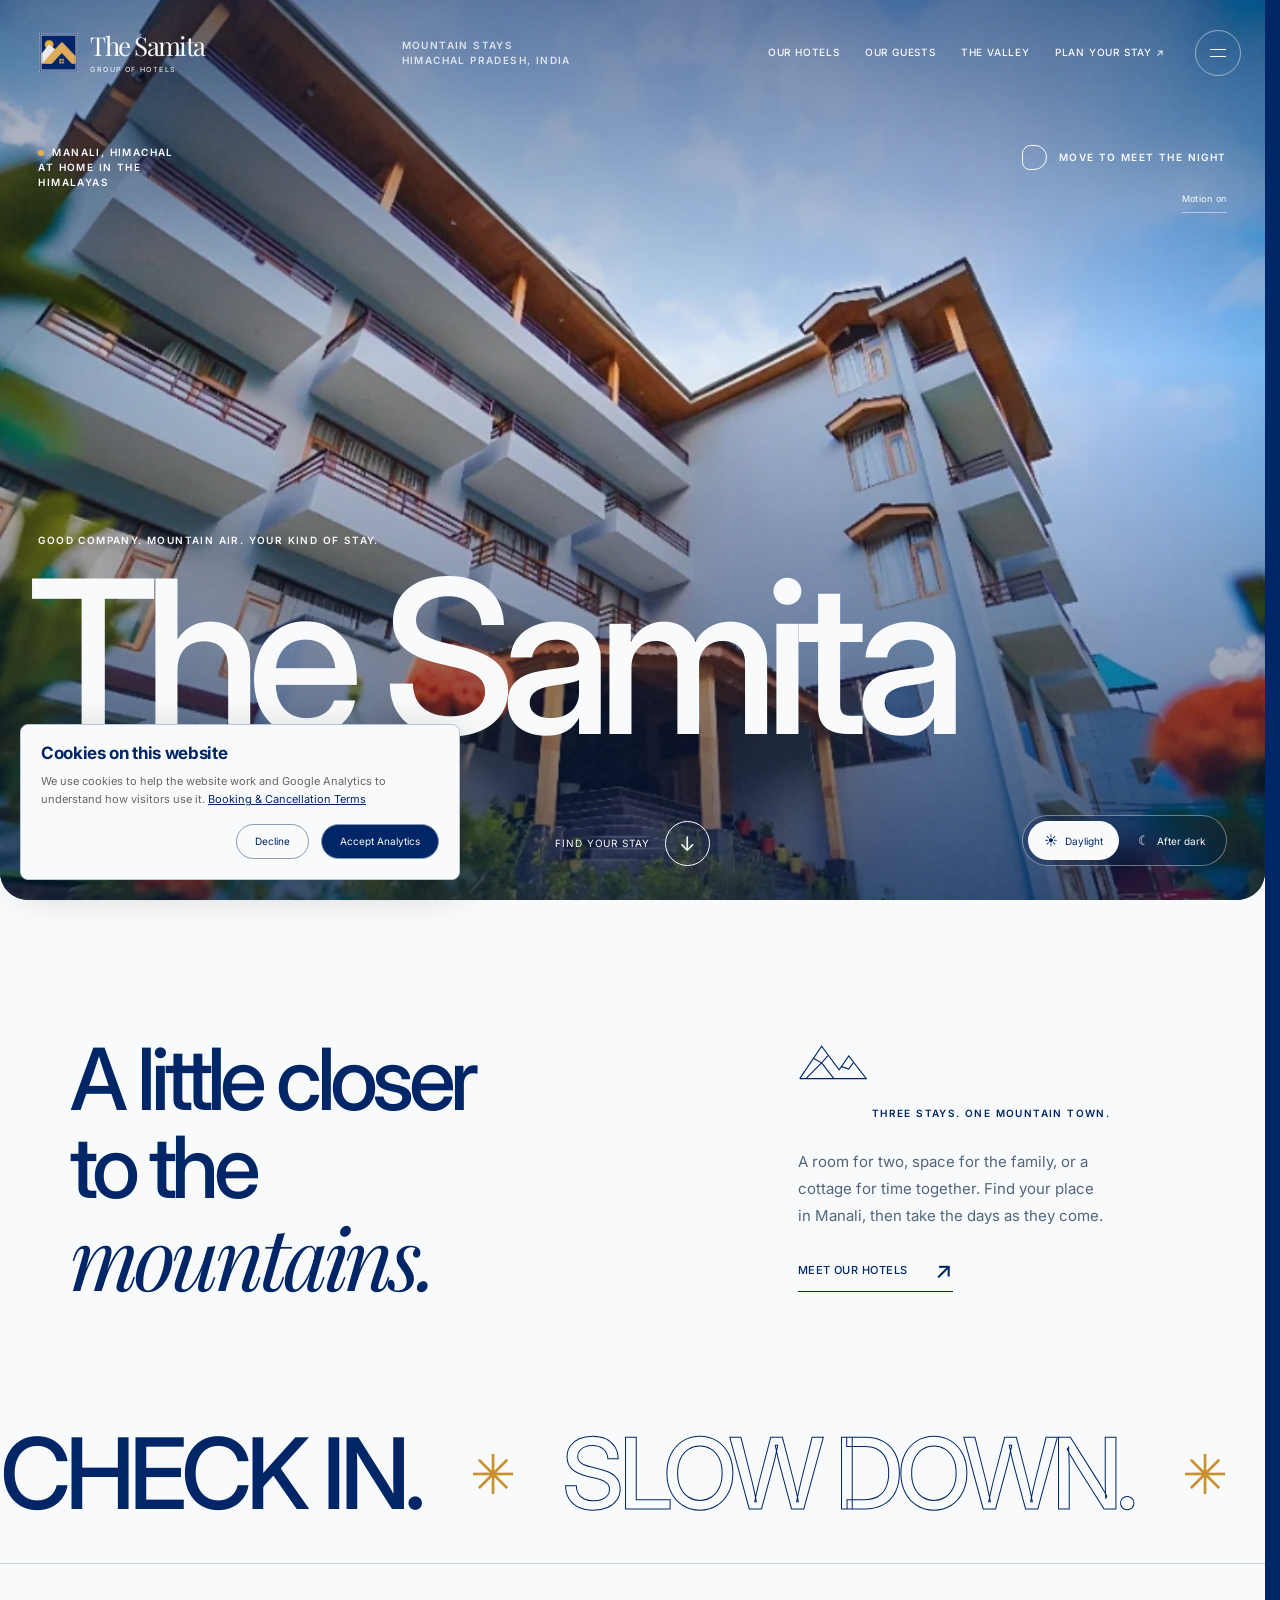
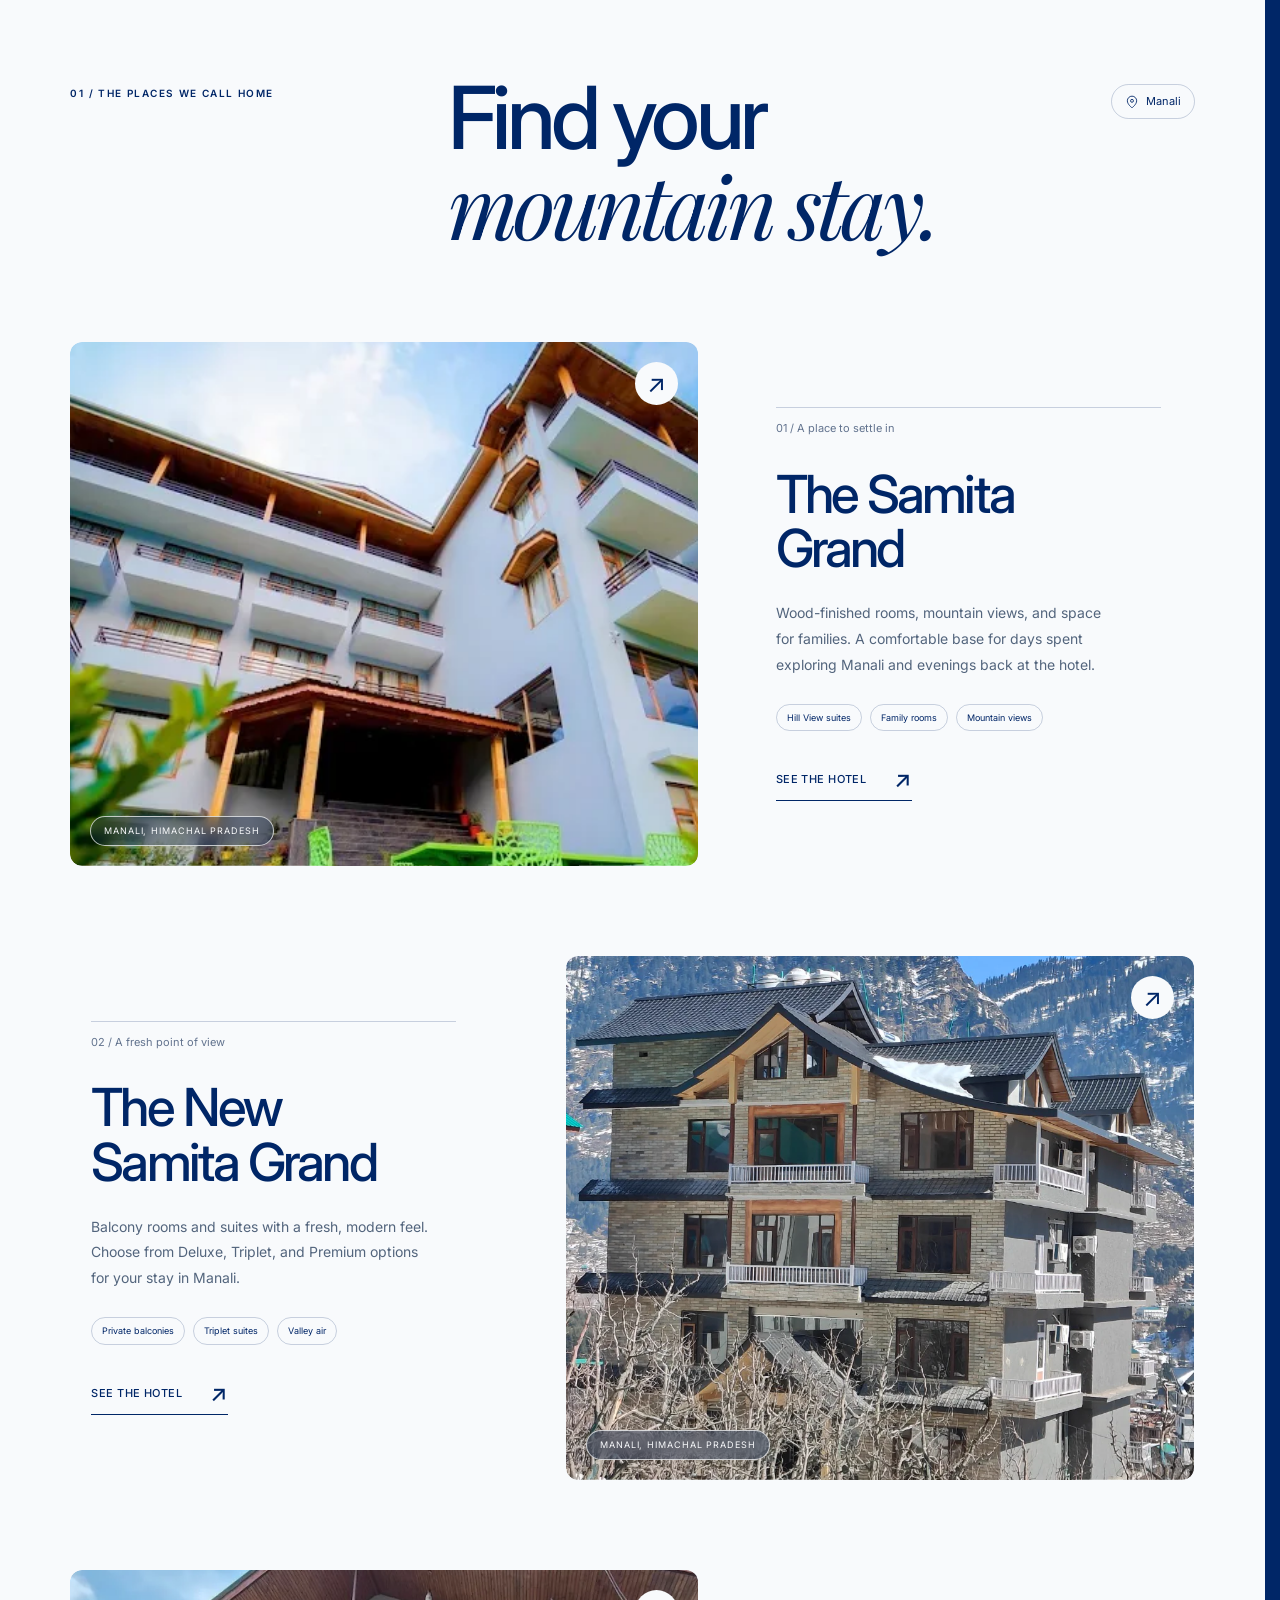
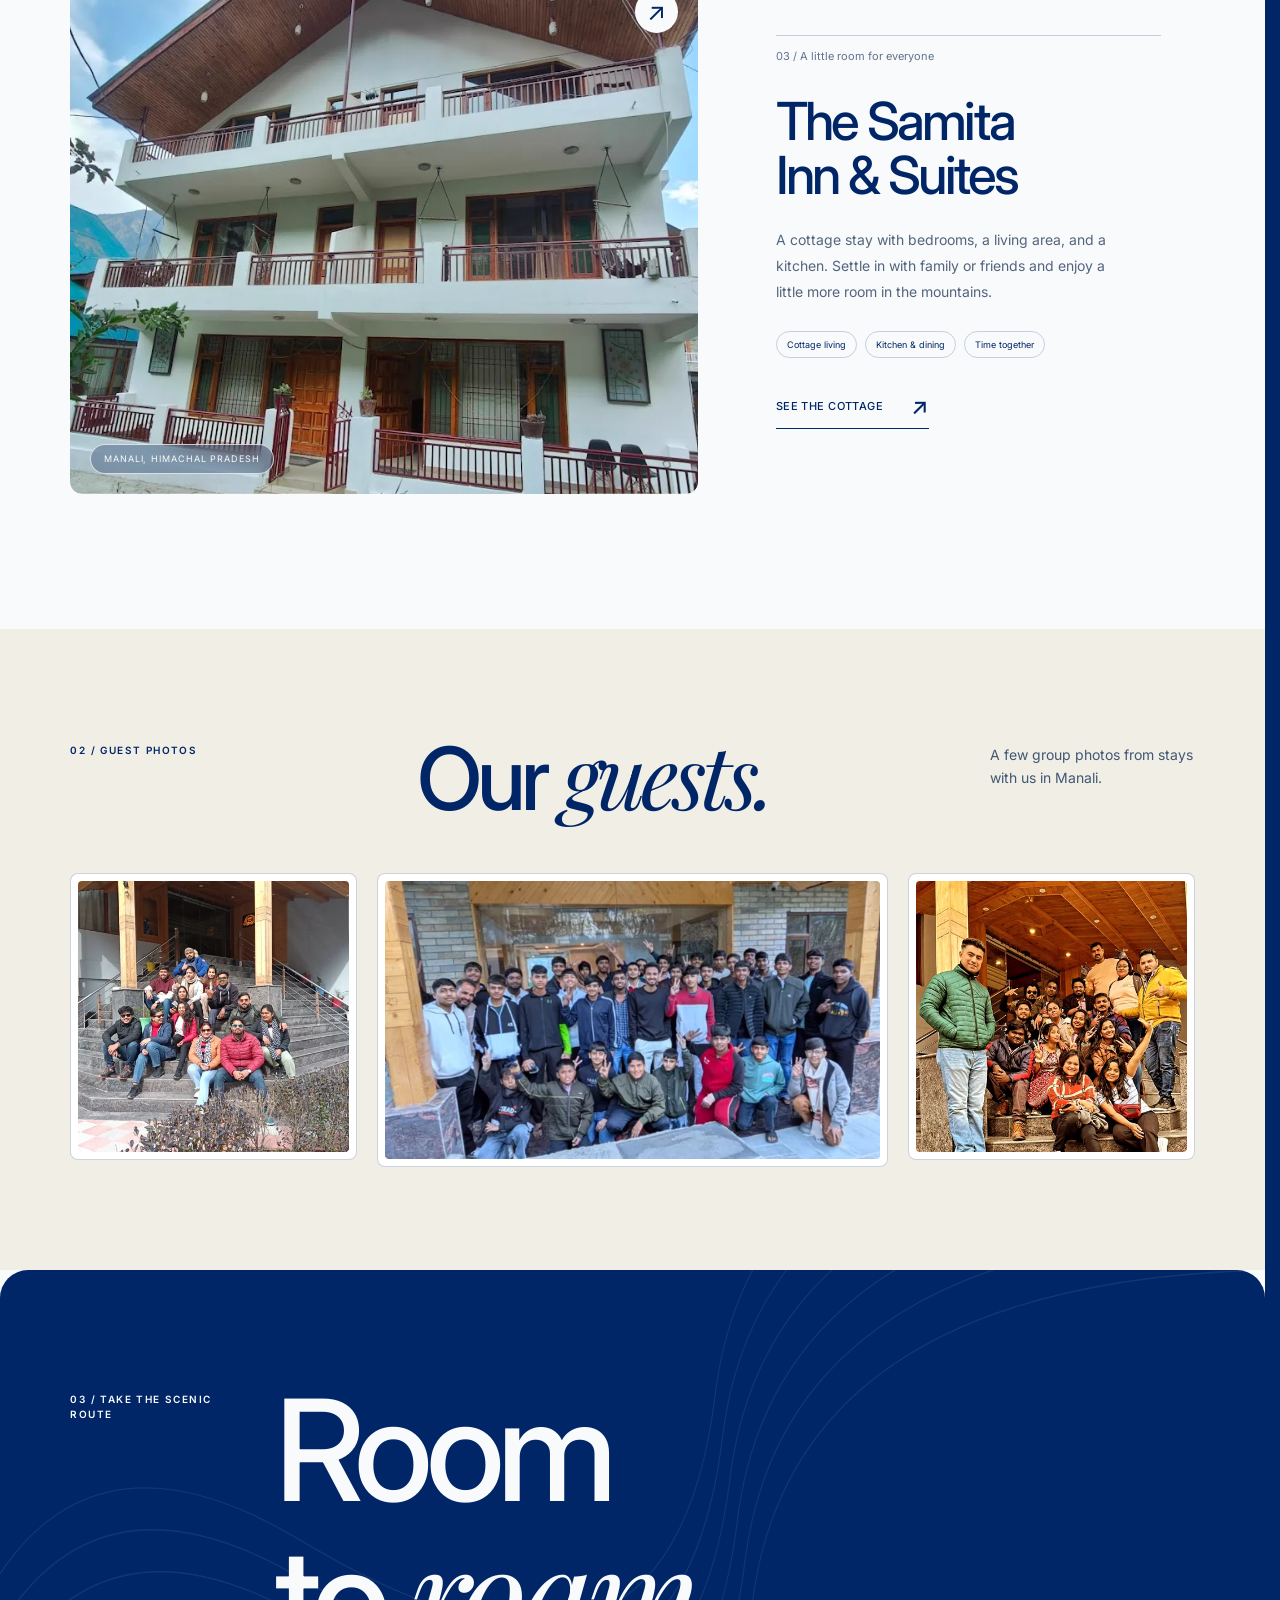
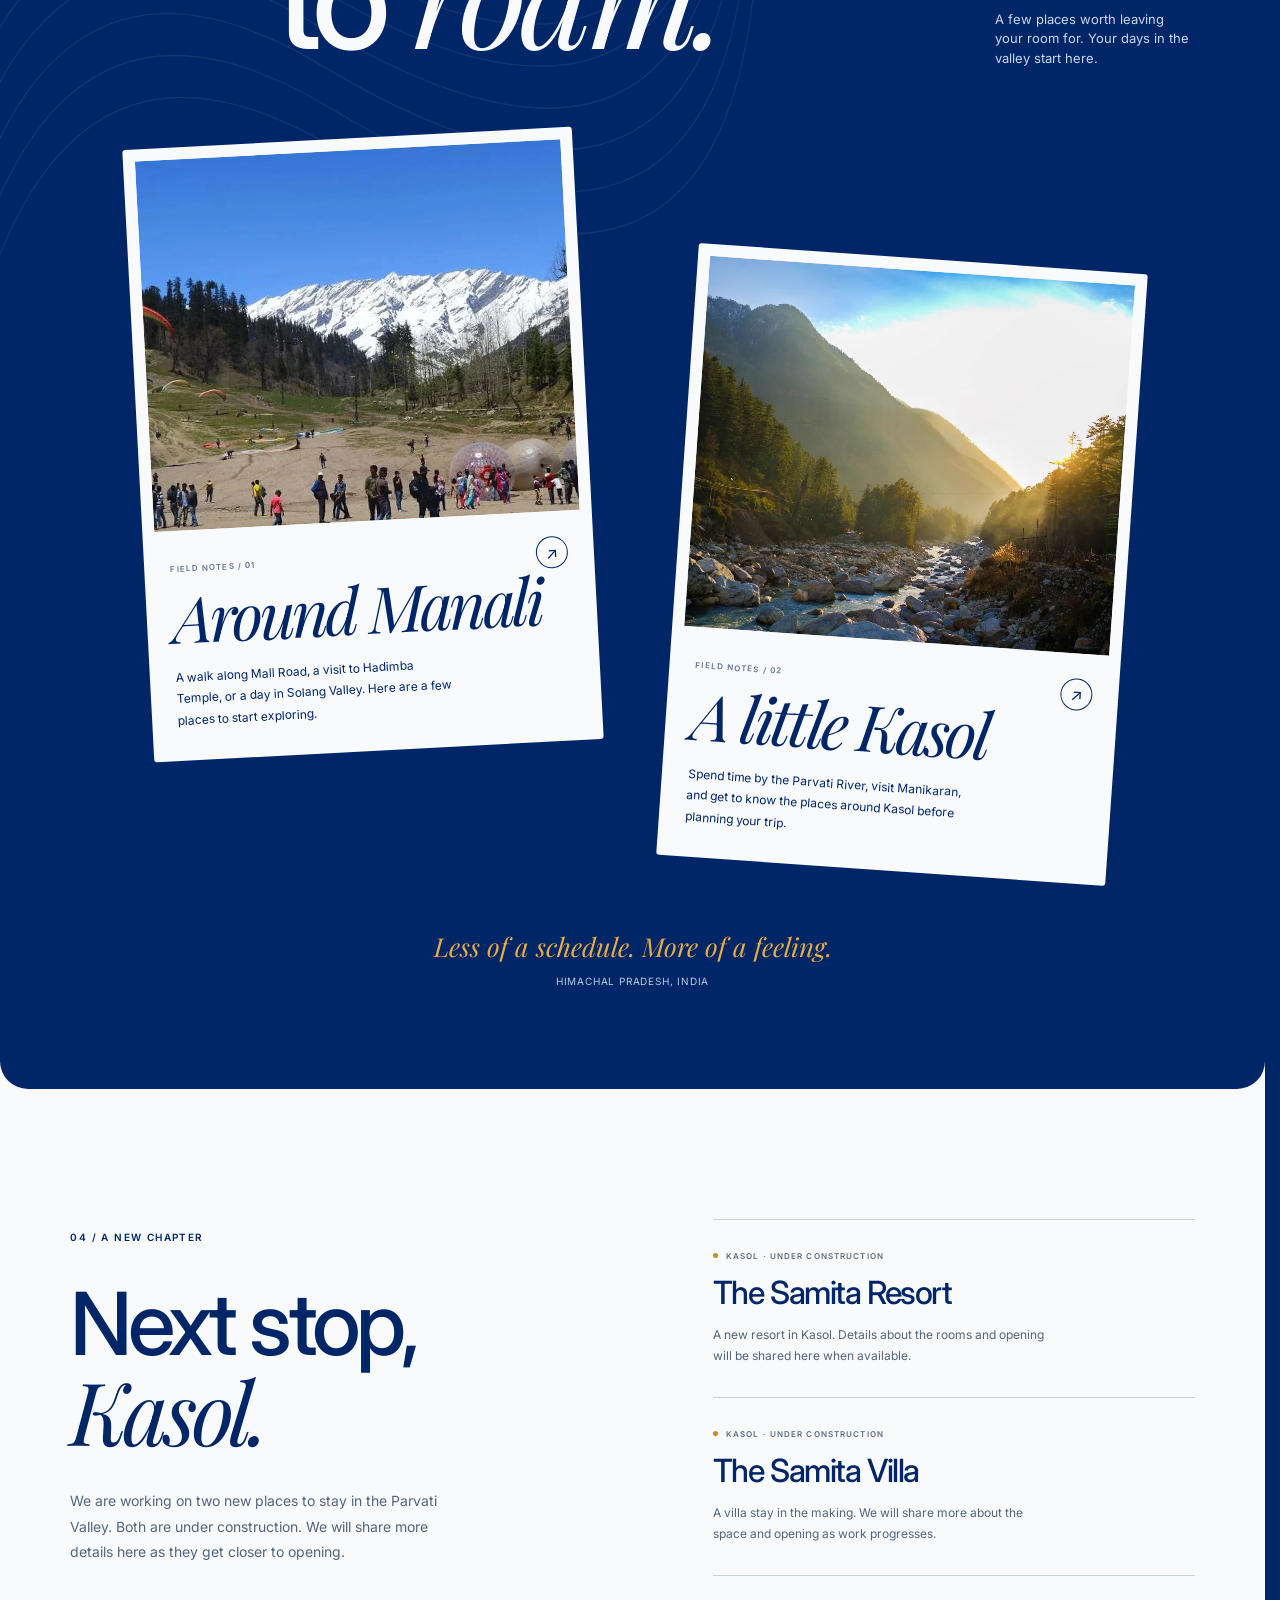
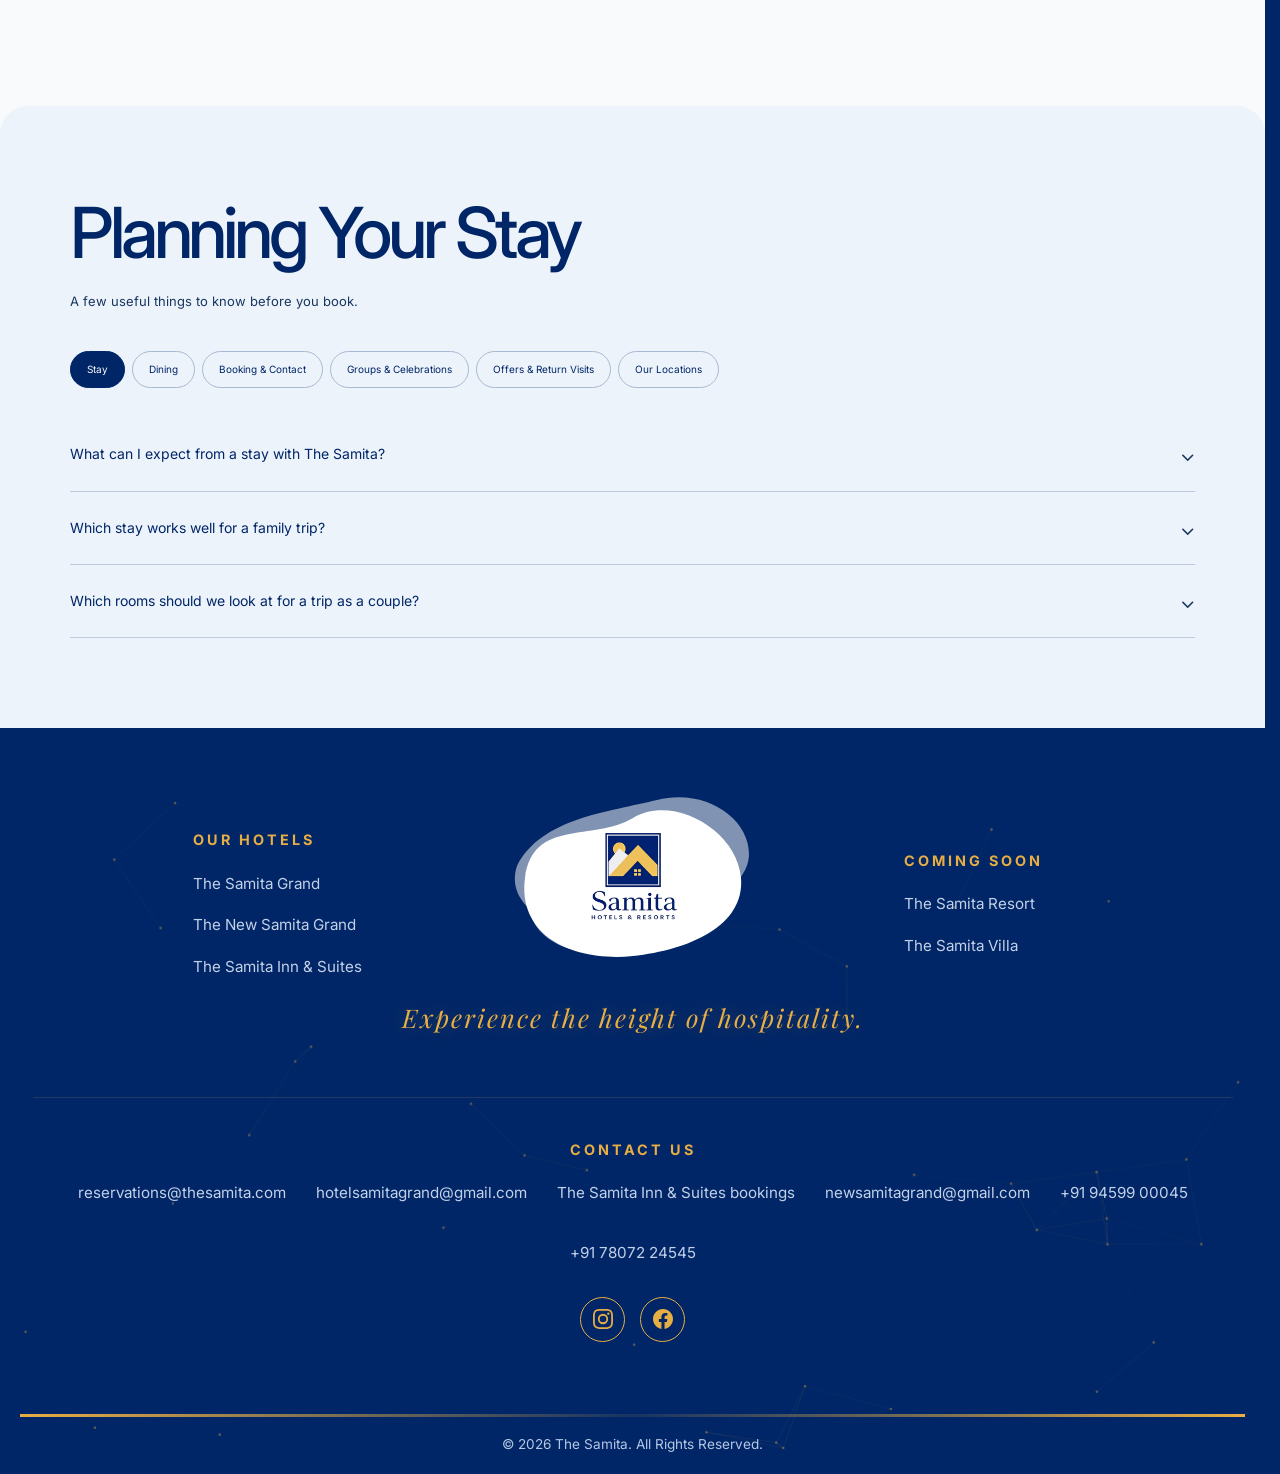
<file: index.html>
<!DOCTYPE html>
<html lang="en" data-intro="welcome">
<head>
    <meta charset="UTF-8">
    <meta name="viewport" content="width=device-width, initial-scale=1.0">
    <script src="motion-preference.js"></script>
    <meta name="theme-color" content="#002667">
    <meta name="description" content="Stay in the mountains with The Samita. Explore our three hotels in Manali, find your room, and plan a little time in Himachal Pradesh.">
    <title>The Samita | Mountain Hotels in Manali</title>
    <link rel="icon" type="image/webp" href="media/square-logo.webp">
    <link rel="preconnect" href="https://fonts.googleapis.com">
    <link rel="preconnect" href="https://fonts.gstatic.com" crossorigin>
    <link href="https://fonts.googleapis.com/css2?family=Inter:wght@100..900&family=Playfair+Display:ital,wght@0,400..900;1,400..900&display=swap" rel="stylesheet">
    <link rel="preload" as="image" href="media/home-day.webp" fetchpriority="high">
    <link rel="preload" as="image" href="media/home-night.webp" fetchpriority="low">
    <link rel="stylesheet" href="styles.css">
    <link rel="stylesheet" href="home.css">
    <link rel="stylesheet" href="intro.css">
    <script async src="https://www.googletagmanager.com/gtag/js?id=G-04P761HMCG"></script>
    <script>
        window.dataLayer=window.dataLayer||[];
        function gtag(){dataLayer.push(arguments);}
        gtag('js',new Date());
        gtag('config','G-04P761HMCG');
    </script>
    <script src="intro.js" defer></script>
    <script src="script.js" defer></script>
    <script src="hero-renderer.js" defer></script>
    <script src="navigation.js" defer></script>
    <script src="home.js" defer></script>
</head>
<body class="samita-home">
    <div id="intro-splash" role="dialog" aria-modal="true" aria-label="Welcome to The Samita">
        <button class="intro-skip" type="button">Skip intro ↗</button>
        <div class="splash-content"><div class="intro-welcome">WELCOME TO</div><div class="intro-brand-wrapper"><div class="intro-brand">The Samita</div><div class="intro-sub-brand">Group of Hotels</div><div class="sparkles-container" aria-hidden="true"><div class="sparkle s1">✦</div><div class="sparkle s2">✦</div><div class="sparkle s3">✦</div><div class="sparkle s4">✦</div><div class="sparkle s5">✦</div></div></div></div>
    </div>
    <a href="#main" class="skip-link">Skip to content</a>
    <div class="scroll-progress" aria-hidden="true"></div>
    <div class="motion-cursor" aria-hidden="true"><span></span></div>
    <div id="samita-wipe-transition" class="samita-wipe-transition active wipe-out" aria-hidden="true">
        <div class="logo-cluster"><img class="wipe-logo" src="media/transition-logo.webp" alt="" width="180" height="180"></div>
    </div>

    <nav class="samita-nav" aria-label="Main navigation">
        <a class="samita-brand" href="index.html" aria-label="The Samita home">
            <img src="media/square-logo.webp" alt="" width="39" height="39">
            <span class="brand-name">The Samita<small>Group of Hotels</small></span>
        </a>
        <span class="nav-location eyebrow">Mountain stays<br>Himachal Pradesh, India</span>
        <div class="desktop-links">
            <a href="#properties">Our hotels</a>
            <a href="#guests">Our guests</a>
            <a href="#the-valley">The valley</a>
            <a href="/booking.html">Plan your stay ↗</a>
        </div>
        <button id="menu-toggle" class="menu-toggle" type="button" aria-label="Open navigation menu" aria-controls="samita-menu" aria-expanded="false"><span></span><span></span></button>
    </nav>
    <div id="samita-menu" class="samita-menu" role="dialog" aria-modal="true" aria-label="Explore The Samita" hidden>
        <button id="menu-close" class="menu-close" type="button" aria-label="Close navigation menu">×</button>
        <span class="eyebrow">Take the scenic route</span>
        <nav class="menu-links" aria-label="Explore">
            <a href="#properties"><span>01</span>Our hotels</a>
            <a href="#guests"><span>02</span>Our guests</a>
            <a href="#the-valley"><span>03</span>Out in the valley</a>
            <a href="#future-projects"><span>04</span>Coming to Kasol</a>
            <a href="#faq-section"><span>05</span>Planning your stay</a>
            <a href="#contact"><span>06</span>Get in touch</a>
        </nav>
        <div class="menu-contact"><a href="tel:+919459900045">+91 94599 00045</a><a href="/booking.html">reservations@thesamita.com</a></div>
    </div>

    <main id="main" tabindex="-1">
        <header class="mountain-hero" id="home-hero" aria-labelledby="hero-title">
            <div class="hero-photograph hero-day" aria-hidden="true"></div>
            <div class="hero-photograph hero-night" aria-hidden="true"></div>
            <div class="hero-lighting" aria-hidden="true"></div>
            <div class="hero-grain" aria-hidden="true"></div>
            <div class="hero-topline">
                <span class="hero-location eyebrow">Manali, Himachal<br>At home in the Himalayas</span>
                <div class="hero-tools"><span class="hero-instruction eyebrow"><i class="aperture-icon" aria-hidden="true"></i><span id="scene-hint">A stay, from day to night</span></span><button id="motion-toggle" class="motion-toggle" type="button" aria-pressed="false">Enable motion</button></div>
            </div>
            <div class="hero-heading">
                <span class="eyebrow">Good company. Mountain air. Your kind of stay.</span>
                <h1 id="hero-title" class="hero-title"><span>The</span> <span>Samita</span></h1>
            </div>
            <div class="hero-bottom">
                <p class="hero-tagline">Experience the height of hospitality.</p>
                <a class="hero-scroll" href="#properties">Find your stay <span class="round-arrow" aria-hidden="true">↓</span></a>
                <div class="scene-switch" role="group" aria-label="Choose the hotel scene">
                    <button id="scene-day" type="button" aria-pressed="true"><span aria-hidden="true">☀</span>Daylight</button>
                    <button id="scene-night" type="button" aria-pressed="false"><span aria-hidden="true">☾</span>After dark</button>
                </div>
            </div>
        </header>

        <section class="intro-section section-shell" aria-labelledby="intro-title">
            <div class="intro-grid">
                <h2 id="intro-title" class="statement" data-reveal>A little closer<br>to the <span class="serif">mountains.</span></h2>
                <div class="intro-aside" data-reveal style="--reveal-delay:120ms">
                    <svg class="mountain-mark" viewBox="0 0 80 50" aria-hidden="true"><path d="M2 44 27 7 47 34 58 18 78 44H2M18 21l9 5 7-8M49 30l9 3 5-7M9 44l18-18 14 18"></path></svg>
                    <span class="eyebrow">Three stays. One mountain town.</span>
                    <p>A room for two, space for the family, or a cottage for time together. Find your place in Manali, then take the days as they come.</p>
                    <a class="text-link" href="#properties">Meet our hotels<span class="link-arrow" aria-hidden="true">↗</span></a>
                </div>
            </div>
        </section>
        <div class="mountain-marquee" aria-label="Check in. Slow down. Look up.">
            <div class="marquee-track" aria-hidden="true">
                <div class="marquee-group"><span>CHECK IN.</span><span class="marquee-star">✳</span><span class="outline">SLOW DOWN.</span><span class="marquee-star">✳</span><span>LOOK UP.</span><span class="marquee-star">✳</span></div>
                <div class="marquee-group"><span>CHECK IN.</span><span class="marquee-star">✳</span><span class="outline">SLOW DOWN.</span><span class="marquee-star">✳</span><span>LOOK UP.</span><span class="marquee-star">✳</span></div>
            </div>
        </div>

        <section id="properties" class="stays-section section-shell" aria-labelledby="stays-title">
            <div class="section-top" data-reveal><span class="eyebrow">01 / The places we call home</span><h2 id="stays-title" class="section-title">Find your<br><span class="serif">mountain stay.</span></h2><span class="section-index"><svg viewBox="0 0 24 24" width="14" height="14" fill="none" stroke="currentColor" stroke-width="1.5" aria-hidden="true"><path d="M20 10c0 6-8 12-8 12S4 16 4 10a8 8 0 1 1 16 0Z"></path><circle cx="12" cy="10" r="2.5"></circle></svg>Manali</span></div>
            <article class="stay-card" data-reveal>
                <a class="stay-photo" href="samita-grand.html" data-cursor="VIEW" aria-label="Explore The Samita Grand">
                    <img src="media/grand-exterior.webp" alt="The Samita Grand in Manali, with balconies, gardens, and outdoor seating" loading="eager" fetchpriority="low" decoding="async" width="680" height="446">
                    <span class="photo-label">Manali, Himachal Pradesh</span><span class="photo-open" aria-hidden="true">↗</span>
                </a>
                <div class="stay-copy"><span class="stay-number">01 / A place to settle in</span><h3>The Samita<br>Grand</h3><p>Wood-finished rooms, mountain views, and space for families. A comfortable base for days spent exploring Manali and evenings back at the hotel.</p><ul class="stay-details"><li>Hill View suites</li><li>Family rooms</li><li>Mountain views</li></ul><a class="text-link" href="samita-grand.html">See the hotel<span class="link-arrow" aria-hidden="true">↗</span></a></div>
            </article>
            <article class="stay-card" data-reveal>
                <a class="stay-photo" href="https://newsamita.com" data-cursor="VIEW" aria-label="Explore The New Samita Grand">
                    <img src="media/new-grand-exterior.webp" alt="Balconies at The New Samita Grand in Manali" loading="eager" fetchpriority="low" decoding="async" width="960" height="960">
                    <span class="photo-label">Manali, Himachal Pradesh</span><span class="photo-open" aria-hidden="true">↗</span>
                </a>
                <div class="stay-copy"><span class="stay-number">02 / A fresh point of view</span><h3>The New<br>Samita Grand</h3><p>Balcony rooms and suites with a fresh, modern feel. Choose from Deluxe, Triplet, and Premium options for your stay in Manali.</p><ul class="stay-details"><li>Private balconies</li><li>Triplet suites</li><li>Valley air</li></ul><a class="text-link" href="https://newsamita.com">See the hotel<span class="link-arrow" aria-hidden="true">↗</span></a></div>
            </article>
            <article class="stay-card" data-reveal>
                <a class="stay-photo" href="samita-inn-suites.html" data-cursor="VIEW" aria-label="Explore The Samita Inn and Suites">
                    <img src="media/inn-exterior.webp" alt="The Samita Inn and Suites cottage in Manali" loading="eager" fetchpriority="low" decoding="async" width="960" height="960">
                    <span class="photo-label">Manali, Himachal Pradesh</span><span class="photo-open" aria-hidden="true">↗</span>
                </a>
                <div class="stay-copy"><span class="stay-number">03 / A little room for everyone</span><h3>The Samita<br>Inn &amp; Suites</h3><p>A cottage stay with bedrooms, a living area, and a kitchen. Settle in with family or friends and enjoy a little more room in the mountains.</p><ul class="stay-details"><li>Cottage living</li><li>Kitchen &amp; dining</li><li>Time together</li></ul><a class="text-link" href="samita-inn-suites.html">See the cottage<span class="link-arrow" aria-hidden="true">↗</span></a></div>
            </article>
        </section>

        <section id="guests" class="guests-section" aria-labelledby="guests-title">
            <div class="section-shell">
                <div class="section-top" data-reveal>
                    <span class="eyebrow">02 / Guest photos</span>
                    <h2 id="guests-title" class="section-title">Our <span class="serif">guests.</span></h2>
                    <p class="guests-note">A few group photos from stays with us in Manali.</p>
                </div>
                <div class="guest-photos">
                    <figure class="guest-photo guest-photo--wide" data-reveal>
                        <img src="media/guests-manali.webp"
                             srcset="media/guests-manali-small.webp 640w, media/guests-manali.webp 1200w"
                             sizes="(max-width: 880px) 89vw, (max-width: 1440px) 42vw, 570px"
                             width="1200" height="675" loading="lazy" decoding="async"
                             alt="A large group of guests gathered in front of the hotel entrance">
                    </figure>
                    <figure class="guest-photo guest-photo--steps" data-reveal>
                        <img src="media/guests-steps.webp"
                             srcset="media/guests-steps-small.webp 480w, media/guests-steps.webp 960w"
                             sizes="(max-width: 540px) 89vw, (max-width: 880px) 43vw, (max-width: 1440px) 23vw, 320px"
                             width="960" height="960" loading="lazy" decoding="async"
                             alt="Guests in winter jackets sitting on the hotel steps in the sun">
                    </figure>
                    <figure class="guest-photo guest-photo--entrance" data-reveal>
                        <img src="media/guests-entrance.webp"
                             srcset="media/guests-entrance-small.webp 480w, media/guests-entrance.webp 825w"
                             sizes="(max-width: 540px) 89vw, (max-width: 880px) 43vw, (max-width: 1440px) 23vw, 320px"
                             width="825" height="826" loading="lazy" decoding="async"
                             alt="Guests posing together on the steps under the wooden porch">
                    </figure>
                </div>
            </div>
        </section>

        <section id="the-valley" class="valley-section" aria-labelledby="valley-title">
            <svg class="valley-lines" viewBox="0 0 1400 700" preserveAspectRatio="none" aria-hidden="true"><path d="M-50 600Q100 100 400 300T800 250 1450 100M-50 630Q100 130 400 330T800 280 1450 130M-50 660Q100 160 400 360T800 310 1450 160M-50 690Q100 190 400 390T800 340 1450 190M-50 720Q100 220 400 420T800 370 1450 220M-50 750Q100 250 400 450T800 400 1450 250"></path></svg>
            <div class="section-shell">
                <div class="section-top" data-reveal><span class="eyebrow">03 / Take the scenic route</span><h2 id="valley-title" class="section-title"><span class="valley-title-line">Room</span> <span class="valley-title-line">to <span class="serif">roam.</span></span></h2><p class="valley-title-note">A few places worth leaving your room for. Your days in the valley start here.</p></div>
                <div class="valley-cards">
                    <a class="field-note" href="discover-manali.html" data-cursor="READ"><div class="field-image"><img src="media/manali-card.webp" alt="The mountains and open valley around Manali" width="960" height="700" loading="lazy"></div><div class="field-info"><span class="eyebrow">Field notes / 01</span><h3>Around Manali</h3><p>A walk along Mall Road, a visit to Hadimba Temple, or a day in Solang Valley. Here are a few places to start exploring.</p><span class="round-arrow" aria-hidden="true">↗</span></div></a>
                    <a class="field-note" href="explore-kasol.html" data-cursor="READ"><div class="field-image"><img src="media/kasol-card.webp" alt="River and forest scenery in the Parvati Valley" width="960" height="700" loading="lazy"></div><div class="field-info"><span class="eyebrow">Field notes / 02</span><h3>A little Kasol</h3><p>Spend time by the Parvati River, visit Manikaran, and get to know the places around Kasol before planning your trip.</p><span class="round-arrow" aria-hidden="true">↗</span></div></a>
                </div>
                <p class="valley-footnote"><span>Less of a schedule. More of a feeling.</span>HIMACHAL PRADESH, INDIA</p>
            </div>
        </section>

        <section id="future-projects" class="coming-section section-shell" aria-labelledby="coming-title">
            <div class="coming-grid">
                <div class="coming-heading" data-reveal><span class="eyebrow">04 / A new chapter</span><h2 id="coming-title" class="section-title">Next stop,<br><span class="serif">Kasol.</span></h2><p>We are working on two new places to stay in the Parvati Valley. Both are under construction. We will share more details here as they get closer to opening.</p></div>
                <div class="coming-list" data-reveal><article class="coming-item"><span class="eyebrow"><i class="status-dot" aria-hidden="true"></i>Kasol · Under construction</span><h3>The Samita Resort</h3><p>A new resort in Kasol. Details about the rooms and opening will be shared here when available.</p></article><article class="coming-item"><span class="eyebrow"><i class="status-dot" aria-hidden="true"></i>Kasol · Under construction</span><h3>The Samita Villa</h3><p>A villa stay in the making. We will share more about the space and opening as work progresses.</p></article></div>
            </div>
        </section>
    <!-- FAQ SECTION -->
    <section id="faq-section" class="section-faq pattern-bg-light" style="padding: 80px 0;">
        <div class="container">
            <div class="section-heading" style="margin-bottom: 40px;">
                <h2 style="font-size: 3rem; margin-bottom: 10px; font-weight: 300; font-family: var(--font-heading);">Planning Your Stay</h2>
                <span style="color: var(--dark); font-size: 1.1rem; display: block; margin-bottom: 25px;">A few useful things to know before you book.</span>
            </div>

            <div class="faq-tabs-container">
                <button class="faq-tab active" data-target="faq-stay">Stay</button>

                <button class="faq-tab" data-target="faq-dining">Dining</button>
                <button class="faq-tab" data-target="faq-reservations">Booking &amp; Contact</button>
                <button class="faq-tab" data-target="faq-events">Groups &amp; Celebrations</button>
                <button class="faq-tab" data-target="faq-offers">Offers &amp; Return Visits</button>
                <button class="faq-tab" data-target="faq-brand">Our Locations</button>
            </div>

            <div class="faq-content-container" style="max-width: 1000px; margin: 30px 0 0;">
                <!-- Stay Tab -->
                <div id="faq-stay" class="faq-tab-content active">
                    <div class="faq-accordion-item">
                        <button class="faq-question">What can I expect from a stay with The Samita? <span class="chevron">&#8964;</span></button>
                        <div class="faq-answer"><div class="faq-answer-inner"><p>We have three hotels in Manali, with a choice of rooms, suites, and cottage spaces. Whether you are travelling as a couple, with friends, or with family, you can choose the stay that fits your trip and use it as a base for exploring the mountains.</p></div></div>
                    </div>
                    <div class="faq-accordion-item">
                        <button class="faq-question">Which stay works well for a family trip? <span class="chevron">&#8964;</span></button>
                        <div class="faq-answer"><div class="faq-answer-inner"><p>The Family Suite at The Samita Grand has two connected rooms. The Samita Inn &amp; Suites has bedrooms and living spaces for time together. Tell us how many people are travelling, including children, and we can help you check the room options.</p></div></div>
                    </div>
                    <div class="faq-accordion-item">
                        <button class="faq-question">Which rooms should we look at for a trip as a couple? <span class="chevron">&#8964;</span></button>
                        <div class="faq-answer"><div class="faq-answer-inner"><p>Take a look at the Deluxe and Premium suites at The Samita Grand and The New Samita Grand for balcony and mountain-view options. Contact the hotel to check the room details and availability for your dates.</p></div></div>
                    </div>
                </div>



                <!-- Dining Tab -->
                <div id="faq-dining" class="faq-tab-content">
                    <div class="faq-accordion-item">
                        <button class="faq-question">How can I check the meal options at my hotel? <span class="chevron">&#8964;</span></button>
                        <div class="faq-answer"><div class="faq-answer-inner"><p>Contact the hotel you plan to stay at for meal options and timings. If you are booking a package, ask which meals are included so you know what to expect before you arrive.</p></div></div>
                    </div>
                    <div class="faq-accordion-item">
                        <button class="faq-question">Can I ask about dietary needs before booking? <span class="chevron">&#8964;</span></button>
                        <div class="faq-answer"><div class="faq-answer-inner"><p>Please tell the hotel about any dietary needs or food allergies before you book. The team can check what the kitchen is able to prepare and discuss the options with you.</p></div></div>
                    </div>
                </div>

                <!-- Reservations & Support Tab -->
                <div id="faq-reservations" class="faq-tab-content">
                    <div class="faq-accordion-item">
                        <button class="faq-question">How do I get in touch to book a stay? <span class="chevron">&#8964;</span></button>
                        <div class="faq-answer"><div class="faq-answer-inner"><p>Call or email us using the details below, or use the WhatsApp button on this page. Share your travel dates, the number of guests, and your preferred hotel so we can check availability.</p>
                        <a href="#contact" class="btn-gold stagger-text" style="display: inline-block; margin-top: 15px; padding: 8px 20px; font-size: 0.85rem;">Contact Us</a>
                        </div></div>
                    </div>
                    <div class="faq-accordion-item">
                        <button class="faq-question">How can I pay for my booking? <span class="chevron">&#8964;</span></button>
                        <div class="faq-answer"><div class="faq-answer-inner"><p>The reservations team can confirm the payment methods available for your booking, any advance payment needed, and when the balance is due. Please check these details when confirming your stay.</p></div></div>
                    </div>
                </div>

                <!-- Events & Celebrations Tab -->
                <div id="faq-events" class="faq-tab-content">
                    <div class="faq-accordion-item">
                        <button class="faq-question">Can I enquire about a group stay or work trip? <span class="chevron">&#8964;</span></button>
                        <div class="faq-answer"><div class="faq-answer-inner"><p>Get in touch with your dates, group size, and any meeting or dining needs. We can check room availability and discuss which hotel and arrangements would suit your group.</p></div></div>
                    </div>
                    <div class="faq-accordion-item">
                        <button class="faq-question">Can I ask about a stay for a celebration? <span class="chevron">&#8964;</span></button>
                        <div class="faq-answer"><div class="faq-answer-inner"><p>If you are planning a birthday, anniversary, or festive break, tell us what you have in mind when you enquire. The hotel can confirm which arrangements and packages are available for your dates.</p></div></div>
                    </div>
                </div>

                <!-- Offers & Loyalty Tab -->
                <div id="faq-offers" class="faq-tab-content">
                    <div class="faq-accordion-item">
                        <button class="faq-question">Where can I check offers or rates for a return visit? <span class="chevron">&#8964;</span></button>
                        <div class="faq-answer"><div class="faq-answer-inner"><p>Contact us for the current rates and any offers for your travel dates. If you have stayed with us before, let the reservations team know when you get in touch.</p></div></div>
                    </div>
                </div>

                <!-- Brand Tab -->
                <div id="faq-brand" class="faq-tab-content">
                    <div class="faq-accordion-item">
                        <button class="faq-question">Where are The Samita hotels? <span class="chevron">&#8964;</span></button>
                        <div class="faq-answer"><div class="faq-answer-inner"><p>The Samita Grand, The New Samita Grand, and The Samita Inn &amp; Suites are in Manali, Himachal Pradesh. The Samita Resort and The Samita Villa in Kasol are under construction and are not open for stays yet.</p></div></div>
                    </div>
                </div>
            </div>
        </div>
    </section>


    </main>
    <footer id="contact" class="luxury-footer full-page-footer">
        <canvas id="footer-network"></canvas>

        <div class="footer-grid-container" style="position: relative; z-index: 2;">
            <div class="footer-node node-tl">
                <h4>Our Hotels</h4>
                <a href="samita-grand.html" class="stagger-text">The Samita Grand</a>
                <a href="https://newsamita.com" class="stagger-text">The New Samita Grand</a>
                <a href="samita-inn-suites.html" class="stagger-text">The Samita Inn & Suites</a>
            </div>

            <div class="footer-center-node">
                <div class="logo-wrapper-footer">
                    <a href="index.html"><img src="media/footer-logo.webp" alt="The Samita Group" class="footer-logo"></a>
                </div>
                <p class="designer-tagline">Experience the height of hospitality.</p>
            </div>

            <div class="footer-node node-tr">
                <h4>Coming Soon</h4>
                <a href="#future-projects" class="stagger-text">The Samita Resort</a>
                <a href="#future-projects" class="stagger-text">The Samita Villa</a>
            </div>

            <div class="footer-node node-bottom-contact">
                <h4>Contact Us</h4>
                <div class="contact-links-inline">
                    <a href="/booking.html" class="stagger-text">reservations@thesamita.com</a>
                    <a href="/booking.html?hotel=grand" class="stagger-text">hotelsamitagrand@gmail.com</a>
                    <a href="/booking-inn.html" class="stagger-text">The Samita Inn &amp; Suites bookings</a>
                    <a href="/booking.html?hotel=new-grand" class="stagger-text">newsamitagrand@gmail.com</a>
                    <a href="tel:+919459900045" class="stagger-text">+91 94599 00045</a>
                    <a href="tel:+917807224545" class="stagger-text">+91 78072 24545</a>

                </div>
                <div class="socials-tab centered-socials">
                    <a href="https://www.instagram.com/thesamitagrand/" target="_blank" class="social-icon"><svg viewBox="0 0 24 24"><path d="M12 2.163c3.204 0 3.584.012 4.85.07 3.252.148 4.771 1.691 4.919 4.919.058 1.265.069 1.645.069 4.849 0 3.205-.012 3.584-.069 4.849-.149 3.225-1.664 4.771-4.919 4.919-1.266.058-1.644.07-4.85.07-3.204 0-3.584-.012-4.849-.07-3.26-.149-4.771-1.699-4.919-4.92-.058-1.265-.07-1.644-.07-4.849 0-3.204.013-3.583.07-4.849.149-3.227 1.664-4.771 4.919-4.919 1.266-.057 1.645-.069 4.849-.069zM12 0C8.741 0 8.333.014 7.053.072 2.695.272.273 2.69.073 7.052.014 8.333 0 8.741 0 12c0 3.259.014 3.668.072 4.948.2 4.358 2.618 6.78 6.98 6.98C8.333 23.986 8.741 24 12 24c3.259 0 3.668-.014 4.948-.072 4.354-.2 6.782-2.618 6.979-6.98.059-1.28.073-1.689.073-4.948 0-3.259-.014-3.667-.072-4.947-.196-4.354-2.617-6.78-6.979-6.98C15.668.014 15.259 0 12 0zm0 5.838a6.162 6.162 0 100 12.324 6.162 6.162 0 000-12.324zM12 16a4 4 0 110-8 4 4 0 010 8zm6.406-11.845a1.44 1.44 0 100 2.881 1.44 1.44 0 000-2.881z"/></svg></a>
                    <a href="https://www.facebook.com/thesamitagrand/" target="_blank" class="social-icon"><svg viewBox="0 0 24 24"><path d="M24 12.073c0-6.627-5.373-12-12-12s-12 5.373-12 12c0 5.99 4.388 10.954 10.125 11.854v-8.385H7.078v-3.47h3.047V9.43c0-3.007 1.792-4.669 4.533-4.669 1.312 0 2.686.235 2.686.235v2.953H15.83c-1.491 0-1.956.925-1.956 1.874v2.25h3.328l-.532 3.47h-2.796v8.385C19.612 23.027 24 18.062 24 12.073z"/></svg></a>
                </div>
            </div>
        </div>

        <div class="footer-bottom-copyright">
            <p>&copy; 2026 The Samita. All Rights Reserved.</p>
        </div>
    </footer>
    <!-- Cookie Banner -->
    <div id="cookie-banner" class="cookie-banner">
        <div class="cookie-content">
            <h4>Cookies on this website</h4>
            <p>We use cookies to help the website work and Google Analytics to understand how visitors use it. <a href="cancellation-policy.html" style="color: var(--gold); text-decoration: underline;">Booking &amp; Cancellation Terms</a></p>
        </div>
        <div class="cookie-buttons">
            <button id="decline-cookies" class="cookie-btn decline">Decline</button>
            <button id="accept-cookies" class="cookie-btn accept">Accept Analytics</button>
        </div>
    </div>
    <!-- Floating Action Button -->
    <div class="fab-container">
        <div class="fab-options">
            <a href="tel:9459900045" class="fab-option" title="Call Us">
                <svg viewBox="0 0 24 24" width="22" height="22" stroke="currentColor" stroke-width="2" fill="none" stroke-linecap="round" stroke-linejoin="round"><path d="M22 16.92v3a2 2 0 0 1-2.18 2 19.79 19.79 0 0 1-8.63-3.07 19.5 19.5 0 0 1-6-6 19.79 19.79 0 0 1-3.07-8.67A2 2 0 0 1 4.11 2h3a2 2 0 0 1 2 1.72 12.84 12.84 0 0 0 .7 2.81 2 2 0 0 1-.45 2.11L8.09 9.91a16 16 0 0 0 6 6l1.27-1.27a2 2 0 0 1 2.11-.45 12.84 12.84 0 0 0 2.81.7A2 2 0 0 1 22 16.92z"></path></svg>
            </a>
            <a href="/booking.html" class="fab-option" title="Email Us">
                <svg viewBox="0 0 24 24" width="22" height="22" stroke="currentColor" stroke-width="2" fill="none" stroke-linecap="round" stroke-linejoin="round"><path d="M4 4h16c1.1 0 2 .9 2 2v12c0 1.1-.9 2-2 2H4c-1.1 0-2-.9-2-2V6c0-1.1.9-2 2-2z"></path><polyline points="22,6 12,13 2,6"></polyline></svg>
            </a>
            <a href="https://wa.me/message/C3ID7YF2EN5YC1" target="_blank" class="fab-option" title="WhatsApp">
                <svg viewBox="0 0 24 24" width="22" height="22" stroke="currentColor" stroke-width="2" fill="none" stroke-linecap="round" stroke-linejoin="round"><path d="M21 11.5a8.38 8.38 0 0 1-.9 3.8 8.5 8.5 0 0 1-7.6 4.7 8.38 8.38 0 0 1-3.8-.9L3 21l1.9-5.7a8.38 8.38 0 0 1-.9-3.8 8.5 8.5 0 0 1 4.7-7.6 8.38 8.38 0 0 1 3.8-.9h.5a8.48 8.48 0 0 1 8 8v.5z"></path></svg>
            </a>
        </div>
        <button class="fab-main" id="fab-main">
            <svg class="fab-icon-message" viewBox="0 0 24 24" width="26" height="26" stroke="currentColor" stroke-width="2" fill="none" stroke-linecap="round" stroke-linejoin="round"><path d="M21 15a2 2 0 0 1-2 2H7l-4 4V5a2 2 0 0 1 2-2h14a2 2 0 0 1 2 2z"></path></svg>
            <svg class="fab-icon-close" viewBox="0 0 24 24" width="26" height="26" stroke="currentColor" stroke-width="2" fill="none" stroke-linecap="round" stroke-linejoin="round" style="display:none;"><line x1="18" y1="6" x2="6" y2="18"></line><line x1="6" y1="6" x2="18" y2="18"></line></svg>
        </button>
    </div>

</body>
</html>
</file>
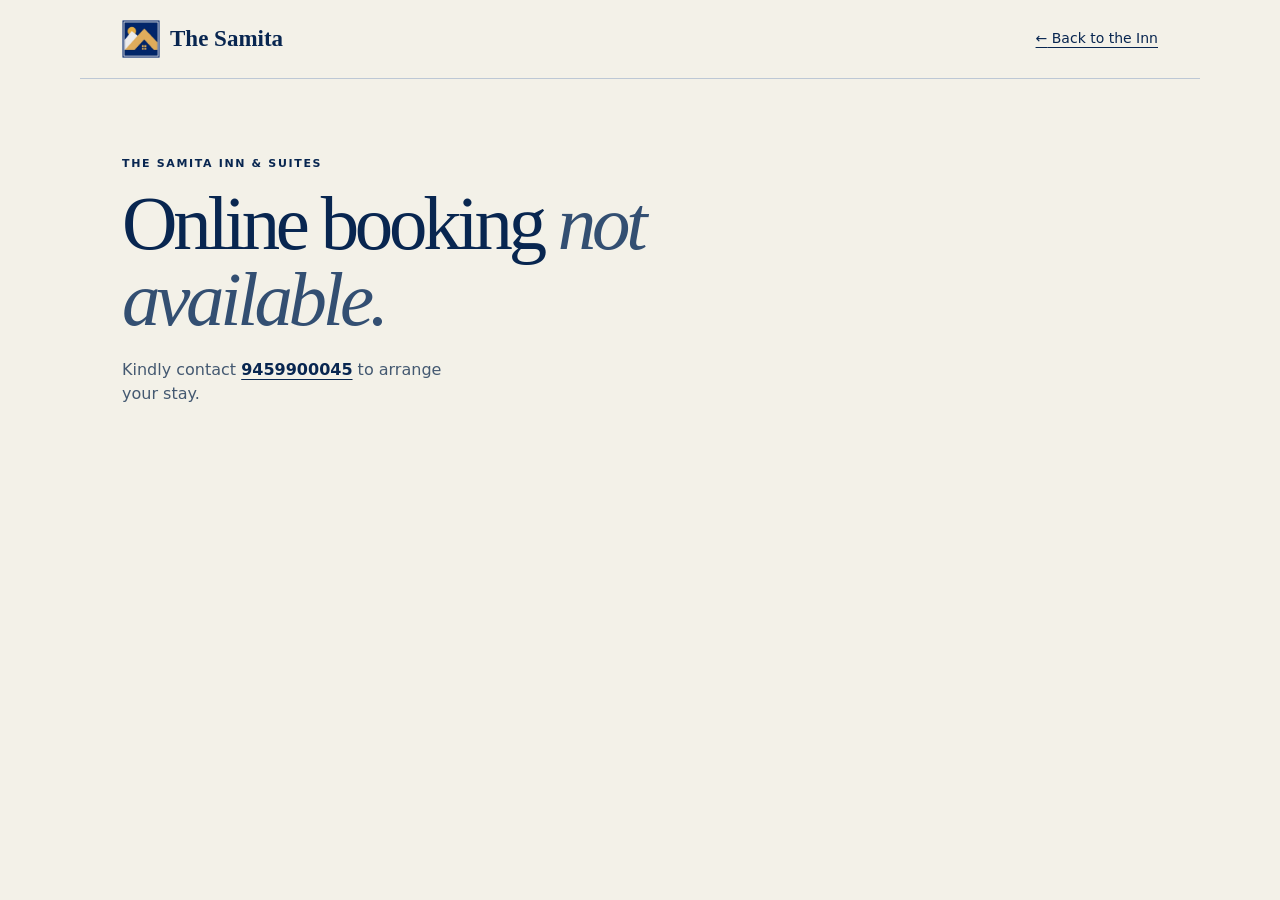
<file: booking-inn.html>
<!DOCTYPE html>
<html lang="en">
<head>
    <meta charset="utf-8">
    <meta name="viewport" content="width=device-width, initial-scale=1">
    <meta name="theme-color" content="#082650">
    <title>Bookings | The Samita Inn &amp; Suites</title>
    <link rel="icon" type="image/webp" href="/media/square-logo.webp">
    <link rel="stylesheet" href="/booking.css">
</head>
<body>
    <header class="booking-nav">
        <a class="booking-brand" href="/">
            <img src="/media/square-logo.webp" width="38" height="38" alt="">
            <span>The Samita</span>
        </a>
        <a class="booking-back" href="/samita-inn-suites.html"><span aria-hidden="true">←</span> Back to the Inn</a>
    </header>
    <main class="booking-layout booking-phone-layout">
        <div class="booking-intro">
            <p class="booking-kicker">The Samita Inn &amp; Suites</p>
            <h1>Online booking <em>not available.</em></h1>
            <p>Kindly contact <a href="tel:+919459900045">9459900045</a> to arrange your stay.</p>
        </div>
    </main>
</body>
</html>
</file>
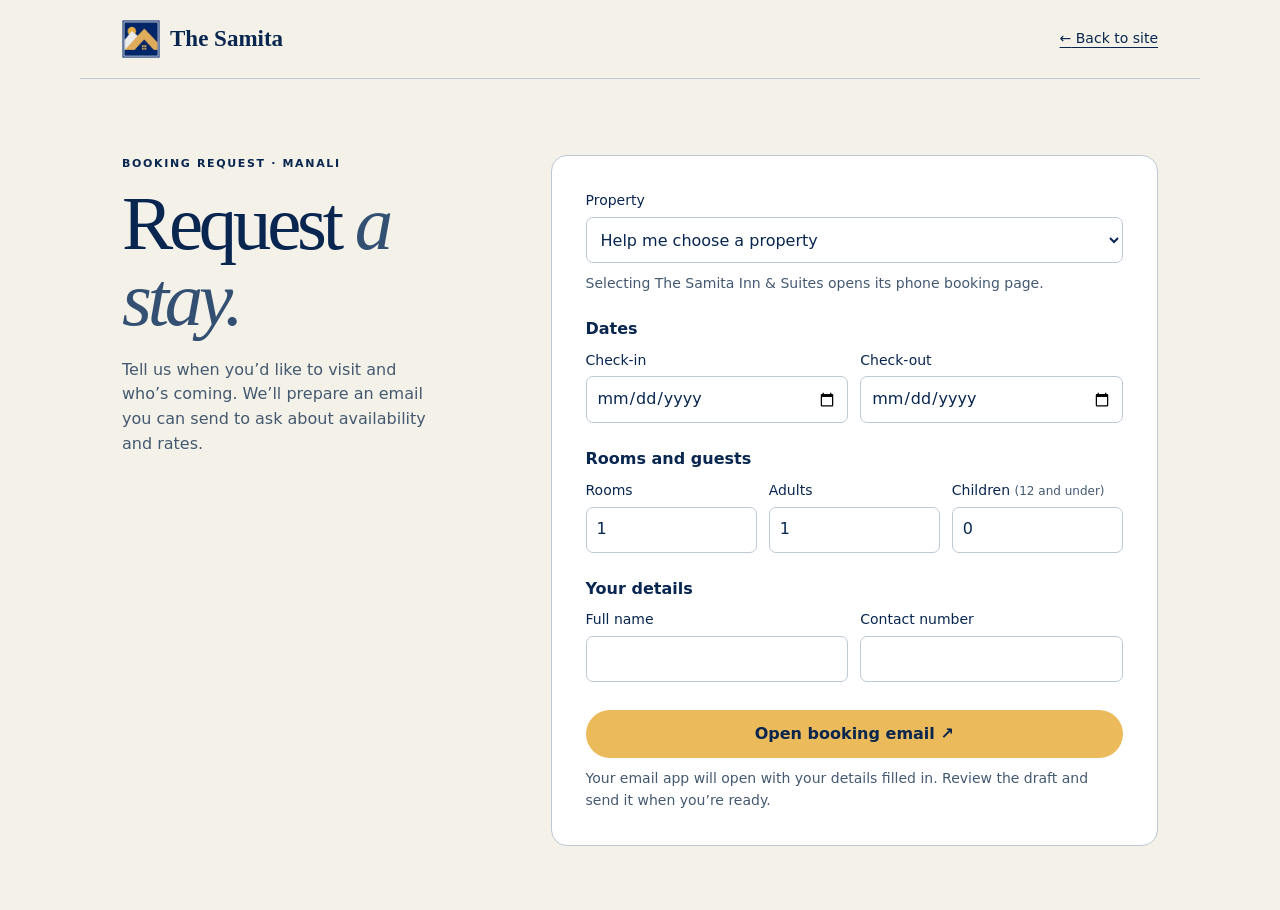
<file: booking.html>
<!DOCTYPE html>
<html lang="en">
<head>
    <meta charset="utf-8">
    <meta name="viewport" content="width=device-width, initial-scale=1">
    <meta name="theme-color" content="#082650">
    <meta name="description" content="Send The Samita a booking request for your stay in Manali.">
    <title>Booking Request | The Samita</title>
    <link rel="icon" type="image/webp" href="/media/square-logo.webp">
    <link rel="stylesheet" href="/booking.css">
    <script src="/booking.js" defer></script>
</head>
<body>
    <header class="booking-nav">
        <a class="booking-brand" href="/">
            <img src="/media/square-logo.webp" width="38" height="38" alt="">
            <span>The Samita</span>
        </a>
        <a class="booking-back" href="/"><span aria-hidden="true">←</span> Back to site</a>
    </header>
    <main class="booking-layout">
        <div class="booking-intro">
            <p class="booking-kicker">Booking request · Manali</p>
            <h1>Request <em>a stay.</em></h1>
            <p>Tell us when you’d like to visit and who’s coming. We’ll prepare an email you can send to ask about availability and rates.</p>
        </div>
        <form id="booking-form" class="booking-card" method="post" data-hotel="any">
            <fieldset id="booking-fields" class="booking-fields" disabled>
                <div class="booking-field">
                    <label for="booking-hotel">Property</label>
                    <select id="booking-hotel" name="hotel" aria-describedby="booking-hotel-note">
                        <option value="any">Help me choose a property</option>
                        <option value="grand">The Samita Grand</option>
                        <option value="inn">The Samita Inn &amp; Suites</option>
                        <option value="new-grand">The New Samita Grand</option>
                    </select>
                    <p id="booking-hotel-note" class="booking-note">Selecting The Samita Inn &amp; Suites opens its phone booking page.</p>
                </div>
                <fieldset class="booking-group">
                    <legend>Dates</legend>
                    <div class="booking-grid booking-grid--dates">
                        <div class="booking-field">
                            <label for="booking-check-in">Check-in</label>
                            <input id="booking-check-in" name="checkIn" type="date" required>
                        </div>
                        <div class="booking-field">
                            <label for="booking-check-out">Check-out</label>
                            <input id="booking-check-out" name="checkOut" type="date" required>
                        </div>
                    </div>
                </fieldset>
                <fieldset class="booking-group">
                    <legend>Rooms and guests</legend>
                    <div class="booking-grid booking-grid--counts">
                        <div class="booking-field">
                            <label for="booking-rooms">Rooms</label>
                            <input id="booking-rooms" name="rooms" type="number" inputmode="numeric" min="1" step="1" value="1" required>
                        </div>
                        <div class="booking-field">
                            <label for="booking-adults">Adults</label>
                            <input id="booking-adults" name="adults" type="number" inputmode="numeric" min="1" step="1" value="1" required>
                        </div>
                        <div class="booking-field">
                            <label for="booking-children">Children <small>(12 and under)</small></label>
                            <input id="booking-children" name="children" type="number" inputmode="numeric" min="0" step="1" value="0" required>
                        </div>
                    </div>
                </fieldset>
                <fieldset class="booking-group">
                    <legend>Your details</legend>
                    <div class="booking-grid booking-grid--contact">
                        <div class="booking-field">
                            <label for="booking-name">Full name</label>
                            <input id="booking-name" name="guestName" type="text" autocomplete="name" maxlength="100" required>
                        </div>
                        <div class="booking-field">
                            <label for="booking-phone">Contact number</label>
                            <input id="booking-phone" name="contactNumber" type="tel" autocomplete="tel" maxlength="35" required>
                        </div>
                    </div>
                </fieldset>
                <button class="booking-submit" type="submit">Open booking email <span aria-hidden="true">↗</span></button>
                <p class="booking-note">Your email app will open with your details filled in. Review the draft and send it when you’re ready.</p>
            </fieldset>
            <noscript><p>Enable JavaScript to prepare your email, or <a href="tel:+919459900045">call +91 94599 00045</a> to ask about a stay.</p></noscript>
            <div id="booking-draft" class="booking-draft" hidden>
                <p role="status">Your booking email is ready. If your email app didn’t open, you can open the draft again or copy the details.</p>
                <a id="booking-draft-link">Open email draft ↗</a>
                <details>
                    <summary>View details to copy</summary>
                    <textarea id="booking-draft-text" aria-label="Prepared booking request" rows="8" readonly></textarea>
                </details>
            </div>
        </form>
    </main>
</body>
</html>
</file>
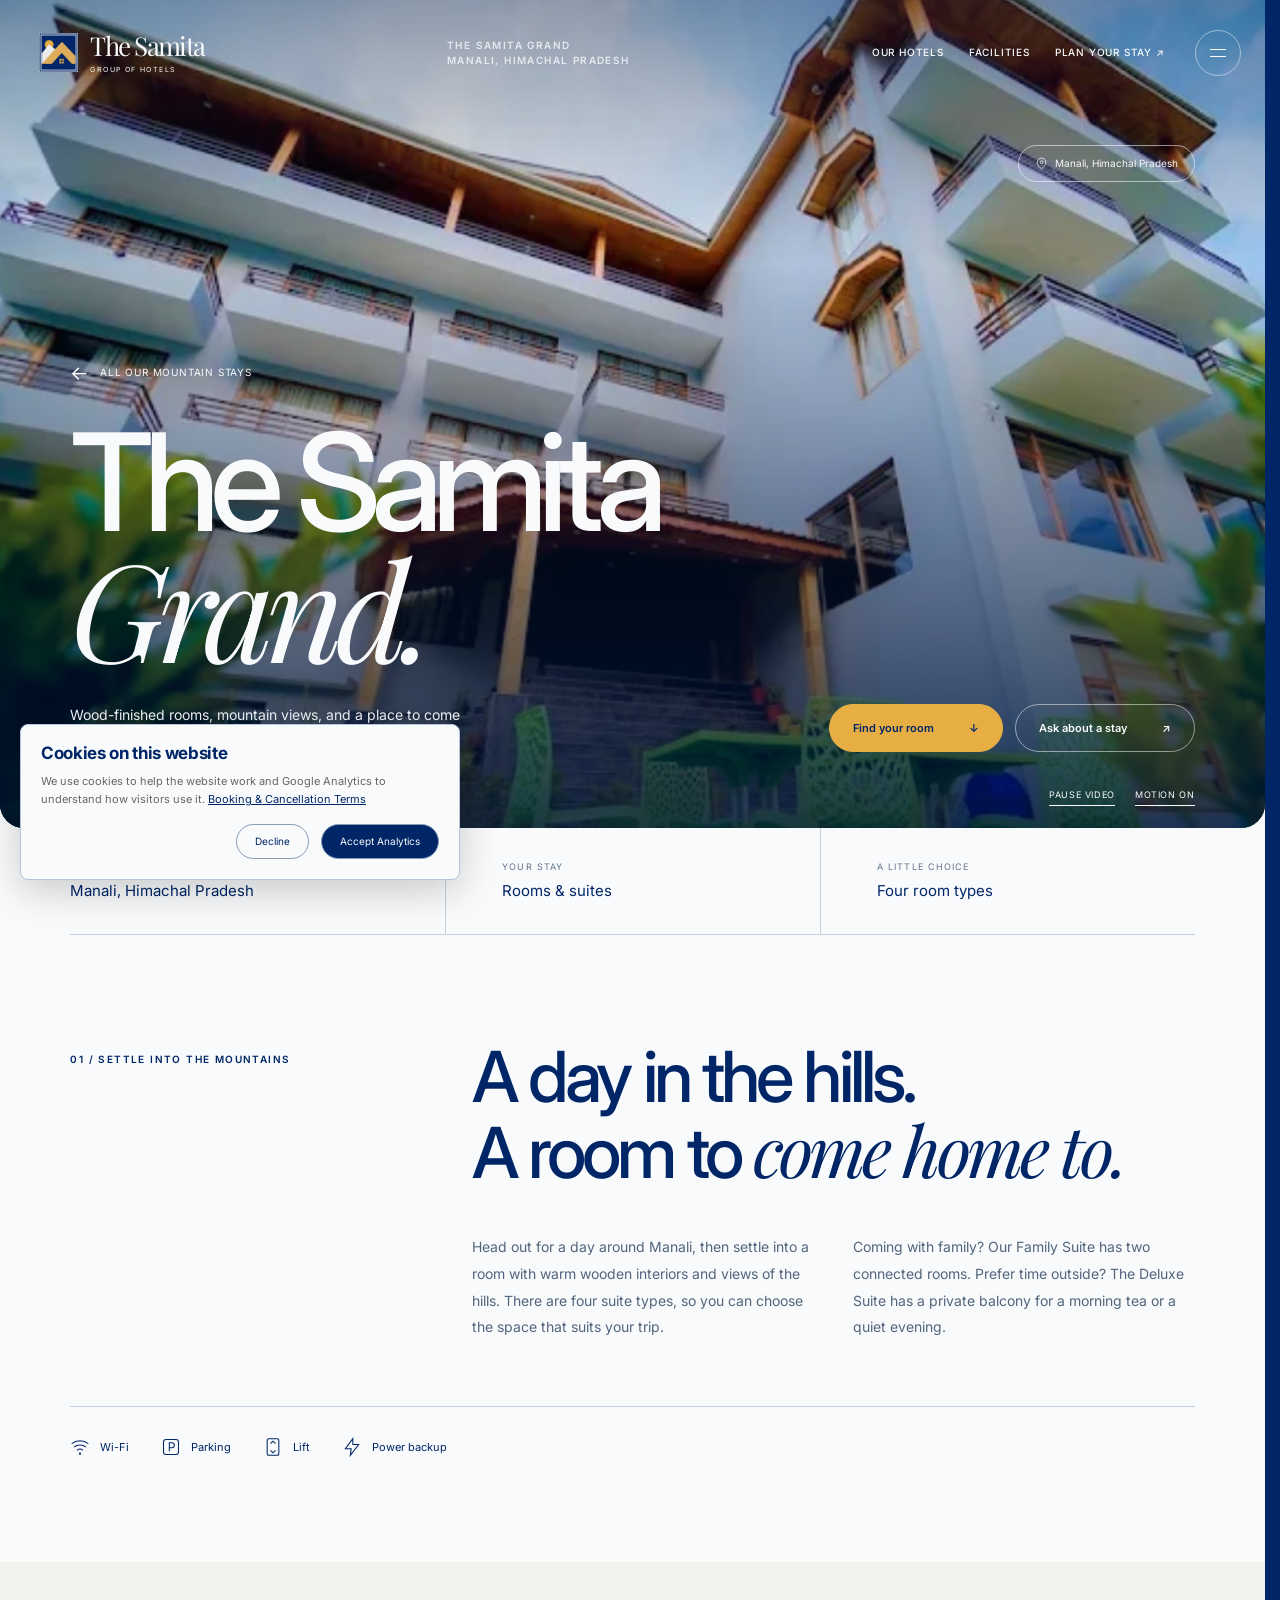
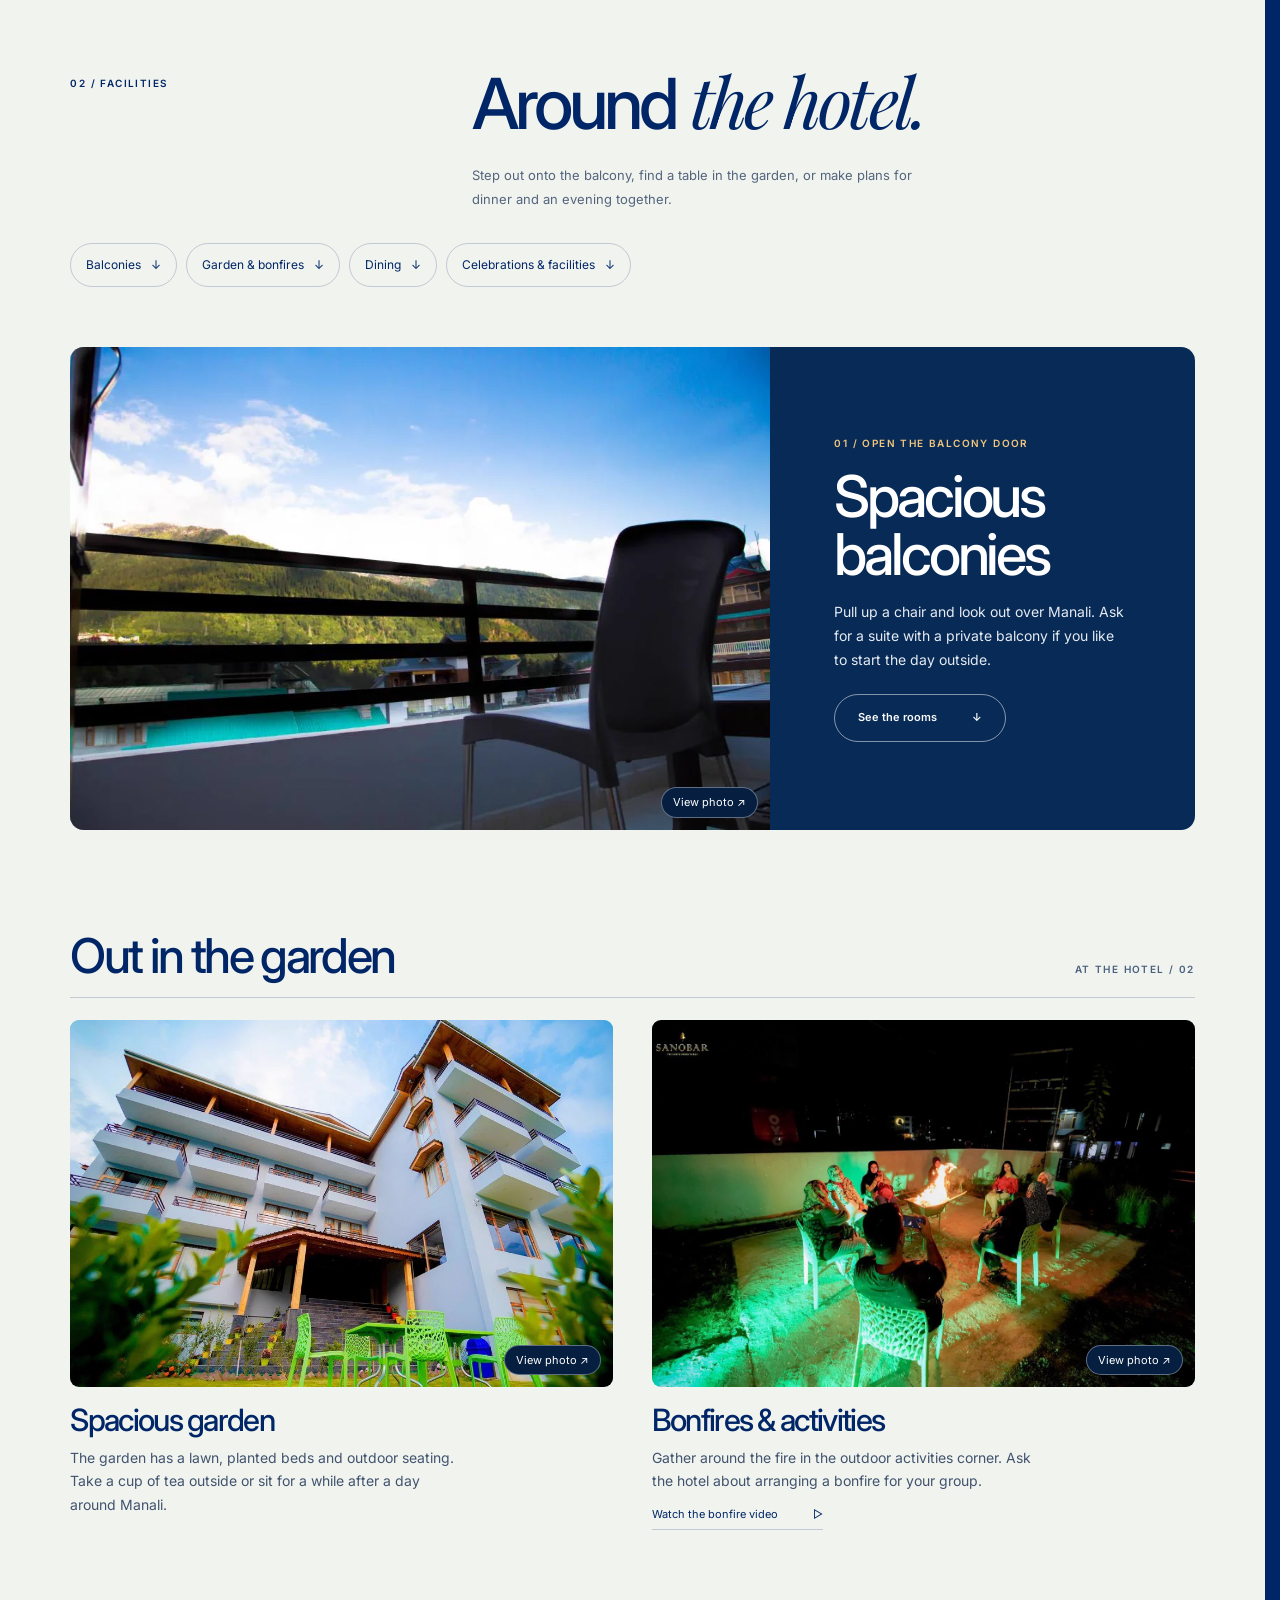
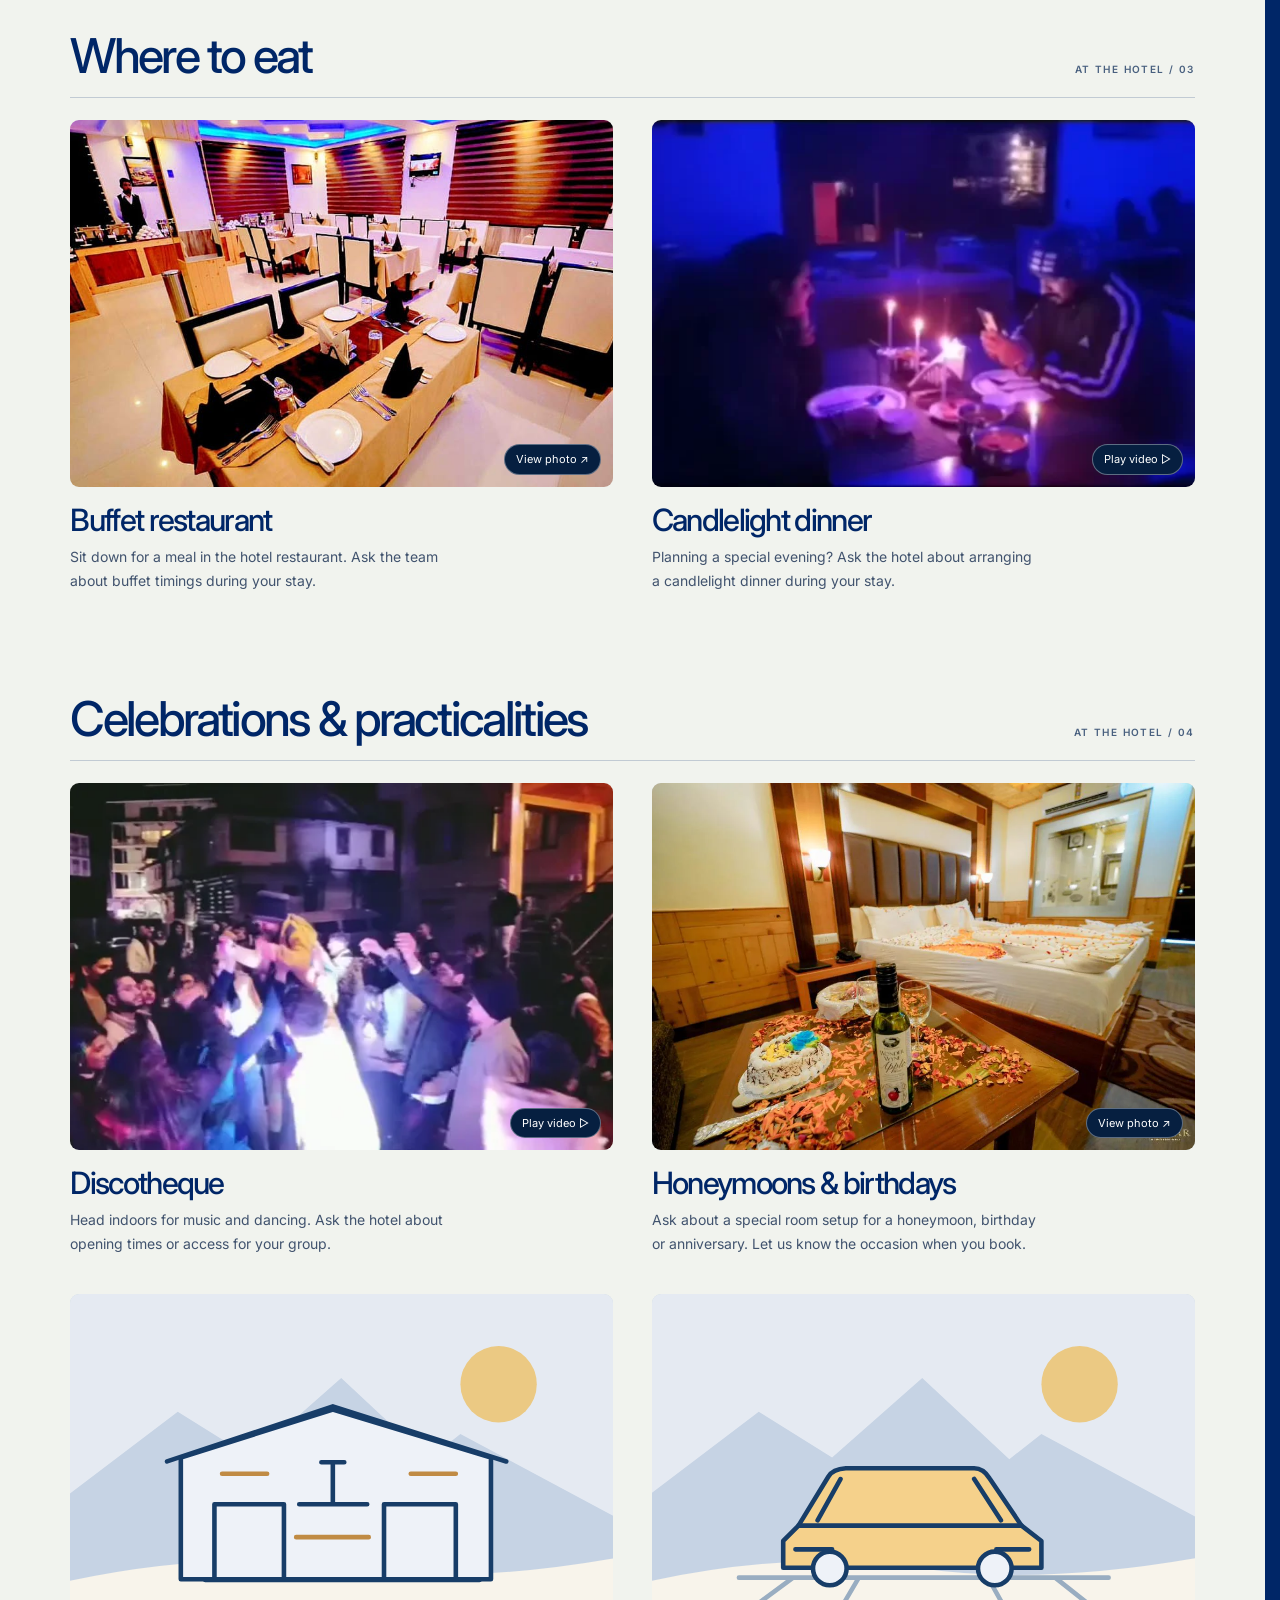
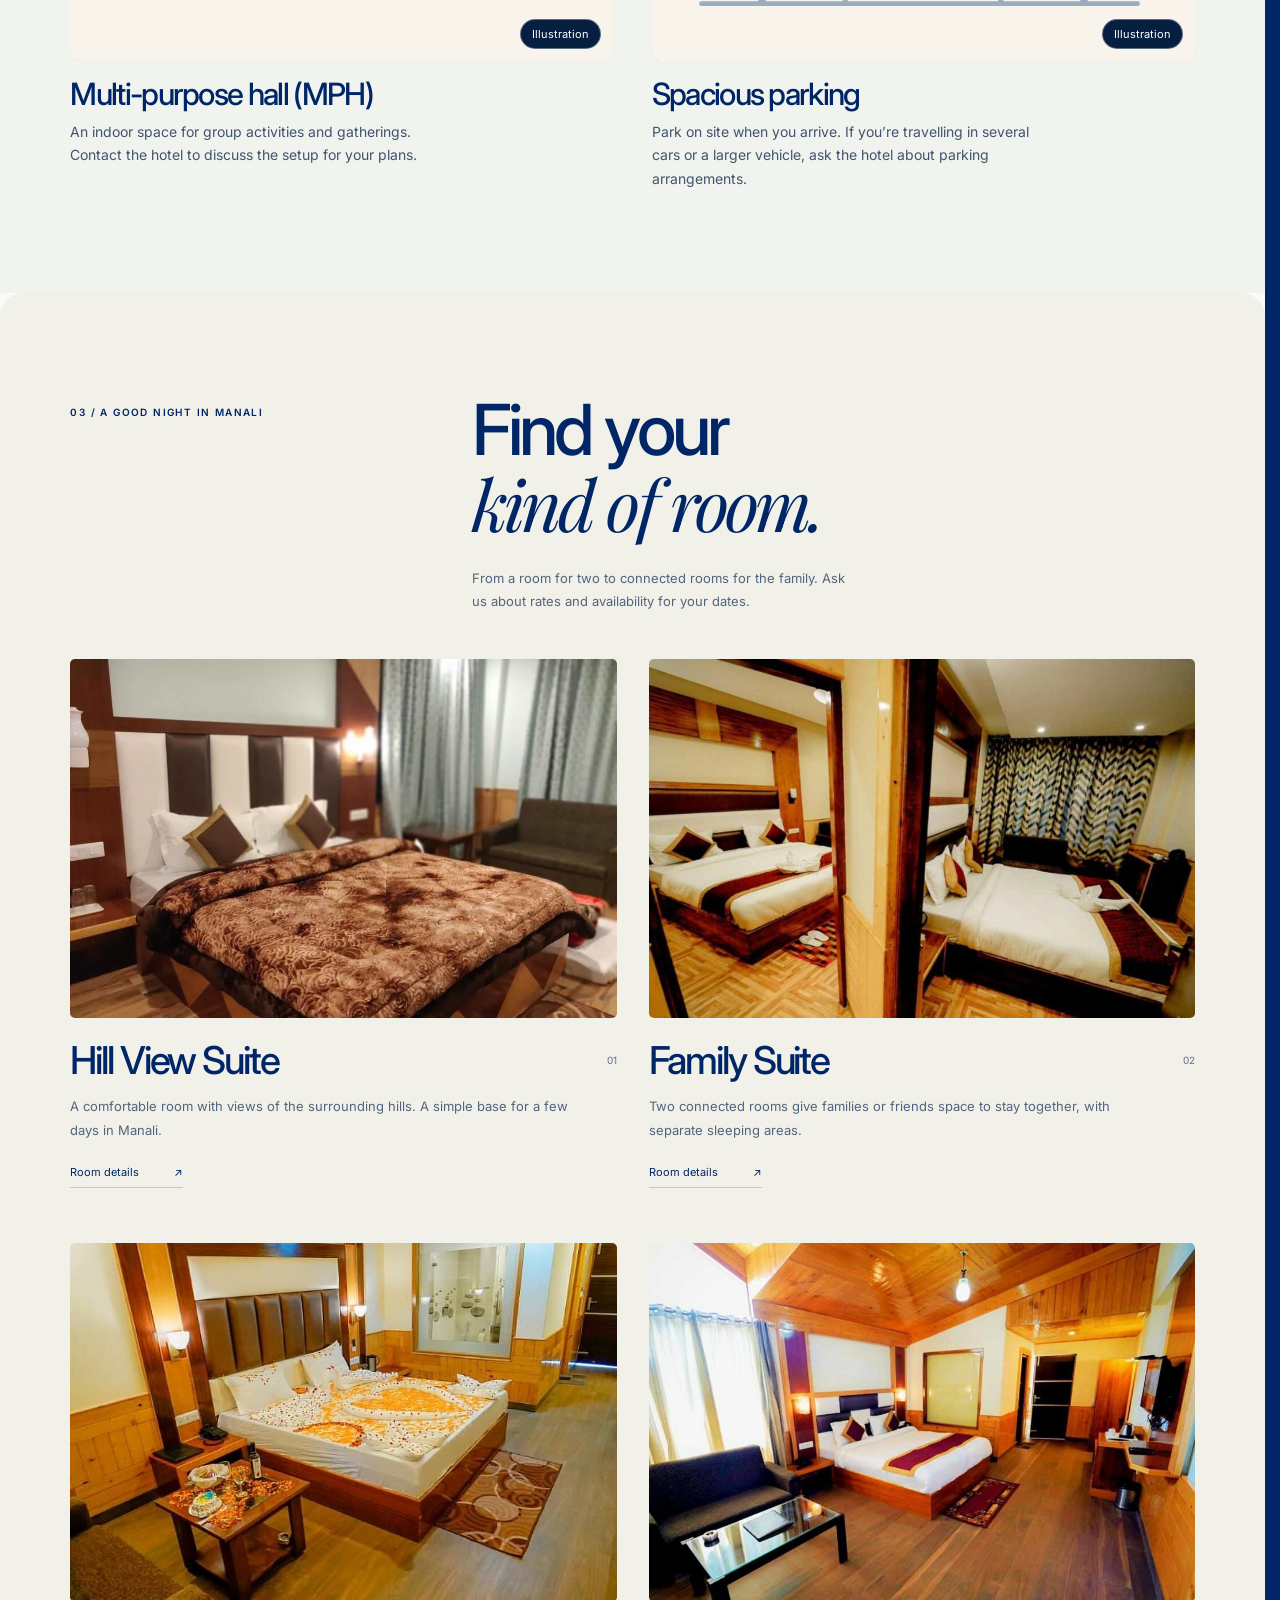
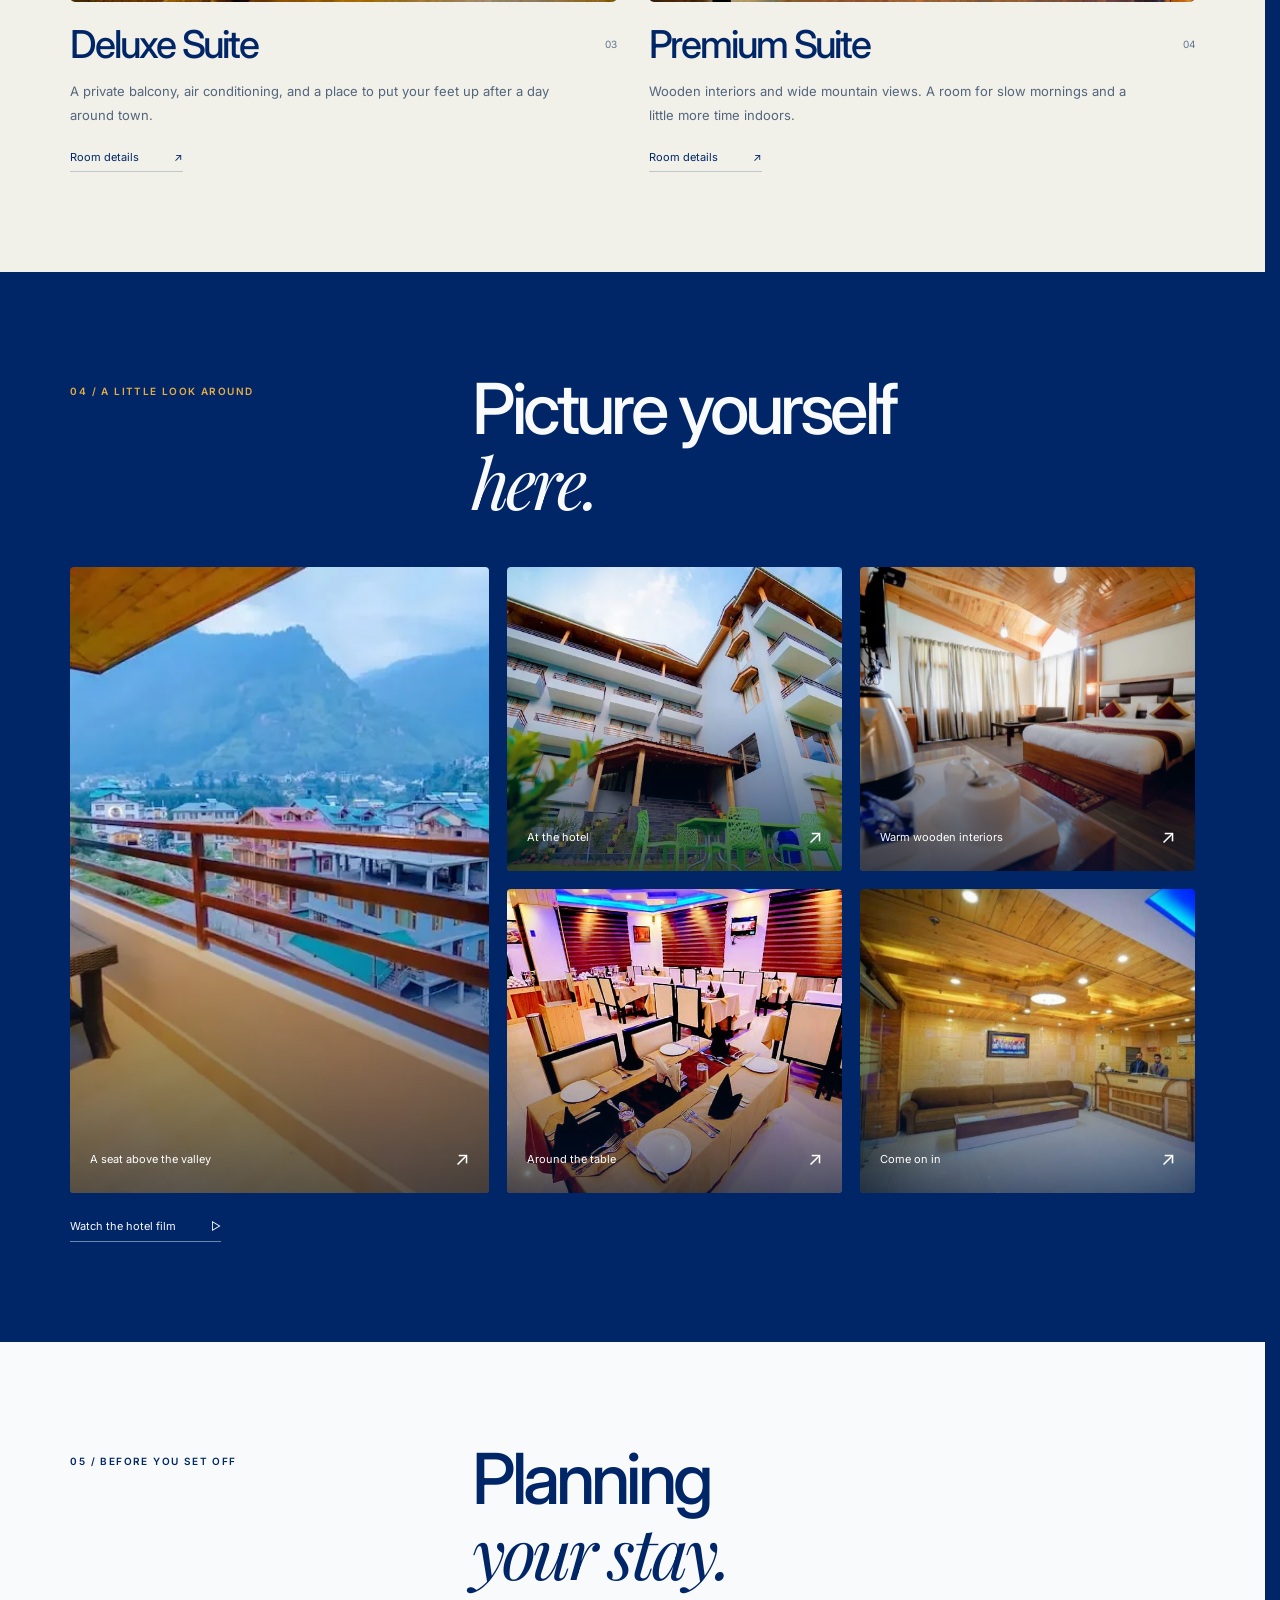
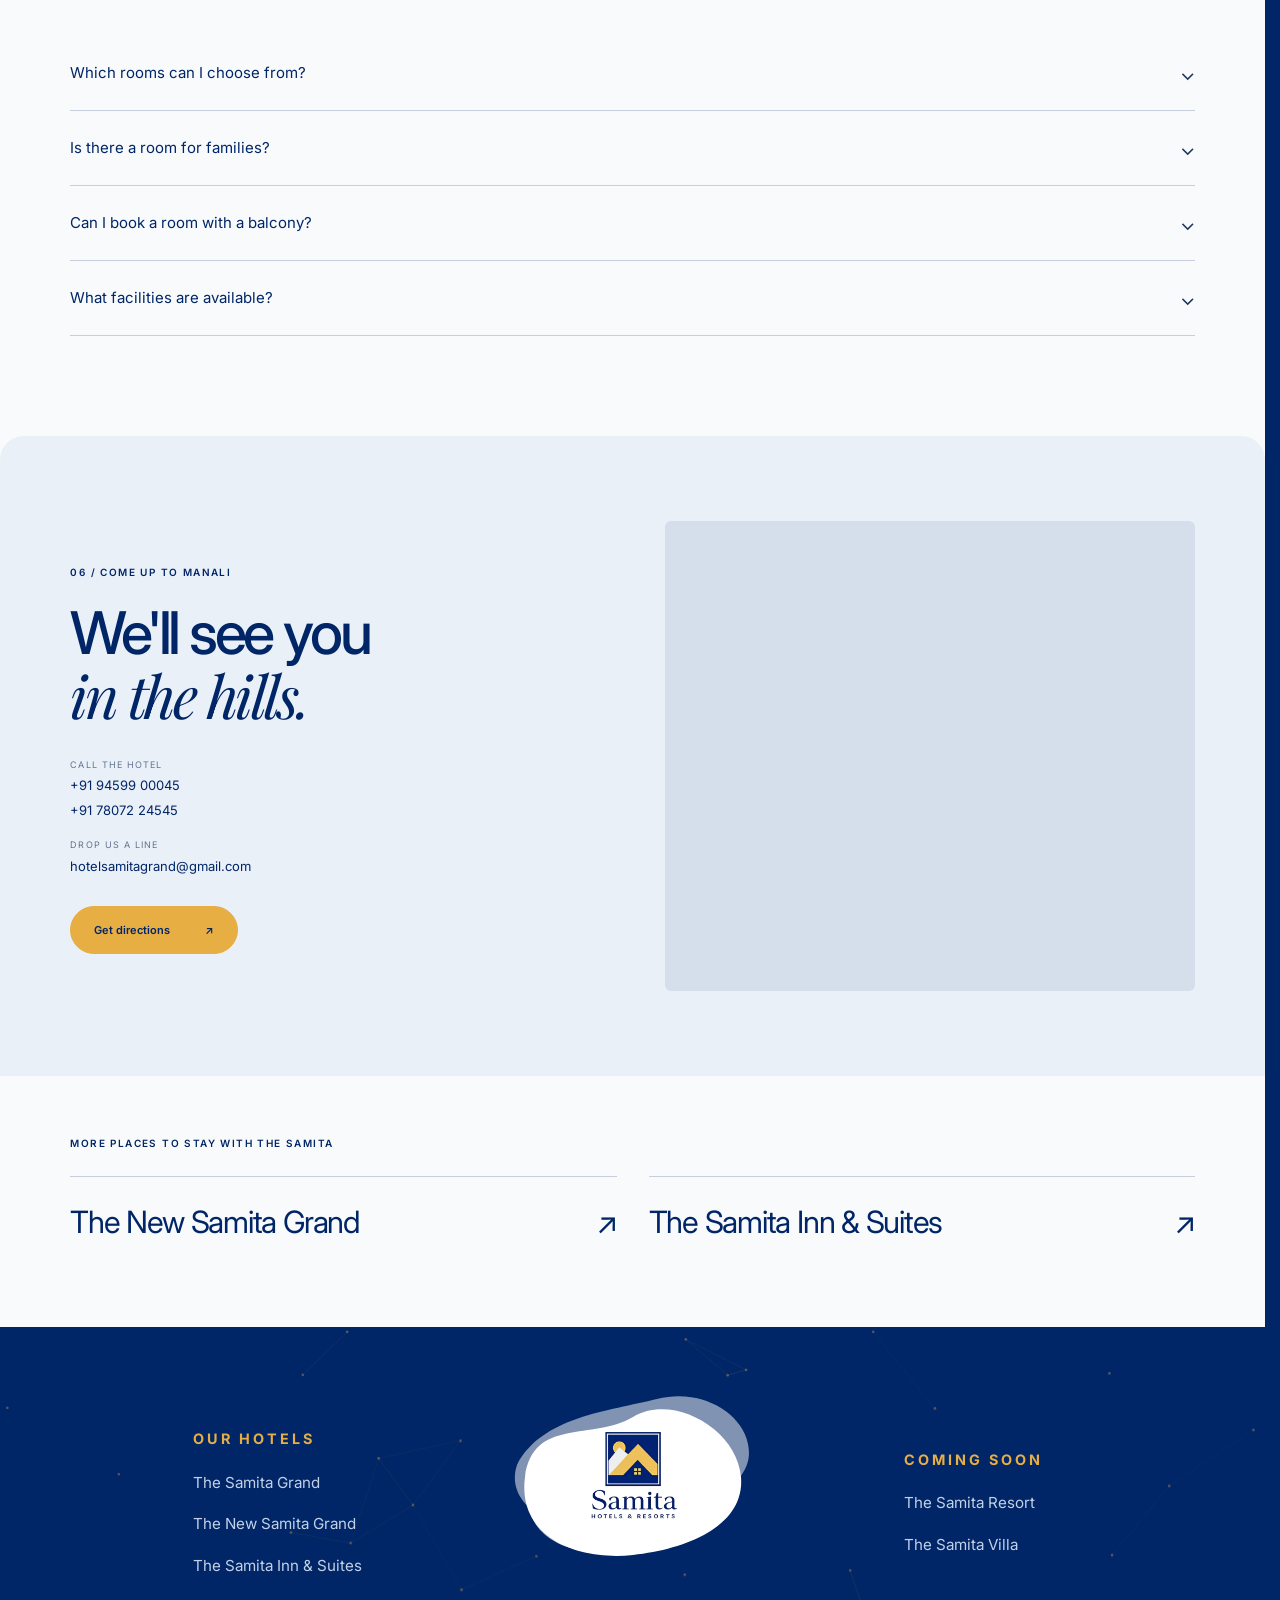
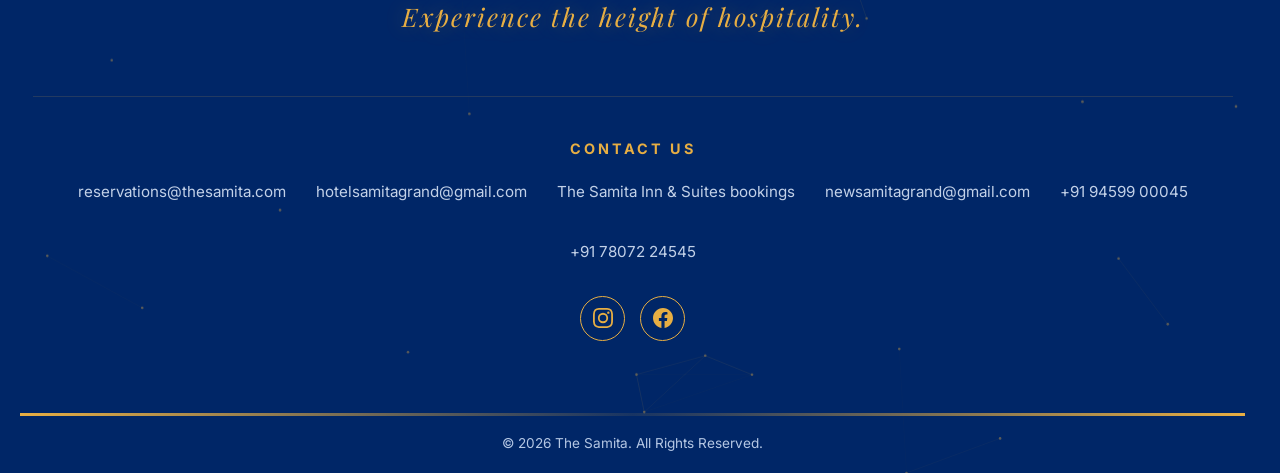
<file: samita-grand.html>
<!DOCTYPE html>
<html lang="en">
<head>
    <meta charset="UTF-8">
    <meta name="viewport" content="width=device-width, initial-scale=1.0">
    <script src="motion-preference.js"></script>
    <meta name="theme-color" content="#002667">
    <meta name="description" content="Wood-finished rooms, mountain views, and a place to come back to after a day in Manali. Explore The Samita Grand in Manali, see photos, and get in touch to plan your stay.">
    <title>The Samita Grand | A Mountain Stay in Manali</title>
    <link rel="icon" type="image/webp" href="media/square-logo.webp">
    <link rel="canonical" href="https://www.thesamita.com/samita-grand.html">
    <link rel="preconnect" href="https://fonts.googleapis.com">
    <link rel="preconnect" href="https://fonts.gstatic.com" crossorigin>
    <link href="https://fonts.googleapis.com/css2?family=Inter:wght@100..900&family=Playfair+Display:ital,wght@0,400..900;1,400..900&display=swap" rel="stylesheet">
    <link rel="preload" as="image" href="media/grand-exterior.webp" fetchpriority="high">
    <link rel="stylesheet" href="styles.css">
    <link rel="stylesheet" href="home.css">
    <link rel="stylesheet" href="hotel.css">
    <link rel="stylesheet" href="property-experience.css">
    <!-- Google tag (gtag.js) -->
<script async src="https://www.googletagmanager.com/gtag/js?id=G-04P761HMCG"></script>
<script>
  window.dataLayer = window.dataLayer || [];
  function gtag(){dataLayer.push(arguments);}
  gtag('js', new Date());

  gtag('config', 'G-04P761HMCG');
</script>
    <script src="script.js" defer></script>
    <script src="navigation.js" defer></script>
    <script src="hotel.js" defer></script>
</head>
<body class="samita-home hotel-page">
    <a href="#main" class="skip-link">Skip to content</a>
    <div class="scroll-progress" aria-hidden="true"></div>
    <div class="motion-cursor" aria-hidden="true"><span></span></div>
    <div id="samita-wipe-transition" class="samita-wipe-transition active wipe-out" aria-hidden="true"><div class="logo-cluster"><img class="wipe-logo" src="media/transition-logo.webp" alt="" width="180" height="180"></div></div>
    <nav class="samita-nav" aria-label="Main navigation">
        <a class="samita-brand" href="index.html" aria-label="The Samita home"><img src="media/square-logo.webp" alt="" width="39" height="39"><span class="brand-name">The Samita<small>Group of Hotels</small></span></a>
        <span class="nav-location eyebrow">The Samita Grand<br>Manali, Himachal Pradesh</span>
        <div class="desktop-links"><a href="index.html#properties">Our hotels</a><a href="#facilities">Facilities</a><a href="/booking.html?hotel=grand">Plan your stay ↗</a></div>
        <button id="menu-toggle" class="menu-toggle" type="button" aria-label="Open navigation menu" aria-controls="samita-menu" aria-expanded="false"><span></span><span></span></button>
    </nav>
    <div id="samita-menu" class="samita-menu" role="dialog" aria-modal="true" aria-label="Explore The Samita" hidden>
        <button id="menu-close" class="menu-close" type="button" aria-label="Close navigation menu">×</button>
        <span class="eyebrow">A place in the mountains</span>
        <nav class="menu-links" aria-label="Explore">
            <a href="index.html#properties"><span>01</span>Our hotels</a>
            <a href="#rooms"><span>02</span>Rooms & suites</a>
            <a href="#facilities"><span>03</span>Facilities</a>
            <a href="#gallery"><span>04</span>A look around</a>
            <a href="#faq-section"><span>05</span>Planning your stay</a>
            <a href="#find-us"><span>06</span>Get in touch</a>
        </nav>
        <div class="menu-contact"><a href="tel:+919459900045">+91 94599 00045</a><a href="/booking.html?hotel=grand">hotelsamitagrand@gmail.com</a></div>
    </div>
    <main id="main">
        <header class="hotel-hero" aria-labelledby="hotel-title">
            <div class="hotel-hero-photo"><video autoplay muted loop playsinline preload="metadata" poster="media/grand-exterior.webp" aria-label="A look around The Samita Grand"><source src="media/grand-hero.mp4" type="video/mp4"></video></div>
            <span class="hotel-hero-note"><svg viewBox="0 0 24 24" width="13" height="13" fill="none" stroke="currentColor" stroke-width="1.5" aria-hidden="true"><path d="M20 10c0 6-8 12-8 12S4 16 4 10a8 8 0 1 1 16 0Z"/><circle cx="12" cy="10" r="2.5"/></svg> Manali, Himachal Pradesh</span>
            <div class="hotel-hero-content section-shell">
                <a class="hotel-breadcrumb" href="index.html#properties"><span aria-hidden="true">←</span>All our mountain stays</a>
                <h1 class="hotel-title" id="hotel-title" aria-label="The Samita Grand"><span>The Samita</span><span class="serif">Grand.</span></h1>
                <div class="hotel-hero-bottom"><p>Wood-finished rooms, mountain views, and a place to come back to after a day in Manali.</p><div class="hotel-hero-actions"><a class="hotel-button" href="#rooms">Find your room<span aria-hidden="true">↓</span></a><a class="hotel-button secondary" href="/booking.html?hotel=grand">Ask about a stay<span aria-hidden="true">↗</span></a></div></div>
            </div>
            <div class="hotel-hero-footer section-shell"><span>A hotel stay in Manali</span><div class="hotel-hero-controls"><button id="hotel-video-toggle" class="hotel-motion" type="button" aria-label="Pause background video">Pause video</button><button id="motion-toggle" class="hotel-motion" type="button" aria-pressed="true">Motion on</button></div></div>
        </header>
        <div class="section-shell"><div class="hotel-facts"><div class="hotel-fact"><small>The setting</small><span>Manali, Himachal Pradesh</span></div><div class="hotel-fact"><small>Your stay</small><span>Rooms &amp; suites</span></div><div class="hotel-fact"><small>A little choice</small><span>Four room types</span></div></div></div>
        <section id="about" class="hotel-intro section-shell" aria-labelledby="about-title">
            <div class="hotel-section-heading" data-reveal><span class="eyebrow">01 / Settle into the mountains</span><h2 class="hotel-heading" id="about-title">A day in the hills.<br>A room to <span class="serif">come home to.</span></h2></div>
            <div class="hotel-intro-copy" data-reveal><p>Head out for a day around Manali, then settle into a room with warm wooden interiors and views of the hills. There are four suite types, so you can choose the space that suits your trip.</p><p>Coming with family? Our Family Suite has two connected rooms. Prefer time outside? The Deluxe Suite has a private balcony for a morning tea or a quiet evening.</p></div>
            <div class="hotel-amenities" data-reveal aria-label="Facilities"><span><svg viewBox="0 0 24 24" aria-hidden="true"><path d="M2 8a16 16 0 0 1 20 0M5 12a11 11 0 0 1 14 0M8.5 16a5 5 0 0 1 7 0"/><circle cx="12" cy="20" r=".7"/></svg>Wi-Fi</span><span><svg viewBox="0 0 24 24" aria-hidden="true"><rect x="3" y="3" width="18" height="18" rx="3"/><path d="M10 17V7h3a3 3 0 0 1 0 6h-3"/></svg>Parking</span><span><svg viewBox="0 0 24 24" aria-hidden="true"><rect x="5" y="2" width="14" height="20" rx="2"/><path d="m9 8 3-3 3 3m-6 8 3 3 3-3"/></svg>Lift</span><span><svg viewBox="0 0 24 24" aria-hidden="true"><path d="m13 2-9 12h7l-1 8 10-13h-7z"/></svg>Power backup</span></div>
        </section>
        <section id="facilities" class="property-overview" aria-labelledby="facilities-title"><div class="section-shell">
            <div class="hotel-section-heading" data-reveal>
                <span class="eyebrow">02 / Facilities</span>
                <div><h2 class="hotel-heading" id="facilities-title">Around <span class="serif">the hotel.</span></h2><p class="hotel-section-note">Step out onto the balcony, find a table in the garden, or make plans for dinner and an evening together.</p></div>
            </div>
            <ul class="facility-index" aria-label="Explore the facilities" data-reveal>
                <li><a href="#balconies">Balconies<span aria-hidden="true">↓</span></a></li>
                <li><a href="#outdoors">Garden &amp; bonfires<span aria-hidden="true">↓</span></a></li>
                <li><a href="#dining">Dining<span aria-hidden="true">↓</span></a></li>
                <li><a href="#gatherings">Celebrations &amp; facilities<span aria-hidden="true">↓</span></a></li>
            </ul>
            <article class="facility-feature" id="balconies" data-reveal>
                <button class="facility-media" type="button" data-gallery-photo="property-media/balcony.webp" data-caption="Balcony view at The Samita Grand" data-cursor="VIEW" aria-label="View photo: Balcony view at The Samita Grand" style="--facility-crop:center 48%"><img src="property-media/balcony.webp" alt="A chair on a Samita Grand balcony facing the hills above Manali" loading="lazy" decoding="async"><span class="facility-media-label" aria-hidden="true">View photo ↗</span></button>
                <div class="facility-copy">
                    <span class="eyebrow">01 / Open the balcony door</span>
                    <h3>Spacious balconies</h3>
                    <p>Pull up a chair and look out over Manali. Ask for a suite with a private balcony if you like to start the day outside.</p>
                    <a class="hotel-button secondary" href="#rooms">See the rooms <span aria-hidden="true">↓</span></a>
                </div>
            </article>
            <section class="facility-group" id="outdoors" aria-labelledby="outdoors-title">
                <div class="facility-group-heading" data-reveal><h3 id="outdoors-title">Out in the garden</h3><span class="eyebrow">At the hotel / 02</span></div>
                <div class="facility-grid facility-grid--two">
                    <article class="facility-card" data-reveal>
                        <button class="facility-media" type="button" data-gallery-photo="property-media/garden.webp" data-caption="Garden at The Samita Grand" data-cursor="VIEW" aria-label="View photo: Garden at The Samita Grand" style="--facility-crop:center 69%"><img src="property-media/garden.webp" alt="Green chairs, flower beds and lawn in front of The Samita Grand" loading="lazy" decoding="async"><span class="facility-media-label" aria-hidden="true">View photo ↗</span></button>
                        <div class="facility-copy"><h4>Spacious garden</h4><p>The garden has a lawn, planted beds and outdoor seating. Take a cup of tea outside or sit for a while after a day around Manali.</p></div>
                    </article>
                    <article class="facility-card" data-reveal>
                        <button class="facility-media" type="button" data-gallery-photo="property-media/bonfire.webp" data-caption="Bonfire evening at The Samita Grand" data-cursor="VIEW" aria-label="View photo: Bonfire evening at The Samita Grand" style="--facility-crop:center 63%"><img src="property-media/bonfire.webp" alt="Guests sitting around a fire outside at The Samita Grand" loading="lazy" decoding="async"><span class="facility-media-label" aria-hidden="true">View photo ↗</span></button>
                        <div class="facility-copy"><h4>Bonfires &amp; activities</h4><p>Gather around the fire in the outdoor activities corner. Ask the hotel about arranging a bonfire for your group.</p><button class="hotel-text-button" type="button" data-hotel-film="media/bonfire-night.mp4" data-film-caption="Bonfire night at The Samita Grand" data-cursor="PLAY">Watch the bonfire video <span aria-hidden="true">▷</span></button></div>
                    </article>
                </div>
            </section>
            <section class="facility-group" id="dining" aria-labelledby="dining-title">
                <div class="facility-group-heading" data-reveal><h3 id="dining-title">Where to eat</h3><span class="eyebrow">At the hotel / 03</span></div>
                <div class="facility-grid facility-grid--two">
                    <article class="facility-card" data-reveal>
                        <button class="facility-media" type="button" data-gallery-photo="grand-photo-04.jpg" data-caption="Buffet restaurant at The Samita Grand" data-cursor="VIEW" aria-label="View photo: Buffet restaurant at The Samita Grand"><img src="grand-photo-04.jpg" alt="Tables set for guests in the restaurant at The Samita Grand" loading="lazy" decoding="async"><span class="facility-media-label" aria-hidden="true">View photo ↗</span></button>
                        <div class="facility-copy"><h4>Buffet restaurant</h4><p>Sit down for a meal in the hotel restaurant. Ask the team about buffet timings during your stay.</p></div>
                    </article>
                    <article class="facility-card" data-reveal>
                        <button class="facility-media" type="button" data-hotel-film="media/candlelight-dinner.mp4" data-film-caption="Candlelight dinner at The Samita Grand" data-cursor="PLAY" aria-label="Play the candlelight dinner video"><img src="media/candlelight-dinner.webp" alt="A table set for dinner with lit candles" width="720" height="396" loading="lazy" decoding="async"><span class="facility-media-label" aria-hidden="true">Play video ▷</span></button>
                        <div class="facility-copy"><h4>Candlelight dinner</h4><p>Planning a special evening? Ask the hotel about arranging a candlelight dinner during your stay.</p></div>
                    </article>
                </div>
            </section>
            <section class="facility-group" id="gatherings" aria-labelledby="gatherings-title">
                <div class="facility-group-heading" data-reveal><h3 id="gatherings-title">Celebrations &amp; practicalities</h3><span class="eyebrow">At the hotel / 04</span></div>
                <div class="facility-grid facility-grid--two">
                    <article class="facility-card" data-reveal>
                        <button class="facility-media" type="button" data-hotel-film="media/discotheque.mp4" data-film-caption="Dancing at a Samita celebration" data-cursor="PLAY" aria-label="Play the discotheque video"><img src="media/discotheque.webp" alt="Guests dancing under coloured lights" width="720" height="404" loading="lazy" decoding="async"><span class="facility-media-label" aria-hidden="true">Play video ▷</span></button>
                        <div class="facility-copy"><h4>Discotheque</h4><p>Head indoors for music and dancing. Ask the hotel about opening times or access for your group.</p></div>
                    </article>
                    <article class="facility-card" data-reveal>
                        <button class="facility-media" type="button" data-gallery-photo="property-media/room-decoration.webp" data-caption="Special occasion room setup at The Samita Grand" data-cursor="VIEW" aria-label="View photo: Special occasion room setup at The Samita Grand" style="--facility-crop:center 58%"><img src="property-media/room-decoration.webp" alt="A decorated room with flower petals, a cake and glasses at The Samita Grand" loading="lazy" decoding="async"><span class="facility-media-label" aria-hidden="true">View photo ↗</span></button>
                        <div class="facility-copy"><h4>Honeymoons &amp; birthdays</h4><p>Ask about a special room setup for a honeymoon, birthday or anniversary. Let us know the occasion when you book.</p></div>
                    </article>
                    <article class="facility-card" data-reveal>
                        <div class="facility-media facility-media--art"><img src="property-media/hall-illustration.svg" alt="" loading="lazy" decoding="async"><span class="facility-media-label">Illustration</span></div>
                        <div class="facility-copy"><h4>Multi-purpose hall (MPH)</h4><p>An indoor space for group activities and gatherings. Contact the hotel to discuss the setup for your plans.</p></div>
                    </article>
                    <article class="facility-card" data-reveal>
                        <div class="facility-media facility-media--art"><img src="property-media/parking-illustration.svg" alt="" loading="lazy" decoding="async"><span class="facility-media-label">Illustration</span></div>
                        <div class="facility-copy"><h4>Spacious parking</h4><p>Park on site when you arrive. If you’re travelling in several cars or a larger vehicle, ask the hotel about parking arrangements.</p></div>
                    </article>
                </div>
            </section>
        </div></section>
        <section id="rooms" class="hotel-rooms" aria-labelledby="rooms-title"><div class="section-shell">
            <div class="hotel-section-heading" data-reveal><span class="eyebrow">03 / A good night in Manali</span><div><h2 class="hotel-heading" id="rooms-title">Find your<br><span class="serif">kind of room.</span></h2><p class="hotel-section-note">From a room for two to connected rooms for the family. Ask us about rates and availability for your dates.</p></div></div>
            <div class="hotel-room-grid"><article class="hotel-room-card" data-reveal><button class="hotel-room-photo" type="button" data-modal="room-hill" data-cursor="VIEW" aria-label="View Hill View Suite details"><img src="media/grand-hill-suite.webp" alt="Hill View Suite at The Samita Grand" loading="lazy" width="900" height="600"></button><div class="hotel-room-copy"><div class="hotel-room-top"><h3>Hill View Suite</h3><span class="hotel-room-number">01</span></div><p>A comfortable room with views of the surrounding hills. A simple base for a few days in Manali.</p><button class="hotel-text-button" type="button" data-modal="room-hill">Room details<span aria-hidden="true">↗</span></button></div></article>
<article class="hotel-room-card" data-reveal><button class="hotel-room-photo" type="button" data-modal="room-family" data-cursor="VIEW" aria-label="View Family Suite details"><img src="grand-photo-09.jpg" alt="Family Suite at The Samita Grand" loading="lazy" width="900" height="600"></button><div class="hotel-room-copy"><div class="hotel-room-top"><h3>Family Suite</h3><span class="hotel-room-number">02</span></div><p>Two connected rooms give families or friends space to stay together, with separate sleeping areas.</p><button class="hotel-text-button" type="button" data-modal="room-family">Room details<span aria-hidden="true">↗</span></button></div></article>
<article class="hotel-room-card" data-reveal><button class="hotel-room-photo" type="button" data-modal="room-deluxe" data-cursor="VIEW" aria-label="View Deluxe Suite details"><img src="grand-photo-11.jpg" alt="Deluxe Suite at The Samita Grand" loading="lazy" width="900" height="600"></button><div class="hotel-room-copy"><div class="hotel-room-top"><h3>Deluxe Suite</h3><span class="hotel-room-number">03</span></div><p>A private balcony, air conditioning, and a place to put your feet up after a day around town.</p><button class="hotel-text-button" type="button" data-modal="room-deluxe">Room details<span aria-hidden="true">↗</span></button></div></article>
<article class="hotel-room-card" data-reveal><button class="hotel-room-photo" type="button" data-modal="room-premium" data-cursor="VIEW" aria-label="View Premium Suite details"><img src="grand-photo-13.jpg" alt="Premium Suite at The Samita Grand" loading="lazy" width="900" height="600"></button><div class="hotel-room-copy"><div class="hotel-room-top"><h3>Premium Suite</h3><span class="hotel-room-number">04</span></div><p>Wooden interiors and wide mountain views. A room for slow mornings and a little more time indoors.</p><button class="hotel-text-button" type="button" data-modal="room-premium">Room details<span aria-hidden="true">↗</span></button></div></article>
            </div>
        </div></section>
        <section id="gallery" class="hotel-gallery" aria-labelledby="gallery-title"><div class="section-shell">
            <div class="hotel-section-heading" data-reveal><span class="eyebrow">04 / A little look around</span><h2 class="hotel-heading" id="gallery-title">Picture yourself<br><span class="serif">here.</span></h2></div>
            <div class="hotel-gallery-grid"><button class="hotel-gallery-tile" type="button" data-gallery-photo="media/grand-balcony.webp" data-caption="A seat above the valley" data-cursor="VIEW" aria-label="View photo: A seat above the valley" data-reveal><img src="media/grand-balcony.webp" alt="Balcony seating overlooking Manali and the mountains" loading="lazy"><span class="hotel-gallery-caption">A seat above the valley<b aria-hidden="true">↗</b></span></button>
<button class="hotel-gallery-tile" type="button" data-gallery-photo="media/grand-exterior.webp" data-caption="At the hotel" data-cursor="VIEW" aria-label="View photo: At the hotel" data-reveal><img src="media/grand-exterior.webp" alt="The exterior and garden at The Samita Grand" loading="lazy"><span class="hotel-gallery-caption">At the hotel<b aria-hidden="true">↗</b></span></button>
<button class="hotel-gallery-tile" type="button" data-gallery-photo="media/grand-room.webp" data-caption="Warm wooden interiors" data-cursor="VIEW" aria-label="View photo: Warm wooden interiors" data-reveal><img src="media/grand-room.webp" alt="A suite with a wooden ceiling and large windows" loading="lazy"><span class="hotel-gallery-caption">Warm wooden interiors<b aria-hidden="true">↗</b></span></button>
<button class="hotel-gallery-tile" type="button" data-gallery-photo="grand-photo-04.jpg" data-caption="Around the table" data-cursor="VIEW" aria-label="View photo: Around the table" data-reveal><img src="grand-photo-04.jpg" alt="The dining room at The Samita Grand" loading="lazy"><span class="hotel-gallery-caption">Around the table<b aria-hidden="true">↗</b></span></button>
<button class="hotel-gallery-tile" type="button" data-gallery-photo="grand-photo-06.jpg" data-caption="Come on in" data-cursor="VIEW" aria-label="View photo: Come on in" data-reveal><img src="grand-photo-06.jpg" alt="The wood-finished reception area" loading="lazy"><span class="hotel-gallery-caption">Come on in<b aria-hidden="true">↗</b></span></button></div>
            <button class="hotel-text-button hotel-film-link" type="button" data-hotel-film="background.mp4">Watch the hotel film<span aria-hidden="true">▷</span></button>
        </div></section>
        <section id="faq-section" class="hotel-faq section-shell" aria-labelledby="faq-title">
            <div class="hotel-section-heading" data-reveal><span class="eyebrow">05 / Before you set off</span><h2 class="hotel-heading" id="faq-title">Planning<br><span class="serif">your stay.</span></h2></div>
            <div class="faq-tab-content active"><div class="faq-accordion-item"><button class="faq-question" type="button">Which rooms can I choose from?<span class="chevron" aria-hidden="true">⌄</span></button><div class="faq-answer"><div class="faq-answer-inner"><p>We have Hill View, Family, Deluxe, and Premium suites. Contact the hotel with your dates to check rates and availability.</p></div></div></div>
<div class="faq-accordion-item"><button class="faq-question" type="button">Is there a room for families?<span class="chevron" aria-hidden="true">⌄</span></button><div class="faq-answer"><div class="faq-answer-inner"><p>The Family Suite has two connected rooms, so you can stay together with separate sleeping areas.</p></div></div></div>
<div class="faq-accordion-item"><button class="faq-question" type="button">Can I book a room with a balcony?<span class="chevron" aria-hidden="true">⌄</span></button><div class="faq-answer"><div class="faq-answer-inner"><p>The Deluxe Suite has a private balcony. Let us know what you are looking for when you enquire, and we can help you choose a room.</p></div></div></div>
<div class="faq-accordion-item"><button class="faq-question" type="button">What facilities are available?<span class="chevron" aria-hidden="true">⌄</span></button><div class="faq-answer"><div class="faq-answer-inner"><p>Wi-Fi, parking, a lift, and power backup are available at the hotel. For check-in times or other questions about your stay, please contact us.</p></div></div></div></div>
        </section>
        <section id="find-us" class="hotel-location" aria-labelledby="location-title"><div class="section-shell hotel-location-grid">
            <div data-reveal><span class="eyebrow">06 / Come up to Manali</span><h2 class="hotel-heading" id="location-title">We'll see you<br><span class="serif">in the hills.</span></h2><div class="hotel-contact-list"><div><small>Call the hotel</small><a href="tel:+919459900045">+91 94599 00045</a><a href="tel:+917807224545">+91 78072 24545</a></div><div><small>Drop us a line</small><a href="/booking.html?hotel=grand">hotelsamitagrand@gmail.com</a></div></div><a class="hotel-button" href="https://maps.app.goo.gl/xtSFXa5jEj3fnt7b7" target="_blank" rel="noopener">Get directions<span aria-hidden="true">↗</span></a></div>
            <iframe class="hotel-map" title="Location of The Samita Grand in Manali" src="https://www.google.com/maps/embed?pb=!1m18!1m12!1m3!1d3375.2822822684043!2d77.18557311131394!3d32.22356501195514!2m3!1f0!2f0!3f0!3m2!1i1024!2i768!4f13.1!3m3!1m2!1s0x3904892d6b2ffeb9%3A0xf040a09dd8125518!2sThe%20Samita%20Grand%20Manali!5e0!3m2!1sen!2sin!4v1776696691119!5m2!1sen!2sin" loading="lazy" allowfullscreen referrerpolicy="strict-origin-when-cross-origin"></iframe>
        </div></section>
        <section class="hotel-more section-shell" aria-labelledby="more-title"><h2 id="more-title" class="eyebrow">More places to stay with The Samita</h2><div class="hotel-more-links"><a href="https://newsamita.com">The New Samita Grand<span aria-hidden="true">↗</span></a><a href="samita-inn-suites.html">The Samita Inn &amp; Suites<span aria-hidden="true">↗</span></a></div></section>
    </main>
    <div id="room-hill" class="modal-overlay"><div class="modal-content"><button class="close-modal" type="button">×</button><img class="hotel-room-modal-image" src="media/grand-hill-suite.webp" alt="Hill View Suite at The Samita Grand" loading="lazy"><div class="hotel-room-modal-copy"><h2>Hill View Suite</h2><p>A comfortable room with views of the surrounding hills. A simple base for a few days in Manali.</p><a class="hotel-button" href="/booking.html?hotel=grand">Enquire about a stay<span aria-hidden="true">↗</span></a></div></div></div>
<div id="room-family" class="modal-overlay"><div class="modal-content"><button class="close-modal" type="button">×</button><img class="hotel-room-modal-image" src="grand-photo-09.jpg" alt="Family Suite at The Samita Grand" loading="lazy"><div class="hotel-room-modal-copy"><h2>Family Suite</h2><p>Two connected rooms give families or friends space to stay together, with separate sleeping areas.</p><a class="hotel-button" href="/booking.html?hotel=grand">Enquire about a stay<span aria-hidden="true">↗</span></a></div></div></div>
<div id="room-deluxe" class="modal-overlay"><div class="modal-content"><button class="close-modal" type="button">×</button><img class="hotel-room-modal-image" src="grand-photo-11.jpg" alt="Deluxe Suite at The Samita Grand" loading="lazy"><div class="hotel-room-modal-copy"><h2>Deluxe Suite</h2><p>A private balcony, air conditioning, and a place to put your feet up after a day around town.</p><a class="hotel-button" href="/booking.html?hotel=grand">Enquire about a stay<span aria-hidden="true">↗</span></a></div></div></div>
<div id="room-premium" class="modal-overlay"><div class="modal-content"><button class="close-modal" type="button">×</button><img class="hotel-room-modal-image" src="grand-photo-13.jpg" alt="Premium Suite at The Samita Grand" loading="lazy"><div class="hotel-room-modal-copy"><h2>Premium Suite</h2><p>Wooden interiors and wide mountain views. A room for slow mornings and a little more time indoors.</p><a class="hotel-button" href="/booking.html?hotel=grand">Enquire about a stay<span aria-hidden="true">↗</span></a></div></div></div>
    <dialog class="hotel-lightbox" id="hotel-lightbox" aria-label="Hotel photos and film"><button class="hotel-lightbox-close" type="button" aria-label="Close photo viewer">×</button><div class="hotel-lightbox-media"><img alt="" hidden><video controls playsinline preload="none" hidden></video></div><div class="hotel-lightbox-bar"><p data-lightbox-caption aria-live="polite"></p><div class="hotel-lightbox-navigation"><button type="button" data-photo-prev aria-label="Previous photo">←</button><span data-lightbox-counter></span><button type="button" data-photo-next aria-label="Next photo">→</button></div></div></dialog>
    <footer class="luxury-footer full-page-footer">
        <canvas id="footer-network"></canvas>

        <div class="footer-grid-container" style="position: relative; z-index: 2;">
            <div class="footer-node node-tl">
                <h4>Our Hotels</h4>
                <a href="samita-grand.html" class="stagger-text">The Samita Grand</a>
                <a href="https://newsamita.com" class="stagger-text">The New Samita Grand</a>
                <a href="samita-inn-suites.html" class="stagger-text">The Samita Inn & Suites</a>
            </div>

            <div class="footer-center-node">
                <div class="logo-wrapper-footer">
                    <a href="index.html"><img src="media/footer-logo.webp" alt="The Samita Group" class="footer-logo"></a>
                </div>
                <p class="designer-tagline">Experience the height of hospitality.</p>
            </div>

            <div class="footer-node node-tr">
                <h4>Coming Soon</h4>
                <a href="index.html#future-projects" class="stagger-text">The Samita Resort</a>
                <a href="index.html#future-projects" class="stagger-text">The Samita Villa</a>
            </div>

            <div class="footer-node node-bottom-contact">
                <h4>Contact Us</h4>
                <div class="contact-links-inline">
                    <a href="/booking.html" class="stagger-text">reservations@thesamita.com</a>
                    <a href="/booking.html?hotel=grand" class="stagger-text">hotelsamitagrand@gmail.com</a>
                    <a href="/booking-inn.html" class="stagger-text">The Samita Inn &amp; Suites bookings</a>
                    <a href="/booking.html?hotel=new-grand" class="stagger-text">newsamitagrand@gmail.com</a>
                    <a href="tel:+919459900045" class="stagger-text">+91 94599 00045</a>
                    <a href="tel:+917807224545" class="stagger-text">+91 78072 24545</a>

                </div>
                <div class="socials-tab centered-socials">
                    <a href="https://www.instagram.com/thesamitagrand/" target="_blank" class="social-icon"><svg viewBox="0 0 24 24"><path d="M12 2.163c3.204 0 3.584.012 4.85.07 3.252.148 4.771 1.691 4.919 4.919.058 1.265.069 1.645.069 4.849 0 3.205-.012 3.584-.069 4.849-.149 3.225-1.664 4.771-4.919 4.919-1.266.058-1.644.07-4.85.07-3.204 0-3.584-.012-4.849-.07-3.26-.149-4.771-1.699-4.919-4.92-.058-1.265-.07-1.644-.07-4.849 0-3.204.013-3.583.07-4.849.149-3.227 1.664-4.771 4.919-4.919 1.266-.057 1.645-.069 4.849-.069zM12 0C8.741 0 8.333.014 7.053.072 2.695.272.273 2.69.073 7.052.014 8.333 0 8.741 0 12c0 3.259.014 3.668.072 4.948.2 4.358 2.618 6.78 6.98 6.98C8.333 23.986 8.741 24 12 24c3.259 0 3.668-.014 4.948-.072 4.354-.2 6.782-2.618 6.979-6.98.059-1.28.073-1.689.073-4.948 0-3.259-.014-3.667-.072-4.947-.196-4.354-2.617-6.78-6.979-6.98C15.668.014 15.259 0 12 0zm0 5.838a6.162 6.162 0 100 12.324 6.162 6.162 0 000-12.324zM12 16a4 4 0 110-8 4 4 0 010 8zm6.406-11.845a1.44 1.44 0 100 2.881 1.44 1.44 0 000-2.881z"/></svg></a>
                    <a href="https://www.facebook.com/thesamitagrand/" target="_blank" class="social-icon"><svg viewBox="0 0 24 24"><path d="M24 12.073c0-6.627-5.373-12-12-12s-12 5.373-12 12c0 5.99 4.388 10.954 10.125 11.854v-8.385H7.078v-3.47h3.047V9.43c0-3.007 1.792-4.669 4.533-4.669 1.312 0 2.686.235 2.686.235v2.953H15.83c-1.491 0-1.956.925-1.956 1.874v2.25h3.328l-.532 3.47h-2.796v8.385C19.612 23.027 24 18.062 24 12.073z"/></svg></a>
                </div>
            </div>
        </div>

        <div class="footer-bottom-copyright">
            <p>&copy; 2026 The Samita. All Rights Reserved.</p>
        </div>
    </footer>
    <!-- Cookie Banner -->
    <div id="cookie-banner" class="cookie-banner">
        <div class="cookie-content">
            <h4>Cookies on this website</h4>
            <p>We use cookies to help the website work and Google Analytics to understand how visitors use it. <a href="cancellation-policy.html" style="color: var(--gold); text-decoration: underline;">Booking &amp; Cancellation Terms</a></p>
        </div>
        <div class="cookie-buttons">
            <button id="decline-cookies" class="cookie-btn decline">Decline</button>
            <button id="accept-cookies" class="cookie-btn accept">Accept Analytics</button>
        </div>
    </div>
    <!-- Floating Action Button -->
    <div class="fab-container">
        <div class="fab-options">
            <a href="tel:9459900045" class="fab-option" title="Call Us">
                <svg viewBox="0 0 24 24" width="22" height="22" stroke="currentColor" stroke-width="2" fill="none" stroke-linecap="round" stroke-linejoin="round"><path d="M22 16.92v3a2 2 0 0 1-2.18 2 19.79 19.79 0 0 1-8.63-3.07 19.5 19.5 0 0 1-6-6 19.79 19.79 0 0 1-3.07-8.67A2 2 0 0 1 4.11 2h3a2 2 0 0 1 2 1.72 12.84 12.84 0 0 0 .7 2.81 2 2 0 0 1-.45 2.11L8.09 9.91a16 16 0 0 0 6 6l1.27-1.27a2 2 0 0 1 2.11-.45 12.84 12.84 0 0 0 2.81.7A2 2 0 0 1 22 16.92z"></path></svg>
            </a>
            <a href="/booking.html?hotel=grand" class="fab-option" title="Email Us">
                <svg viewBox="0 0 24 24" width="22" height="22" stroke="currentColor" stroke-width="2" fill="none" stroke-linecap="round" stroke-linejoin="round"><path d="M4 4h16c1.1 0 2 .9 2 2v12c0 1.1-.9 2-2 2H4c-1.1 0-2-.9-2-2V6c0-1.1.9-2 2-2z"></path><polyline points="22,6 12,13 2,6"></polyline></svg>
            </a>
            <a href="https://wa.me/message/C3ID7YF2EN5YC1" target="_blank" class="fab-option" title="WhatsApp">
                <svg viewBox="0 0 24 24" width="22" height="22" stroke="currentColor" stroke-width="2" fill="none" stroke-linecap="round" stroke-linejoin="round"><path d="M21 11.5a8.38 8.38 0 0 1-.9 3.8 8.5 8.5 0 0 1-7.6 4.7 8.38 8.38 0 0 1-3.8-.9L3 21l1.9-5.7a8.38 8.38 0 0 1-.9-3.8 8.5 8.5 0 0 1 4.7-7.6 8.38 8.38 0 0 1 3.8-.9h.5a8.48 8.48 0 0 1 8 8v.5z"></path></svg>
            </a>
        </div>
        <button class="fab-main" id="fab-main">
            <svg class="fab-icon-message" viewBox="0 0 24 24" width="26" height="26" stroke="currentColor" stroke-width="2" fill="none" stroke-linecap="round" stroke-linejoin="round"><path d="M21 15a2 2 0 0 1-2 2H7l-4 4V5a2 2 0 0 1 2-2h14a2 2 0 0 1 2 2z"></path></svg>
            <svg class="fab-icon-close" viewBox="0 0 24 24" width="26" height="26" stroke="currentColor" stroke-width="2" fill="none" stroke-linecap="round" stroke-linejoin="round" style="display:none;"><line x1="18" y1="6" x2="6" y2="18"></line><line x1="6" y1="6" x2="18" y2="18"></line></svg>
        </button>
    </div>
</body>
</html>
</file>
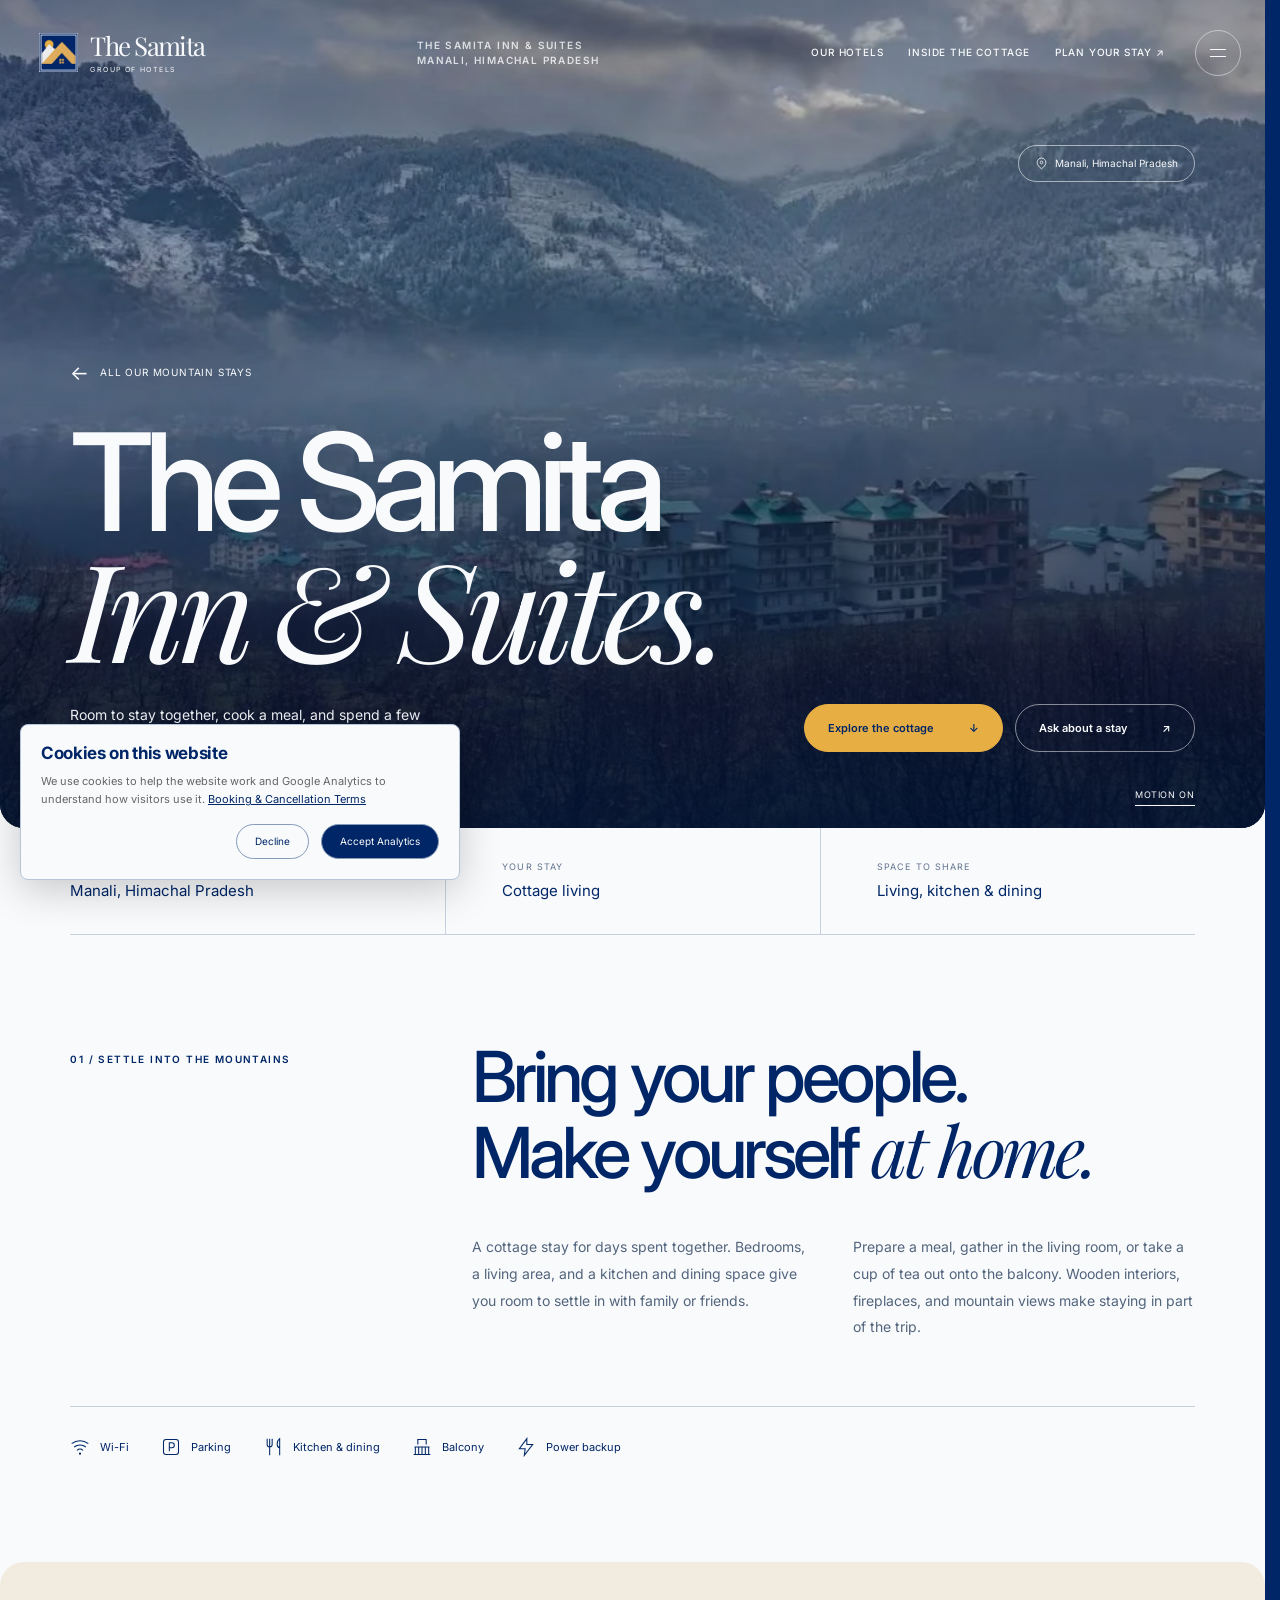
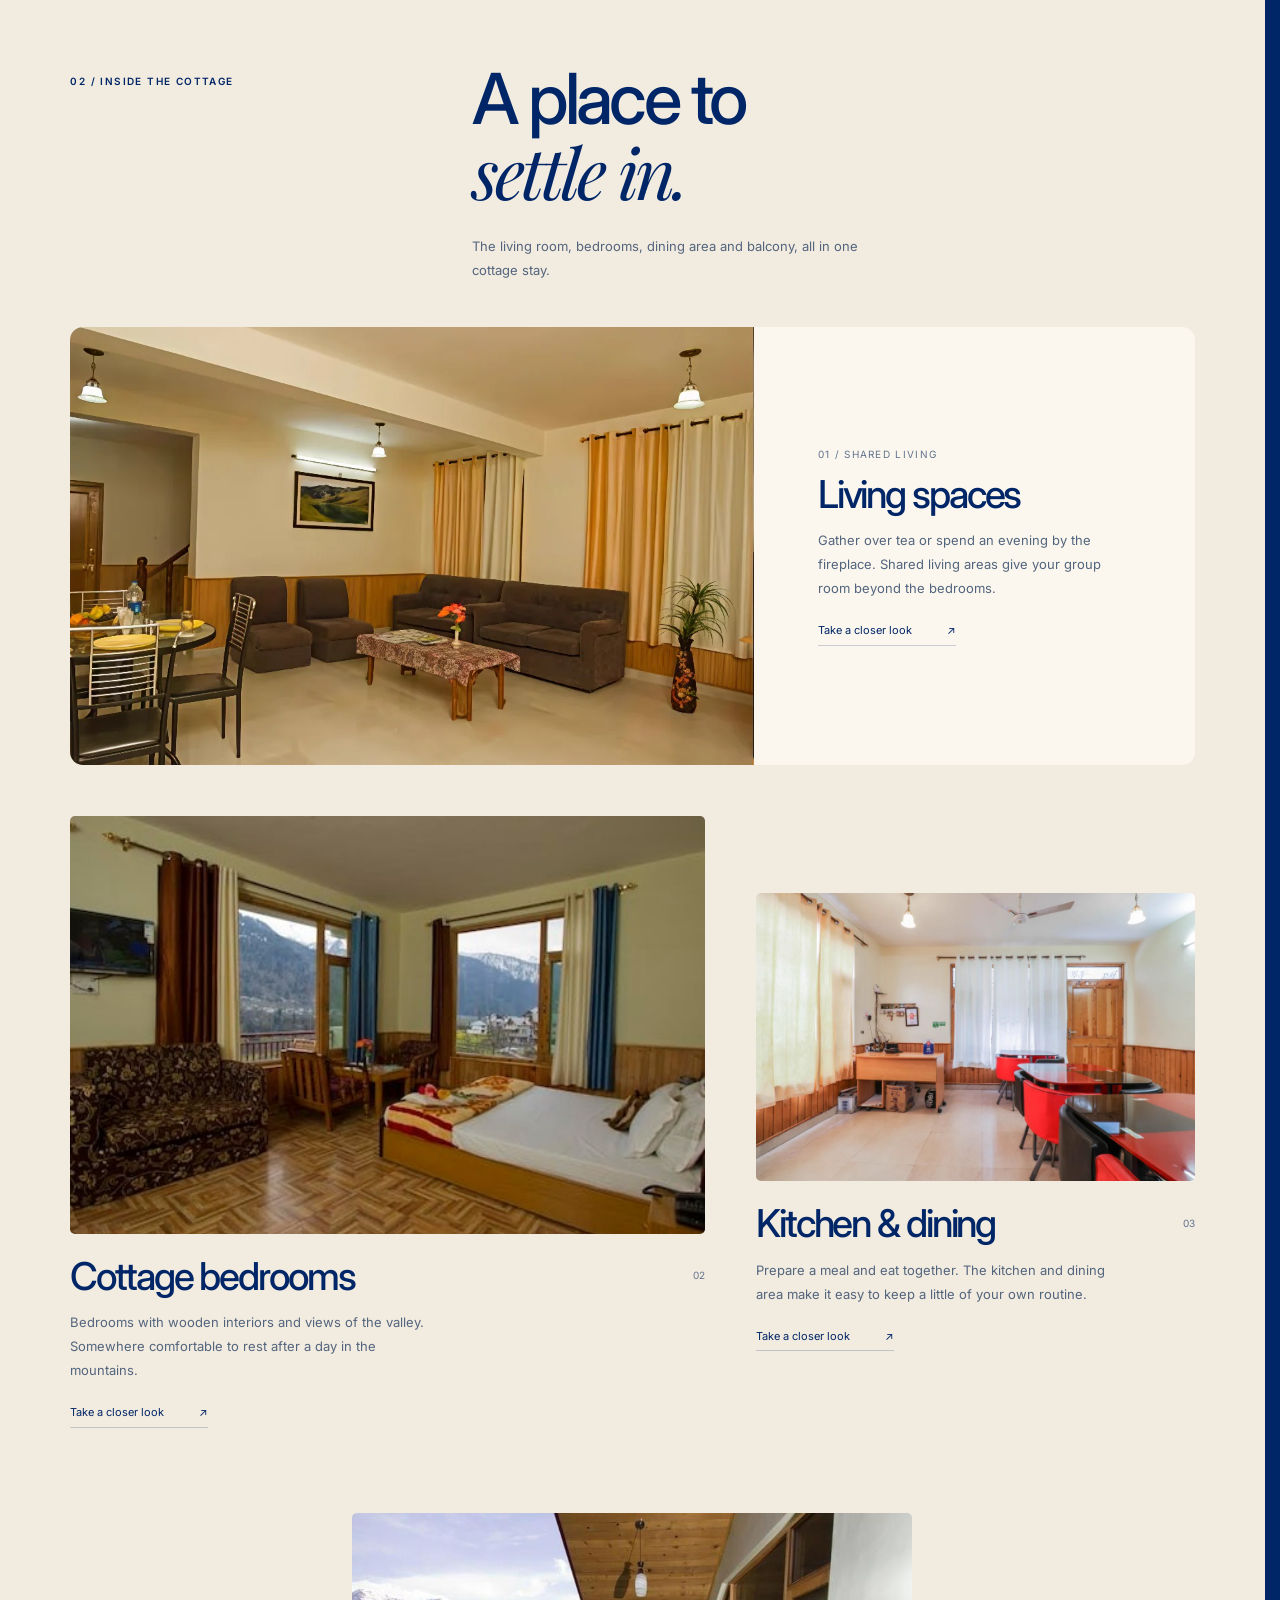
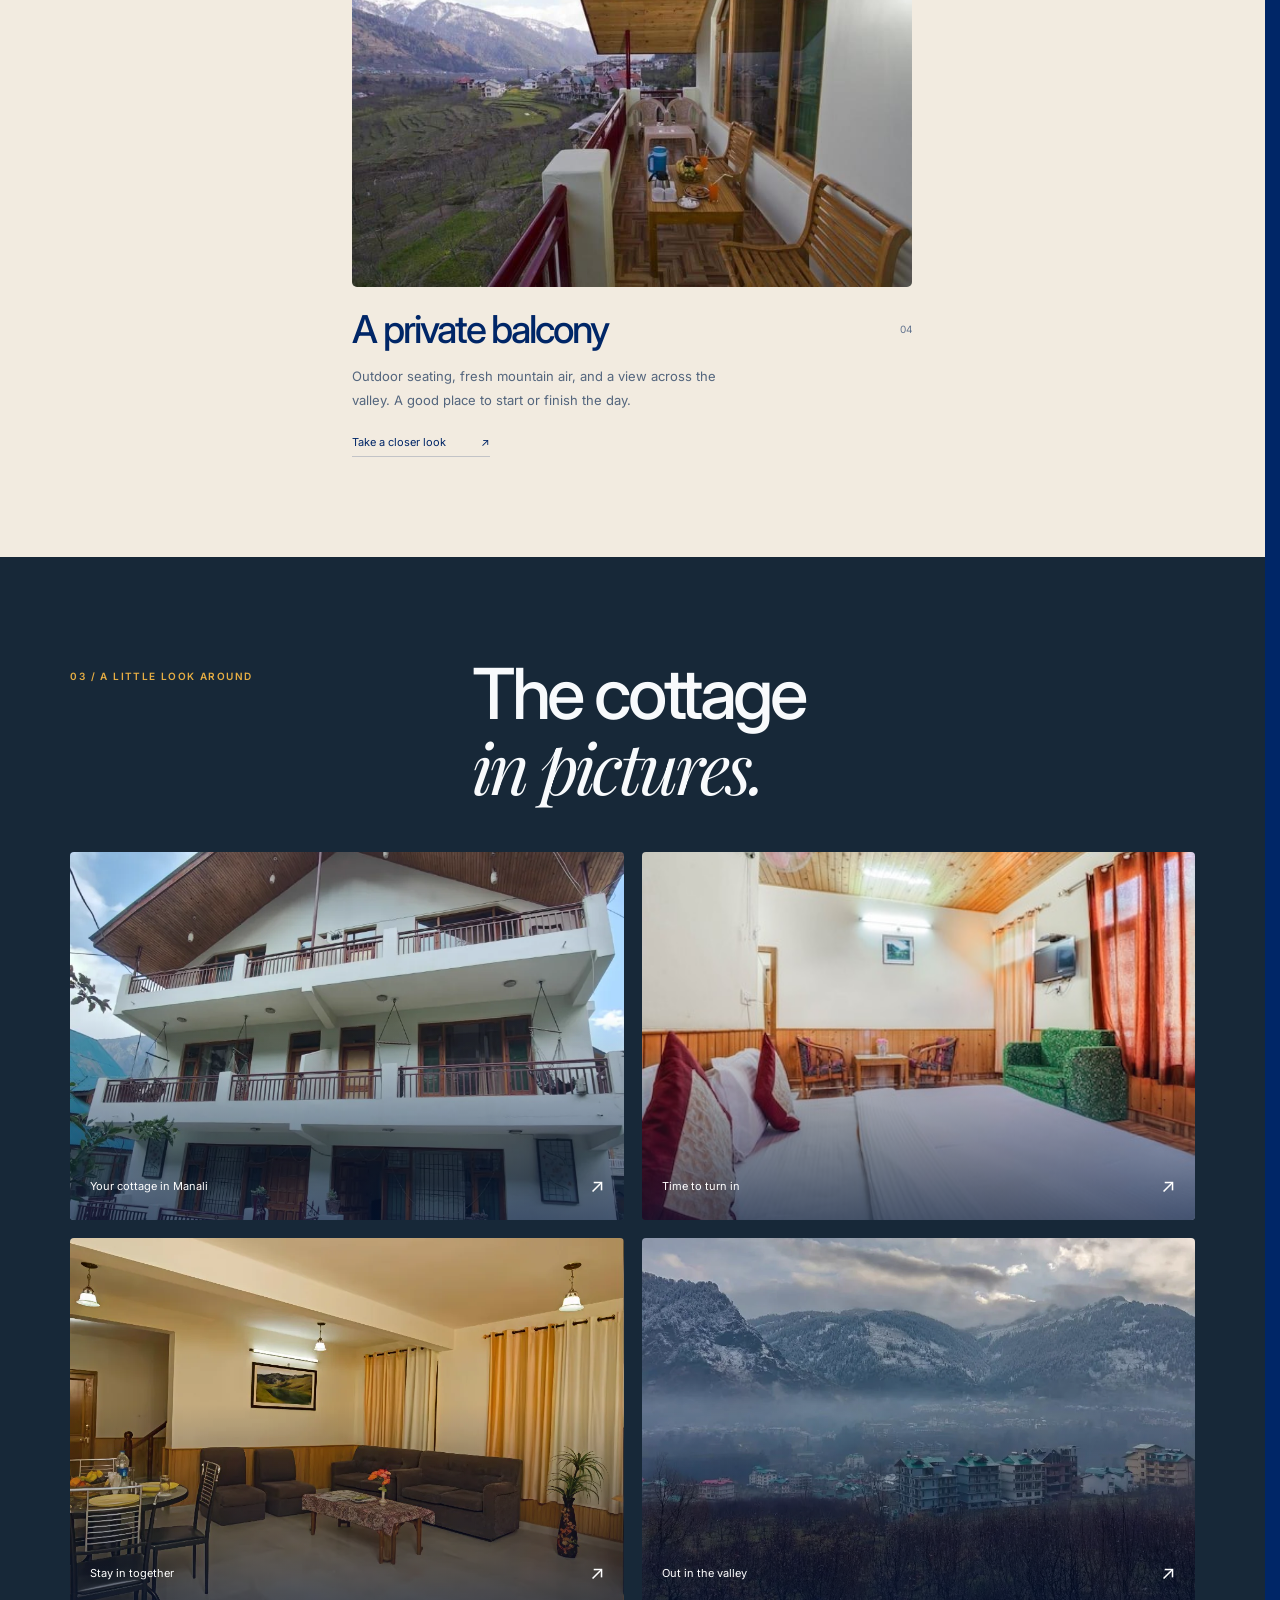
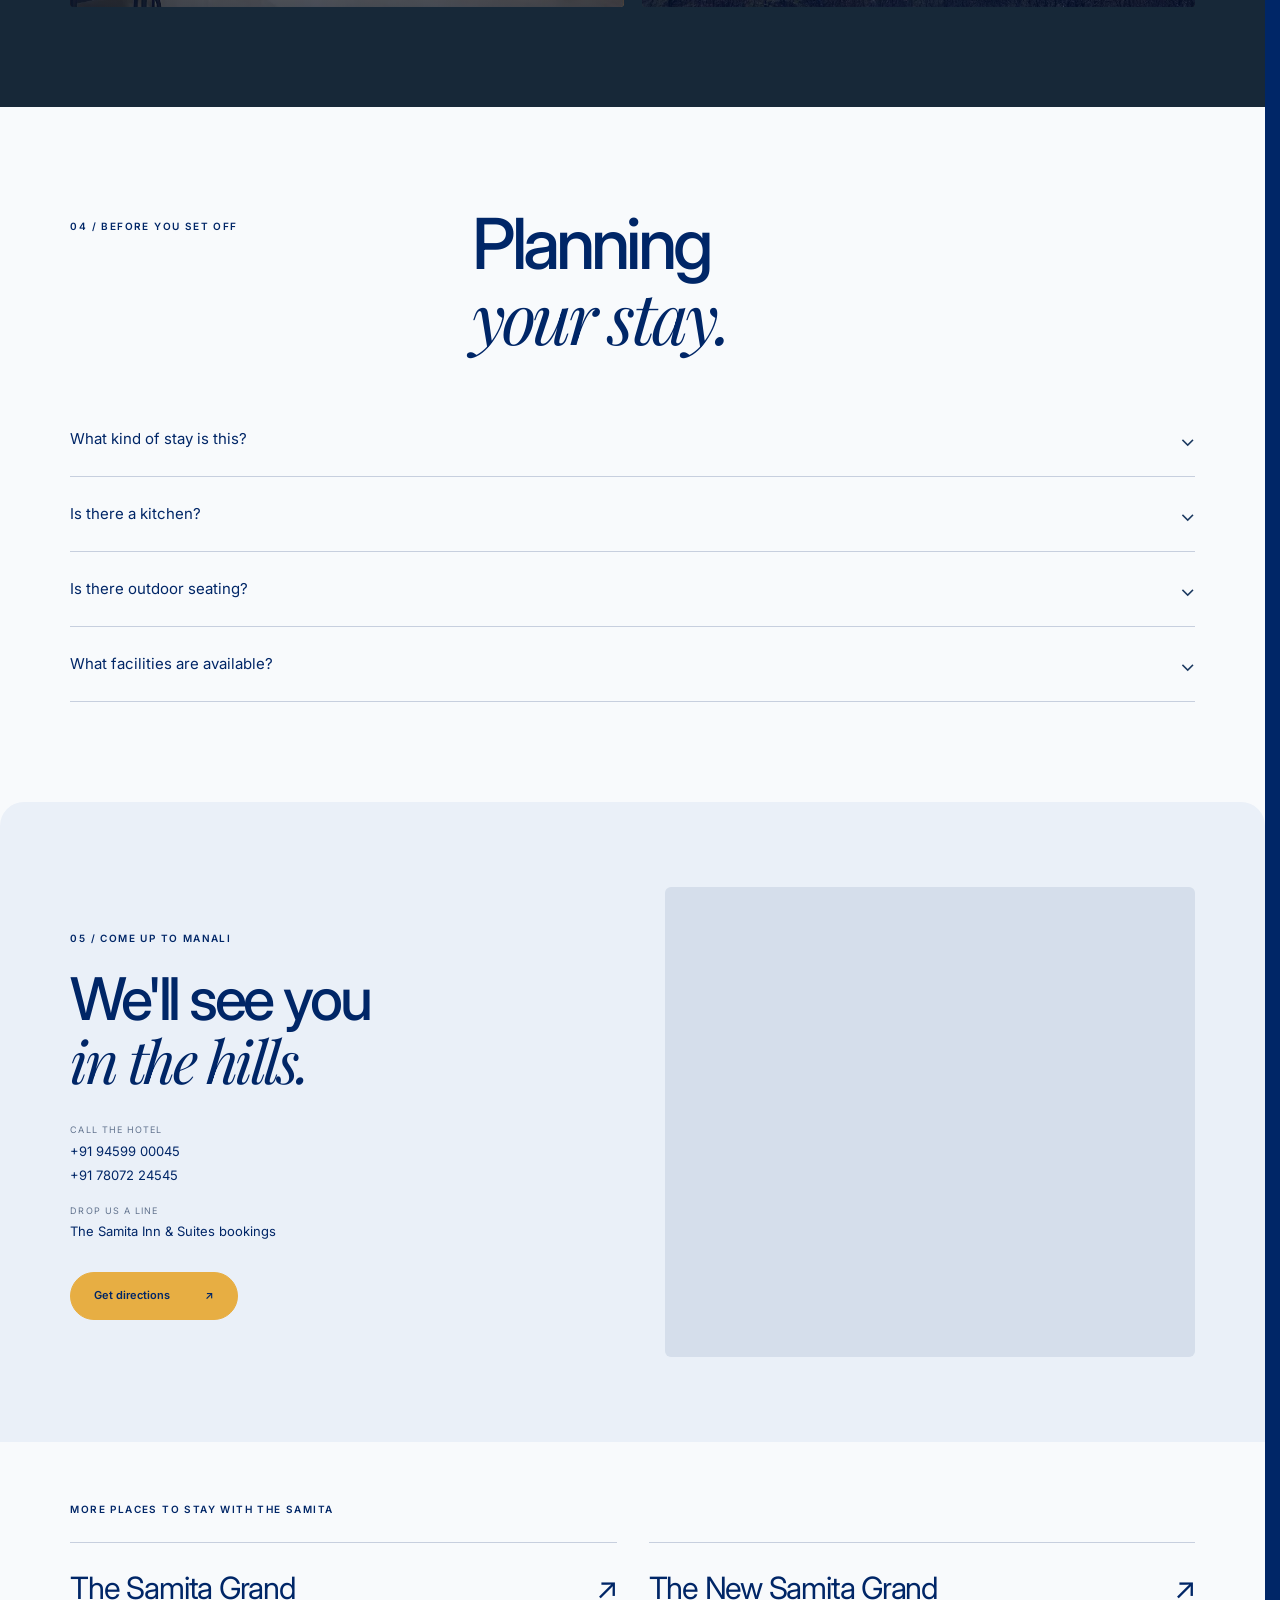
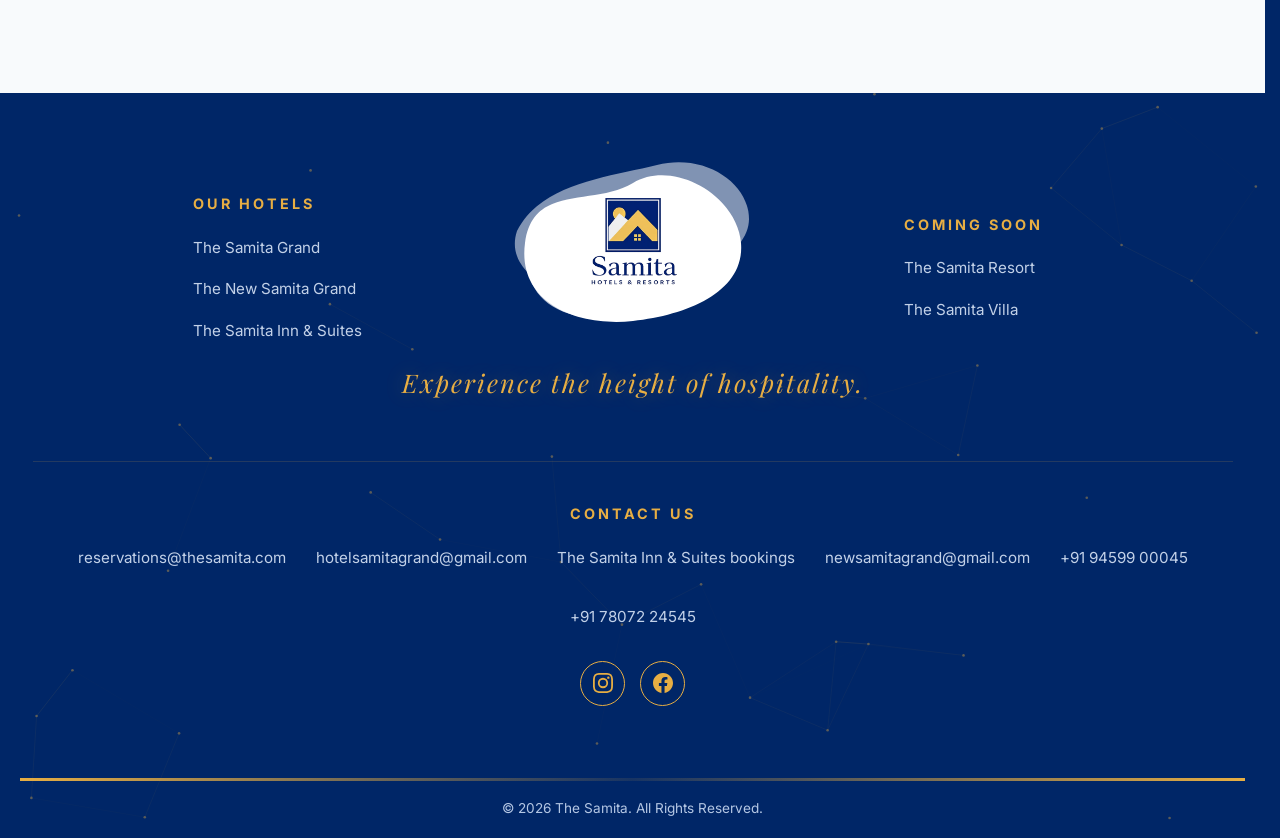
<file: samita-inn-suites.html>
<!DOCTYPE html>
<html lang="en">
<head>
    <meta charset="UTF-8">
    <meta name="viewport" content="width=device-width, initial-scale=1.0">
    <script src="motion-preference.js"></script>
    <meta name="theme-color" content="#002667">
    <meta name="description" content="Room to stay together, cook a meal, and spend a few unhurried days in the mountains. Explore The Samita Inn &amp; Suites in Manali, see photos, and get in touch to plan your stay.">
    <title>The Samita Inn &amp; Suites | A Mountain Stay in Manali</title>
    <link rel="icon" type="image/webp" href="media/square-logo.webp">
    <link rel="canonical" href="https://www.thesamita.com/samita-inn-suites.html">
    <link rel="preconnect" href="https://fonts.googleapis.com">
    <link rel="preconnect" href="https://fonts.gstatic.com" crossorigin>
    <link href="https://fonts.googleapis.com/css2?family=Inter:wght@100..900&family=Playfair+Display:ital,wght@0,400..900;1,400..900&display=swap" rel="stylesheet">
    <link rel="preload" as="image" href="media/inn-valley.webp" fetchpriority="high">
    <link rel="stylesheet" href="styles.css">
    <link rel="stylesheet" href="home.css">
    <link rel="stylesheet" href="hotel.css">
    <link rel="stylesheet" href="property-experience.css">
    <!-- Google tag (gtag.js) -->
<script async src="https://www.googletagmanager.com/gtag/js?id=G-04P761HMCG"></script>
<script>
  window.dataLayer = window.dataLayer || [];
  function gtag(){dataLayer.push(arguments);}
  gtag('js', new Date());

  gtag('config', 'G-04P761HMCG');
</script>
    <script src="script.js" defer></script>
    <script src="navigation.js" defer></script>
    <script src="hotel.js" defer></script>
</head>
<body class="samita-home hotel-page">
    <a href="#main" class="skip-link">Skip to content</a>
    <div class="scroll-progress" aria-hidden="true"></div>
    <div class="motion-cursor" aria-hidden="true"><span></span></div>
    <div id="samita-wipe-transition" class="samita-wipe-transition active wipe-out" aria-hidden="true"><div class="logo-cluster"><img class="wipe-logo" src="media/transition-logo.webp" alt="" width="180" height="180"></div></div>
    <nav class="samita-nav" aria-label="Main navigation">
        <a class="samita-brand" href="index.html" aria-label="The Samita home"><img src="media/square-logo.webp" alt="" width="39" height="39"><span class="brand-name">The Samita<small>Group of Hotels</small></span></a>
        <span class="nav-location eyebrow">The Samita Inn &amp; Suites<br>Manali, Himachal Pradesh</span>
        <div class="desktop-links"><a href="index.html#properties">Our hotels</a><a href="#rooms">Inside the cottage</a><a href="/booking-inn.html">Plan your stay ↗</a></div>
        <button id="menu-toggle" class="menu-toggle" type="button" aria-label="Open navigation menu" aria-controls="samita-menu" aria-expanded="false"><span></span><span></span></button>
    </nav>
    <div id="samita-menu" class="samita-menu" role="dialog" aria-modal="true" aria-label="Explore The Samita" hidden>
        <button id="menu-close" class="menu-close" type="button" aria-label="Close navigation menu">×</button>
        <span class="eyebrow">A place in the mountains</span>
        <nav class="menu-links" aria-label="Explore">
            <a href="index.html#properties"><span>01</span>Our hotels</a>
            <a href="#rooms"><span>02</span>Inside the cottage</a>
            <a href="#gallery"><span>03</span>A look around</a>
            <a href="#faq-section"><span>04</span>Planning your stay</a>
            <a href="#find-us"><span>05</span>Get in touch</a>
        </nav>
        <div class="menu-contact"><a href="tel:+919459900045">+91 94599 00045</a><a href="/booking-inn.html">The Samita Inn &amp; Suites bookings</a></div>
    </div>
    <main id="main">
        <header class="hotel-hero" aria-labelledby="hotel-title">
            <div class="hotel-hero-photo"><img src="media/inn-valley.webp" alt="Snow-covered mountains and the valley around The Samita Inn &amp; Suites" fetchpriority="high" style="object-position:center 48%"></div>
            <span class="hotel-hero-note"><svg viewBox="0 0 24 24" width="13" height="13" fill="none" stroke="currentColor" stroke-width="1.5" aria-hidden="true"><path d="M20 10c0 6-8 12-8 12S4 16 4 10a8 8 0 1 1 16 0Z"/><circle cx="12" cy="10" r="2.5"/></svg> Manali, Himachal Pradesh</span>
            <div class="hotel-hero-content section-shell">
                <a class="hotel-breadcrumb" href="index.html#properties"><span aria-hidden="true">←</span>All our mountain stays</a>
                <h1 class="hotel-title" id="hotel-title" aria-label="The Samita Inn &amp; Suites"><span>The Samita</span><span class="serif">Inn &amp; Suites.</span></h1>
                <div class="hotel-hero-bottom"><p>Room to stay together, cook a meal, and spend a few unhurried days in the mountains.</p><div class="hotel-hero-actions"><a class="hotel-button" href="#rooms">Explore the cottage<span aria-hidden="true">↓</span></a><a class="hotel-button secondary" href="/booking-inn.html">Ask about a stay<span aria-hidden="true">↗</span></a></div></div>
            </div>
            <div class="hotel-hero-footer section-shell"><span>A cottage stay in Manali</span><button id="motion-toggle" class="hotel-motion" type="button" aria-pressed="true">Motion on</button></div>
        </header>
        <div class="section-shell"><div class="hotel-facts"><div class="hotel-fact"><small>The setting</small><span>Manali, Himachal Pradesh</span></div><div class="hotel-fact"><small>Your stay</small><span>Cottage living</span></div><div class="hotel-fact"><small>Space to share</small><span>Living, kitchen &amp; dining</span></div></div></div>
        <section id="about" class="hotel-intro section-shell" aria-labelledby="about-title">
            <div class="hotel-section-heading" data-reveal><span class="eyebrow">01 / Settle into the mountains</span><h2 class="hotel-heading" id="about-title">Bring your people.<br>Make yourself <span class="serif">at home.</span></h2></div>
            <div class="hotel-intro-copy" data-reveal><p>A cottage stay for days spent together. Bedrooms, a living area, and a kitchen and dining space give you room to settle in with family or friends.</p><p>Prepare a meal, gather in the living room, or take a cup of tea out onto the balcony. Wooden interiors, fireplaces, and mountain views make staying in part of the trip.</p></div>
            <div class="hotel-amenities" data-reveal aria-label="Facilities"><span><svg viewBox="0 0 24 24" aria-hidden="true"><path d="M2 8a16 16 0 0 1 20 0M5 12a11 11 0 0 1 14 0M8.5 16a5 5 0 0 1 7 0"/><circle cx="12" cy="20" r=".7"/></svg>Wi-Fi</span><span><svg viewBox="0 0 24 24" aria-hidden="true"><rect x="3" y="3" width="18" height="18" rx="3"/><path d="M10 17V7h3a3 3 0 0 1 0 6h-3"/></svg>Parking</span><span><svg viewBox="0 0 24 24" aria-hidden="true"><path d="M5 2v7a3 3 0 0 0 6 0V2M8 2v20M20 2c-4 3-4 10 0 11V2Zm0 11v9"/></svg>Kitchen &amp; dining</span><span><svg viewBox="0 0 24 24" aria-hidden="true"><path d="M3 12h18M4 12v9m4-9v9m4-9v9m4-9v9m4-9v9M2 21h20M7 9V3h10v6"/></svg>Balcony</span><span><svg viewBox="0 0 24 24" aria-hidden="true"><path d="m13 2-9 12h7l-1 8 10-13h-7z"/></svg>Power backup</span></div>
        </section>
        <section id="rooms" class="hotel-rooms cottage-rooms" aria-labelledby="rooms-title"><div class="section-shell">
            <div class="hotel-section-heading" data-reveal><span class="eyebrow">02 / Inside the cottage</span><div><h2 class="hotel-heading" id="rooms-title">A place to<br><span class="serif">settle in.</span></h2><p class="hotel-section-note">The living room, bedrooms, dining area and balcony, all in one cottage stay.</p></div></div>
            <div class="hotel-room-grid cottage-layout"><article class="hotel-room-card cottage-lead" data-reveal><button class="hotel-room-photo" type="button" data-modal="room-living" data-cursor="VIEW" aria-label="View Living spaces details"><img src="media/inn-living.webp" alt="Living spaces at The Samita Inn &amp; Suites" loading="lazy" width="900" height="600"></button><div class="hotel-room-copy"><div class="hotel-room-top"><h3>Living spaces</h3><span class="hotel-room-number">01 / Shared living</span></div><p>Gather over tea or spend an evening by the fireplace. Shared living areas give your group room beyond the bedrooms.</p><button class="hotel-text-button" type="button" data-modal="room-living">Take a closer look<span aria-hidden="true">↗</span></button></div></article>
                <article class="hotel-room-card cottage-bedrooms" data-reveal><button class="hotel-room-photo" type="button" data-modal="room-bedrooms" data-cursor="VIEW" aria-label="View Cottage bedrooms details"><img src="suites-gallery-7.jpg" alt="Cottage bedrooms at The Samita Inn &amp; Suites" loading="lazy" width="900" height="600"></button><div class="hotel-room-copy"><div class="hotel-room-top"><h3>Cottage bedrooms</h3><span class="hotel-room-number">02</span></div><p>Bedrooms with wooden interiors and views of the valley. Somewhere comfortable to rest after a day in the mountains.</p><button class="hotel-text-button" type="button" data-modal="room-bedrooms">Take a closer look<span aria-hidden="true">↗</span></button></div></article>
                <article class="hotel-room-card cottage-dining" data-reveal><button class="hotel-room-photo" type="button" data-modal="room-dining" data-cursor="VIEW" aria-label="View Kitchen &amp; dining details"><img src="media/inn-dining.webp" alt="Kitchen &amp; dining at The Samita Inn &amp; Suites" loading="lazy" width="900" height="600"></button><div class="hotel-room-copy"><div class="hotel-room-top"><h3>Kitchen &amp; dining</h3><span class="hotel-room-number">03</span></div><p>Prepare a meal and eat together. The kitchen and dining area make it easy to keep a little of your own routine.</p><button class="hotel-text-button" type="button" data-modal="room-dining">Take a closer look<span aria-hidden="true">↗</span></button></div></article>
                <article class="hotel-room-card cottage-balcony" data-reveal><button class="hotel-room-photo" type="button" data-modal="room-balcony" data-cursor="VIEW" aria-label="View A private balcony details"><img src="suites-gallery-5.jpg" alt="A private balcony at The Samita Inn &amp; Suites" loading="lazy" width="900" height="600"></button><div class="hotel-room-copy"><div class="hotel-room-top"><h3>A private balcony</h3><span class="hotel-room-number">04</span></div><p>Outdoor seating, fresh mountain air, and a view across the valley. A good place to start or finish the day.</p><button class="hotel-text-button" type="button" data-modal="room-balcony">Take a closer look<span aria-hidden="true">↗</span></button></div></article>
            </div>
        </div></section>
        <section id="gallery" class="hotel-gallery cottage-gallery" aria-labelledby="gallery-title"><div class="section-shell">
            <div class="hotel-section-heading" data-reveal><span class="eyebrow">03 / A little look around</span><h2 class="hotel-heading" id="gallery-title">The cottage<br><span class="serif">in pictures.</span></h2></div>
            <div class="hotel-gallery-grid"><button class="hotel-gallery-tile" type="button" data-gallery-photo="media/inn-cottage.webp" data-caption="Your cottage in Manali" data-cursor="VIEW" aria-label="View photo: Your cottage in Manali" data-reveal><img src="media/inn-cottage.webp" alt="The cottage exterior and balconies" loading="lazy"><span class="hotel-gallery-caption">Your cottage in Manali<b aria-hidden="true">↗</b></span></button>
<button class="hotel-gallery-tile" type="button" data-gallery-photo="suites-gallery-4.jpg" data-caption="Time to turn in" data-cursor="VIEW" aria-label="View photo: Time to turn in" data-reveal><img src="suites-gallery-4.jpg" alt="A bedroom with wood-finished walls and a seating area" loading="lazy"><span class="hotel-gallery-caption">Time to turn in<b aria-hidden="true">↗</b></span></button>
<button class="hotel-gallery-tile" type="button" data-gallery-photo="media/inn-living.webp" data-caption="Stay in together" data-cursor="VIEW" aria-label="View photo: Stay in together" data-reveal><img src="media/inn-living.webp" alt="The shared living and dining area" loading="lazy"><span class="hotel-gallery-caption">Stay in together<b aria-hidden="true">↗</b></span></button>
<button class="hotel-gallery-tile" type="button" data-gallery-photo="media/inn-valley.webp" data-caption="Out in the valley" data-cursor="VIEW" aria-label="View photo: Out in the valley" data-reveal><img src="media/inn-valley.webp" alt="The mountain view around the cottage" loading="lazy"><span class="hotel-gallery-caption">Out in the valley<b aria-hidden="true">↗</b></span></button></div>

        </div></section>
        <section id="faq-section" class="hotel-faq section-shell" aria-labelledby="faq-title">
            <div class="hotel-section-heading" data-reveal><span class="eyebrow">04 / Before you set off</span><h2 class="hotel-heading" id="faq-title">Planning<br><span class="serif">your stay.</span></h2></div>
            <div class="faq-tab-content active"><div class="faq-accordion-item"><button class="faq-question" type="button">What kind of stay is this?<span class="chevron" aria-hidden="true">⌄</span></button><div class="faq-answer"><div class="faq-answer-inner"><p>The Samita Inn &amp; Suites is a cottage stay with bedrooms, shared living spaces, and a kitchen and dining area. Contact us with your group size and dates to plan your stay.</p></div></div></div>
<div class="faq-accordion-item"><button class="faq-question" type="button">Is there a kitchen?<span class="chevron" aria-hidden="true">⌄</span></button><div class="faq-answer"><div class="faq-answer-inner"><p>Yes. The cottage has a kitchen and dining area so you can prepare meals and eat together during your stay.</p></div></div></div>
<div class="faq-accordion-item"><button class="faq-question" type="button">Is there outdoor seating?<span class="chevron" aria-hidden="true">⌄</span></button><div class="faq-answer"><div class="faq-answer-inner"><p>The balcony has outdoor seating and views across the valley.</p></div></div></div>
<div class="faq-accordion-item"><button class="faq-question" type="button">What facilities are available?<span class="chevron" aria-hidden="true">⌄</span></button><div class="faq-answer"><div class="faq-answer-inner"><p>Wi-Fi, parking, and power backup are available. Contact us for rates, availability, and check-in details.</p></div></div></div></div>
        </section>
        <section id="find-us" class="hotel-location" aria-labelledby="location-title"><div class="section-shell hotel-location-grid">
            <div data-reveal><span class="eyebrow">05 / Come up to Manali</span><h2 class="hotel-heading" id="location-title">We'll see you<br><span class="serif">in the hills.</span></h2><div class="hotel-contact-list"><div><small>Call the hotel</small><a href="tel:+919459900045">+91 94599 00045</a><a href="tel:+917807224545">+91 78072 24545</a></div><div><small>Drop us a line</small><a href="/booking-inn.html">The Samita Inn &amp; Suites bookings</a></div></div><a class="hotel-button" href="https://www.google.com/maps/search/?api=1&amp;query=32.22314013290714%2C77.1839103284871" target="_blank" rel="noopener">Get directions<span aria-hidden="true">↗</span></a></div>
            <iframe class="hotel-map" title="Location of The Samita Inn &amp; Suites in Manali" src="https://www.google.com/maps/embed?pb=!1m18!1m12!1m3!1d843.8245146238635!2d77.1839103284871!3d32.22314013290714!2m3!1f0!2f0!3f0!3m2!1i1024!2i768!4f13.1!3m3!1m2!1s0x39048800ced9b79f%3A0xea305c3fee703ebf!2sArjun%20Kutir%20Cottage!5e0!3m2!1sen!2sin!4v1782614583002!5m2!1sen!2sin" loading="lazy" allowfullscreen referrerpolicy="strict-origin-when-cross-origin"></iframe>
        </div></section>
        <section class="hotel-more section-shell" aria-labelledby="more-title"><h2 id="more-title" class="eyebrow">More places to stay with The Samita</h2><div class="hotel-more-links"><a href="samita-grand.html">The Samita Grand<span aria-hidden="true">↗</span></a><a href="https://newsamita.com">The New Samita Grand<span aria-hidden="true">↗</span></a></div></section>
    </main>
    <div id="room-bedrooms" class="modal-overlay"><div class="modal-content"><button class="close-modal" type="button">×</button><img class="hotel-room-modal-image" src="suites-gallery-7.jpg" alt="Cottage bedrooms at The Samita Inn &amp; Suites" loading="lazy"><div class="hotel-room-modal-copy"><h2>Cottage bedrooms</h2><p>Bedrooms with wooden interiors and views of the valley. Somewhere comfortable to rest after a day in the mountains.</p><a class="hotel-button" href="/booking-inn.html">Enquire about a stay<span aria-hidden="true">↗</span></a></div></div></div>
<div id="room-living" class="modal-overlay"><div class="modal-content"><button class="close-modal" type="button">×</button><img class="hotel-room-modal-image" src="media/inn-living.webp" alt="Living spaces at The Samita Inn &amp; Suites" loading="lazy"><div class="hotel-room-modal-copy"><h2>Living spaces</h2><p>Gather over tea or spend an evening by the fireplace. Shared living areas give your group room beyond the bedrooms.</p><a class="hotel-button" href="/booking-inn.html">Enquire about a stay<span aria-hidden="true">↗</span></a></div></div></div>
<div id="room-balcony" class="modal-overlay"><div class="modal-content"><button class="close-modal" type="button">×</button><img class="hotel-room-modal-image" src="suites-gallery-5.jpg" alt="A private balcony at The Samita Inn &amp; Suites" loading="lazy"><div class="hotel-room-modal-copy"><h2>A private balcony</h2><p>Outdoor seating, fresh mountain air, and a view across the valley. A good place to start or finish the day.</p><a class="hotel-button" href="/booking-inn.html">Enquire about a stay<span aria-hidden="true">↗</span></a></div></div></div>
<div id="room-dining" class="modal-overlay"><div class="modal-content"><button class="close-modal" type="button">×</button><img class="hotel-room-modal-image" src="media/inn-dining.webp" alt="Kitchen &amp; dining at The Samita Inn &amp; Suites" loading="lazy"><div class="hotel-room-modal-copy"><h2>Kitchen &amp; dining</h2><p>Prepare a meal and eat together. The kitchen and dining area make it easy to keep a little of your own routine.</p><a class="hotel-button" href="/booking-inn.html">Enquire about a stay<span aria-hidden="true">↗</span></a></div></div></div>
    <dialog class="hotel-lightbox" id="hotel-lightbox" aria-label="Hotel photos and film"><button class="hotel-lightbox-close" type="button" aria-label="Close photo viewer">×</button><div class="hotel-lightbox-media"><img alt="" hidden><video controls playsinline preload="none" hidden></video></div><div class="hotel-lightbox-bar"><p data-lightbox-caption aria-live="polite"></p><div class="hotel-lightbox-navigation"><button type="button" data-photo-prev aria-label="Previous photo">←</button><span data-lightbox-counter></span><button type="button" data-photo-next aria-label="Next photo">→</button></div></div></dialog>
    <footer class="luxury-footer full-page-footer">
        <canvas id="footer-network"></canvas>

        <div class="footer-grid-container" style="position: relative; z-index: 2;">
            <div class="footer-node node-tl">
                <h4>Our Hotels</h4>
                <a href="samita-grand.html" class="stagger-text">The Samita Grand</a>
                <a href="https://newsamita.com" class="stagger-text">The New Samita Grand</a>
                <a href="samita-inn-suites.html" class="stagger-text">The Samita Inn &amp; Suites</a>
            </div>

            <div class="footer-center-node">
                <div class="logo-wrapper-footer">
                    <a href="index.html"><img src="media/footer-logo.webp" alt="The Samita Group" class="footer-logo"></a>
                </div>
                <p class="designer-tagline">Experience the height of hospitality.</p>
            </div>

            <div class="footer-node node-tr">
                <h4>Coming Soon</h4>
                <a href="index.html#future-projects" class="stagger-text">The Samita Resort</a>
                <a href="index.html#future-projects" class="stagger-text">The Samita Villa</a>
            </div>

            <div class="footer-node node-bottom-contact">
                <h4>Contact Us</h4>
                <div class="contact-links-inline">
                    <a href="/booking.html" class="stagger-text">reservations@thesamita.com</a>
                    <a href="/booking.html?hotel=grand" class="stagger-text">hotelsamitagrand@gmail.com</a>
                    <a href="/booking-inn.html" class="stagger-text">The Samita Inn &amp; Suites bookings</a>
                    <a href="/booking.html?hotel=new-grand" class="stagger-text">newsamitagrand@gmail.com</a>
                    <a href="tel:+919459900045" class="stagger-text">+91 94599 00045</a>
                    <a href="tel:+917807224545" class="stagger-text">+91 78072 24545</a>

                </div>
                <div class="socials-tab centered-socials">
                    <a href="https://www.instagram.com/thesamitagrand/" target="_blank" class="social-icon"><svg viewBox="0 0 24 24"><path d="M12 2.163c3.204 0 3.584.012 4.85.07 3.252.148 4.771 1.691 4.919 4.919.058 1.265.069 1.645.069 4.849 0 3.205-.012 3.584-.069 4.849-.149 3.225-1.664 4.771-4.919 4.919-1.266.058-1.644.07-4.85.07-3.204 0-3.584-.012-4.849-.07-3.26-.149-4.771-1.699-4.919-4.92-.058-1.265-.07-1.644-.07-4.849 0-3.204.013-3.583.07-4.849.149-3.227 1.664-4.771 4.919-4.919 1.266-.057 1.645-.069 4.849-.069zM12 0C8.741 0 8.333.014 7.053.072 2.695.272.273 2.69.073 7.052.014 8.333 0 8.741 0 12c0 3.259.014 3.668.072 4.948.2 4.358 2.618 6.78 6.98 6.98C8.333 23.986 8.741 24 12 24c3.259 0 3.668-.014 4.948-.072 4.354-.2 6.782-2.618 6.979-6.98.059-1.28.073-1.689.073-4.948 0-3.259-.014-3.667-.072-4.947-.196-4.354-2.617-6.78-6.979-6.98C15.668.014 15.259 0 12 0zm0 5.838a6.162 6.162 0 100 12.324 6.162 6.162 0 000-12.324zM12 16a4 4 0 110-8 4 4 0 010 8zm6.406-11.845a1.44 1.44 0 100 2.881 1.44 1.44 0 000-2.881z"/></svg></a>
                    <a href="https://www.facebook.com/thesamitagrand/" target="_blank" class="social-icon"><svg viewBox="0 0 24 24"><path d="M24 12.073c0-6.627-5.373-12-12-12s-12 5.373-12 12c0 5.99 4.388 10.954 10.125 11.854v-8.385H7.078v-3.47h3.047V9.43c0-3.007 1.792-4.669 4.533-4.669 1.312 0 2.686.235 2.686.235v2.953H15.83c-1.491 0-1.956.925-1.956 1.874v2.25h3.328l-.532 3.47h-2.796v8.385C19.612 23.027 24 18.062 24 12.073z"/></svg></a>
                </div>
            </div>
        </div>

        <div class="footer-bottom-copyright">
            <p>&copy; 2026 The Samita. All Rights Reserved.</p>
        </div>
    </footer>
    <!-- Cookie Banner -->
    <div id="cookie-banner" class="cookie-banner">
        <div class="cookie-content">
            <h4>Cookies on this website</h4>
            <p>We use cookies to help the website work and Google Analytics to understand how visitors use it. <a href="cancellation-policy.html" style="color: var(--gold); text-decoration: underline;">Booking &amp; Cancellation Terms</a></p>
        </div>
        <div class="cookie-buttons">
            <button id="decline-cookies" class="cookie-btn decline">Decline</button>
            <button id="accept-cookies" class="cookie-btn accept">Accept Analytics</button>
        </div>
    </div>
    <!-- Floating Action Button -->
    <div class="fab-container">
        <div class="fab-options">
            <a href="tel:9459900045" class="fab-option" title="Call Us">
                <svg viewBox="0 0 24 24" width="22" height="22" stroke="currentColor" stroke-width="2" fill="none" stroke-linecap="round" stroke-linejoin="round"><path d="M22 16.92v3a2 2 0 0 1-2.18 2 19.79 19.79 0 0 1-8.63-3.07 19.5 19.5 0 0 1-6-6 19.79 19.79 0 0 1-3.07-8.67A2 2 0 0 1 4.11 2h3a2 2 0 0 1 2 1.72 12.84 12.84 0 0 0 .7 2.81 2 2 0 0 1-.45 2.11L8.09 9.91a16 16 0 0 0 6 6l1.27-1.27a2 2 0 0 1 2.11-.45 12.84 12.84 0 0 0 2.81.7A2 2 0 0 1 22 16.92z"></path></svg>
            </a>
            <a href="/booking-inn.html" class="fab-option" title="Booking information">
                <svg viewBox="0 0 24 24" width="22" height="22" stroke="currentColor" stroke-width="2" fill="none" stroke-linecap="round" stroke-linejoin="round"><path d="M4 4h16c1.1 0 2 .9 2 2v12c0 1.1-.9 2-2 2H4c-1.1 0-2-.9-2-2V6c0-1.1.9-2 2-2z"></path><polyline points="22,6 12,13 2,6"></polyline></svg>
            </a>
            <a href="https://wa.me/message/C3ID7YF2EN5YC1" target="_blank" class="fab-option" title="WhatsApp">
                <svg viewBox="0 0 24 24" width="22" height="22" stroke="currentColor" stroke-width="2" fill="none" stroke-linecap="round" stroke-linejoin="round"><path d="M21 11.5a8.38 8.38 0 0 1-.9 3.8 8.5 8.5 0 0 1-7.6 4.7 8.38 8.38 0 0 1-3.8-.9L3 21l1.9-5.7a8.38 8.38 0 0 1-.9-3.8 8.5 8.5 0 0 1 4.7-7.6 8.38 8.38 0 0 1 3.8-.9h.5a8.48 8.48 0 0 1 8 8v.5z"></path></svg>
            </a>
        </div>
        <button class="fab-main" id="fab-main">
            <svg class="fab-icon-message" viewBox="0 0 24 24" width="26" height="26" stroke="currentColor" stroke-width="2" fill="none" stroke-linecap="round" stroke-linejoin="round"><path d="M21 15a2 2 0 0 1-2 2H7l-4 4V5a2 2 0 0 1 2-2h14a2 2 0 0 1 2 2z"></path></svg>
            <svg class="fab-icon-close" viewBox="0 0 24 24" width="26" height="26" stroke="currentColor" stroke-width="2" fill="none" stroke-linecap="round" stroke-linejoin="round" style="display:none;"><line x1="18" y1="6" x2="6" y2="18"></line><line x1="6" y1="6" x2="18" y2="18"></line></svg>
        </button>
    </div>
</body>
</html>
</file>
<file: styles.css>
@import url('https://fonts.googleapis.com/css2?family=Inter:wght@100..900&display=swap');
@import url('https://fonts.googleapis.com/css2?family=Great+Vibes&display=swap');

/* =========================================
   LUXURY BASE & TYPOGRAPHY
========================================= */
:root {
    --navy: #002667;
    --navy-deep: #001d50;
    --gold: #e7ae43;
    --gold-dark: #9b6919;
    --dark: #19375f;
    --darker: #002667;
    --cream: #f8fafc;
    --white: #ffffff;
    --maroon: #002667;
    --font-heading: 'Inter', sans-serif;
    --font-body: 'Inter', sans-serif;
}

* { margin: 0; padding: 0; box-sizing: border-box; }
/* FIXED: Smooth scrolling added for buttons! */
html { scrollbar-gutter: stable; scroll-behavior: smooth; background-color: var(--maroon); }
body {
    background-color: var(--cream);
    background-image: linear-gradient(135deg, rgba(231,174,67, 0.05) 25%, transparent 25%), linear-gradient(225deg, rgba(231,174,67, 0.05) 25%, transparent 25%), linear-gradient(45deg, rgba(231,174,67, 0.05) 25%, transparent 25%), linear-gradient(315deg, rgba(231,174,67, 0.05) 25%, var(--cream) 25%);
    background-position: 10px 0, 10px 0, 0 0, 0 0;
    background-size: 20px 20px;
    background-repeat: repeat;
    color: var(--dark);
    font-family: var(--font-body);
    line-height: 1.7;
    width: 100%; max-width: 100vw; overflow-x: hidden;
    padding: 0 !important; margin: 0 !important;
}
h1, h2, h3, h4 { font-family: var(--font-heading); font-weight: 700; color: var(--darker); }
a { text-decoration: none; transition: all 0.3s ease; }
img { max-width: 100%; }

.container { max-width: 1200px; margin: 0 auto; padding: 0 20px; }
.text-white { color: var(--white) !important; }
.text-center { text-align: center; }
.max-w { max-width: 700px; margin: 0 auto; }

/* THEME SPECIFIC TYPOGRAPHY */
.theme-royal h1, .theme-royal h2, .theme-royal h3 { font-family: 'Playfair Display', serif; }
.theme-modern { font-family: 'Inter', sans-serif; }
.theme-modern h1, .theme-modern h2, .theme-modern h3 { font-family: 'Inter', sans-serif; font-weight: 900; letter-spacing: -1px; text-transform: uppercase; }
.theme-modern .subtitle { font-family: 'Inter', sans-serif; font-weight: 700; letter-spacing: 2px; }

/* LOGOS */
.logo-wrapper-nav { background: var(--white); border-radius: 4px; display: inline-flex; align-items: center; justify-content: center; padding: 5px 10px; height: 80px; }
#nav-logo-img { height: 70px !important; width: auto !important; display: block; mix-blend-mode: multiply; }
#nav-logo-text-img { height: 45px !important; width: auto !important; display: block; mix-blend-mode: multiply; margin-left: 15px; }
.logo-wrapper-footer {
    background-color: transparent;
    background-image: url("data:image/svg+xml,%3Csvg xmlns='http://www.w3.org/2000/svg' viewBox='0 0 300 150' preserveAspectRatio='none'%3E%3Cpath fill='%23ffffff' d='M15,75 C25,25 100,45 150,25 C200,5 280,35 285,75 C290,115 220,135 150,140 C80,145 5,125 15,75 Z'/%3E%3Cpath fill='%23ffffff' d='M25,85 C45,45 120,55 170,35 C220,15 275,55 275,85 C275,115 200,125 130,135 C60,145 5,115 25,85 Z' opacity='0.7'/%3E%3Cpath fill='%23ffffff' d='M5,65 C35,25 120,20 180,10 C240,0 295,25 295,55 C295,85 220,110 150,120 C80,130 -15,105 5,65 Z' opacity='0.5'/%3E%3C/svg%3E");
    background-size: 100% 100%;
    background-repeat: no-repeat;
    background-position: center;
    border-radius: 0;
    box-shadow: none;
    display: inline-flex;
    align-items: center;
    justify-content: center;
    padding: 30px 50px;
    height: 180px;
}
.footer-logo { height: 140px !important; width: auto !important; display: block; mix-blend-mode: multiply; transform: translateY(5px); }

/* =========================================
   ORGANIC PAGE TRANSITIONS
========================================= */
.samita-wipe-transition { position: fixed; inset: 0; z-index: 999999; display: flex; align-items: center; justify-content: center; background: #fff; visibility: hidden; pointer-events: none; transform: translate3d(-100%,0,0); contain: paint; }
.samita-wipe-transition.active { visibility: visible; transform: translate3d(0,0,0); }
.samita-wipe-transition .logo-cluster { display: flex; align-items: center; justify-content: center; opacity: 0; transform: scale(.5); max-width: 90%; }
.samita-wipe-transition .wipe-logo { height: 200px; width: auto; max-width: 70vw; object-fit: contain; }
.samita-wipe-transition.wipe-in { pointer-events: auto; animation: sweepRightIn .8s cubic-bezier(.77,0,.175,1) both; }
.samita-wipe-transition.wipe-in .logo-cluster { animation: sweepInScale .6s cubic-bezier(.175,.885,.32,1.275) .2s both; }
.samita-wipe-transition.wipe-out { pointer-events: auto; animation: sweepLeftOut .8s cubic-bezier(.77,0,.175,1) .6s both; }
.samita-wipe-transition.wipe-out .logo-cluster { opacity: 1; transform: scale(1.5); animation: sweepOutScale .6s cubic-bezier(.77,0,.175,1) .3s both; }
@keyframes sweepRightIn { from { transform: translate3d(-100%,0,0); } to { transform: translate3d(0,0,0); } }
@keyframes sweepLeftOut { from { transform: translate3d(0,0,0); } to { transform: translate3d(100%,0,0); } }
@keyframes sweepInScale { from { opacity: 0; transform: scale(.5); } to { opacity: 1; transform: scale(1.5); } }
@keyframes sweepOutScale { from { opacity: 1; transform: scale(1.5); } to { opacity: 0; transform: scale(5); } }
@media (max-width:768px) { .samita-wipe-transition .wipe-logo { height: 80px; } }
.samita-interactions, .samita-interactions * { cursor: auto !important; }
.samita-interactions a, .samita-interactions button, .samita-interactions a *, .samita-interactions button * { cursor: pointer !important; }
@media (prefers-reduced-motion: reduce) {
    html:not(.motion-opt-in) { scroll-behavior: auto; }
    html:not(.motion-opt-in) .samita-wipe-transition { display: none; }
    html:not(.motion-opt-in) .char, html:not(.motion-opt-in) .faq-answer { transition: none !important; }
}

html.motion-disabled { scroll-behavior: auto; }
html.motion-disabled .samita-wipe-transition { display: none; }
html.motion-disabled .char, html.motion-disabled .faq-answer { transition: none !important; }

/* STAGGERED WAVE TEXT ANIMATION */
.stagger-text { display: inline-flex; overflow: hidden; vertical-align: top; cursor: pointer; }
.char-wrap { overflow: hidden; display: inline-block; }
.char { display: inline-block; position: relative; transition: transform 0.5s cubic-bezier(0.76, 0, 0.24, 1); transition-delay: calc(var(--char-index) * 0.03s); }
.char::after { content: attr(data-char); position: absolute; top: 100%; left: 0; width: 100%; height: 100%; color: var(--gold); }
.stagger-text:hover .char { transform: translateY(-100%); }

/* =========================================
   FIXED: HEADER SITS AT TOP AND SCROLLS AWAY
========================================= */
.luxury-nav {
    position: relative !important;
    top: 0 !important; left: 0 !important; width: 100%;
    display: flex; justify-content: space-between; align-items: center;
    padding: 25px 50px; z-index: 9999;
    background: var(--white) !important;
    box-shadow: 0 4px 15px rgba(0,0,0,0.05) !important; transform: none !important;
}
.nav-links { flex: 1; display: flex; align-items: center; }
.nav-links.right { justify-content: flex-end; }
.nav-links a { color: var(--darker); text-transform: uppercase; font-size: 0.8rem; letter-spacing: 2px; font-weight: 600; margin: 0 15px; cursor: pointer; text-shadow: none; transition: color 0.3s ease;}
.nav-links a:hover { color: var(--gold) !important; }

/* HERO SECTION & LIQUID MASK */
.hero-section { position: relative; height: auto; min-height: calc(100vh - 85px); width: 100%; background: var(--cream); overflow: hidden; display: flex; align-items: center; justify-content: center; }
.hero-bg { position: absolute; top: 0; left: 0; width: 100%; height: 100%; background-size: cover; background-position: center bottom; }
.base-bg { z-index: 1; }
/* The Mask Layer */
.reveal-layer {
    position: absolute; top: 0; left: 0; width: 100%; height: 100%;
    z-index: 2; pointer-events: none;
    background-size: cover; background-position: center bottom;
    -webkit-mask-image: radial-gradient(circle var(--m-size, 0px) at var(--m-x, 50%) var(--m-y, 50%), black 30%, transparent 70%);
    mask-image: radial-gradient(circle var(--m-size, 0px) at var(--m-x, 50%) var(--m-y, 50%), black 30%, transparent 70%);
}
.video-bg { position: absolute; top: 0; left: 0; width: 100%; height: 100%; z-index: 4; background: rgba(0,0,0,0.3); pointer-events: none; }

.hero-content { position: relative; z-index: 10; text-align: center; color: #fff; pointer-events: none; }
.hero-content h1 { color: var(--white) !important; text-shadow: 0 4px 15px rgba(0,0,0,0.6); font-size: 6rem; margin-bottom: 20px;}
.hero-content h1, .hero-content .btn-gold { pointer-events: auto; }

/* LUXURY PORTFOLIO LAYOUT */
.portfolio-grid { display: grid; grid-template-columns: repeat(3, 1fr); gap: 40px; margin-top: 40px; }
.portfolio-card { background: var(--white); border-radius: 8px; box-shadow: 0 15px 40px rgba(0,0,0,0.06); overflow: hidden; border: 1px solid rgba(0,0,0,0.03); transition: transform 0.4s ease; display: inline-block; width: 100%; break-inside: avoid; margin-bottom: 40px; }
.portfolio-card:hover { transform: translateY(-10px); box-shadow: 0 25px 50px rgba(0,0,0,0.1); }
.portfolio-img { width: 100%; height: auto; display: block; }
.portfolio-info { padding: 30px; display: flex; flex-direction: column; flex-grow: 1; }
.portfolio-title { font-family: var(--font-heading); font-size: 1.45rem; margin-bottom: 10px; color: var(--darker); font-weight: 700; white-space: nowrap; overflow: hidden; text-overflow: ellipsis; letter-spacing: -0.5px; }
.portfolio-desc { font-size: 1rem; color: #555; margin-bottom: 20px; flex-grow: 1; }
.portfolio-meta { font-family: var(--font-heading); color: var(--gold-dark); font-size: 1rem; font-style: italic; margin-bottom: 15px; }

/* BUTTONS */
.btn-gold { display: inline-block; padding: 15px 35px; border: 1px solid var(--white); color: var(--white); text-transform: uppercase; letter-spacing: 2px; font-size: 0.8rem; margin-top: 30px; transition: all 0.4s ease;}
.btn-gold:hover { background: var(--white); color: var(--dark); }
.btn-gold-solid { background: var(--gold); color: var(--white); padding: 15px 30px; border: none; text-transform: uppercase; letter-spacing: 2px; font-weight: bold; cursor: pointer; transition: all 0.4s ease; border-radius: 4px; display: inline-block;}
.btn-gold-solid:hover { background: var(--gold-dark); transform: scale(1.05); }
.btn-book-now { background: var(--dark); color: var(--gold); font-family: var(--font-heading); text-transform: uppercase; letter-spacing: 2px; padding: 15px; border: none; width: 100%; cursor: pointer; transition: all 0.3s ease; margin-top: 20px; border-radius: 4px; display: flex; justify-content: center; align-items: center; }
.btn-book-now:hover { background: var(--gold); color: var(--white); }

/* RETURN TO TOP BUTTON */
#scroll-top-btn { position: fixed; bottom: 30px; left: 30px; width: 50px; height: 50px; background: var(--gold); color: var(--white); border: none; border-radius: 50%; font-size: 24px; cursor: pointer; z-index: 99999; box-shadow: 0 4px 15px rgba(0,0,0,0.3); opacity: 0; visibility: hidden; transition: all 0.3s ease; display: flex; justify-content: center; align-items: center; }
@media (max-width: 768px) { #scroll-top-btn { bottom: 20px; left: 20px; } }
#scroll-top-btn.show { opacity: 1; visibility: visible; }
#scroll-top-btn:hover { background: var(--darker); transform: translateY(-5px); }

/* SOCIAL ICONS */
.socials-tab { display: flex; gap: 15px; justify-content: center; margin-top: 25px; }
.social-icon { display: flex !important; align-items: center !important; justify-content: center !important; width: 45px !important; height: 45px !important; border-radius: 50% !important; background: transparent; border: 1px solid var(--gold) !important; color: var(--gold) !important; transition: all 0.3s ease; padding: 0 !important; overflow: hidden !important; }
.social-icon svg { width: 20px !important; height: 20px !important; fill: currentColor; margin: 0 !important; }
.social-icon:hover { background: var(--gold); color: var(--darker) !important; transform: translateY(-3px); }

/* OTHER SECTIONS */
.subtitle { font-size: 0.8rem; text-transform: uppercase; letter-spacing: 4px; font-weight: 700; margin-bottom: 15px; display: block; }
.gold-text { color: var(--gold); }
.gold-line { width: 60px; height: 2px; background-color: var(--gold); margin: 20px 0; }
.gold-line.center { margin: 20px auto; }
.section-hotels { padding: 150px 0 100px; }

/* HOME PAGE - HOTEL SHOWCASE ALIGNMENT */
.hotel-showcase { display: flex; flex-direction: column; gap: 80px; margin-top: 50px;}
.hotel-card-large { display: flex; align-items: center; gap: 50px; background: var(--white); border-radius: 4px; box-shadow: 0 20px 40px rgba(0,0,0,0.05); overflow: hidden;}
.hotel-card-large.reverse { flex-direction: row-reverse; }
.hotel-img { flex: 1; height: 550px; background-size: cover; background-position: center; }
.hotel-info { flex: 1; padding: 50px; text-align: left; }
.hotel-title-group { display: flex; align-items: center; gap: 20px; margin-bottom: 20px; }
.hotel-title-group .brand-logo { height: 70px; width: auto; margin-bottom: 0; }
.hotel-title-group h3 { font-size: 2.2rem; margin-bottom: 0; color: var(--darker); font-weight: 700; word-break: break-word;}
.link-gold { color: var(--gold); text-transform: uppercase; letter-spacing: 1.5px; font-size: 0.85rem; font-weight: 700; display: inline-block; margin-top: 15px; }

/* DISCOVER MANALI - SPLIT MAP/IMAGE LAYOUT */
.catalogue-container { padding: 100px 0; }
.catalogue-card { background: #fff; border-radius: 8px; box-shadow: 0 15px 40px rgba(0,0,0,0.06); overflow: hidden; margin-bottom: 60px; border: 1px solid rgba(0,0,0,0.03); transition: transform 0.4s ease; }
.catalogue-card:hover { transform: translateY(-10px); box-shadow: 0 25px 50px rgba(0,0,0,0.1); }
.media-split { display: flex; width: 100%; height: 400px; }
.map-box-half { flex: 1; height: 100%; border: none; border-bottom: 4px solid var(--gold); }
.img-box-half { flex: 1; height: 100%; background-size: cover; background-position: center; border-bottom: 4px solid var(--gold); }
.info-box { padding: 40px 50px; }
.info-header { display: flex; align-items: center; justify-content: space-between; margin-bottom: 20px; gap: 20px; }
.info-header h3 { font-size: 2.4rem; margin-bottom: 0; color: var(--darker); font-weight: 700; transition: color 0.3s; word-break: break-word;}
.info-header a:hover h3 { color: var(--gold); }
.info-header .catalogue-meta { font-family: var(--font-heading); color: var(--gold-dark); font-size: 1.1rem; font-style: italic; padding: 8px 25px; background: var(--cream); border-radius: 30px; margin-bottom: 0; white-space: nowrap; }

/* SUB PAGES */
.page-header { height: 70vh; min-height: 500px; display: flex; align-items: center; justify-content: center; text-align: center; position: relative; color: #fff; background: #111; }
.page-header-bg { position: absolute; top: 0; left: 0; width: 100%; height: 100%; background-size: cover; background-position: center; z-index: 0; opacity: 0.6; }
.page-content { position: relative; z-index: 3; padding: 100px 20px 0; }
.page-content h1 { font-size: 4rem; color: #fff; text-shadow: 0 4px 15px rgba(0,0,0,0.5); margin-bottom: 10px; word-break: break-word;}

/* ROOM CARDS / PORTFOLIO MODALS */
.rooms-grid { display: grid; grid-template-columns: repeat(auto-fit, minmax(300px, 1fr)); gap: 40px; margin-top: 40px;}
.room-card { border: none; border-radius: 4px; background: var(--white); box-shadow: 0 10px 30px rgba(0,0,0,0.05); padding: 40px; transition: transform 0.4s ease; text-align: left; cursor: pointer; display: flex; flex-direction: column;}
.room-img { background-size: cover; background-position: center bottom; background-repeat: no-repeat; border-radius: 4px 4px 0 0; margin: -40px -40px 30px -40px; }
.room-card:hover { transform: translateY(-10px); box-shadow: 0 15px 40px rgba(0,0,0,0.1); }
.room-title { font-family: var(--font-heading); font-size: 1.8rem; border-bottom: 1px solid var(--gold); padding-bottom: 15px; margin-bottom: 20px; color: var(--darker); font-weight: 700; word-break: break-word;}
ul.room-features { list-style: none; padding: 0; margin: 0; flex-grow: 1;}
ul.room-features li { border-bottom: 1px solid #eee; padding: 12px 0; color: #555;}

/* B2B TABLE */
.b2b-table-wrapper { overflow-x: auto; -webkit-overflow-scrolling: touch; width: 100%; margin-bottom: 20px; }
table.premium-table { width: 100%; min-width: 850px; border-collapse: collapse; }

/* GALLERIES & PLACEHOLDERS */
.gallery-grid { display: grid; grid-template-columns: repeat(auto-fit, minmax(300px, 1fr)); gap: 20px; margin-top: 40px; }
.gallery-img { width: 100%; height: 250px; object-fit: cover; border-radius: 4px; box-shadow: 0 10px 30px rgba(0,0,0,0.08); transition: transform 0.4s ease; cursor: pointer; }
.gallery-img:hover { transform: translateY(-5px) scale(1.02); }
.gallery-placeholder { width: 100%; height: 250px; border-radius: 4px; background: #e0e0e0; display: flex; align-items: center; justify-content: center; color: #aaa; font-style: italic; border: 2px dashed #ccc; }
.content-section { padding: 100px 0; }
.amenities-list { display: grid; grid-template-columns: repeat(auto-fit, minmax(200px, 1fr)); gap: 15px; list-style: none; margin-top: 30px; font-size: 1.1rem; color: #444; }

/* BACKGROUNDS */
.pattern-bg-light { background-color: var(--cream); background-image: linear-gradient(135deg, rgba(231,174,67, 0.05) 25%, transparent 25%), linear-gradient(225deg, rgba(231,174,67, 0.05) 25%, transparent 25%), linear-gradient(45deg, rgba(231,174,67, 0.05) 25%, transparent 25%), linear-gradient(315deg, rgba(231,174,67, 0.05) 25%, var(--cream) 25%); background-position: 10px 0, 10px 0, 0 0, 0 0; background-size: 20px 20px; background-repeat: repeat; }
.pattern-overlay-2 { padding: 100px 0; position: relative; background-color: var(--darker); overflow: hidden; }
.pattern-overlay-2::before { content: ""; position: absolute; top: 0; left: 0; width: 100%; height: 100%; opacity: 0.15; background-image: repeating-radial-gradient( circle at 0 0, transparent 0, var(--darker) 15px, transparent 15px, var(--gold) 16px, transparent 16px, transparent 30px ); z-index: 1; }

/* MODALS */
.modal-overlay { position: fixed; top: 0; left: 0; width: 100vw; height: 100vh; background: rgba(0,0,0,0.8); display: flex; align-items: center; justify-content: center; z-index: 200000; opacity: 0; visibility: hidden; transition: all 0.3s ease; }
.modal-overlay.active { opacity: 1; visibility: visible; }
.modal-content { background: #fff; padding: 40px; border-radius: 8px; width: 95%; max-width: 900px; max-height: 90vh; overflow-y: auto; position: relative; transform: translateY(20px); transition: all 0.3s ease; text-align: left; }
.modal-overlay.active .modal-content { transform: translateY(0); }
.close-modal { position: absolute; top: 15px; right: 20px; font-size: 32px; cursor: pointer; color: #333; background: none; border: none; }
.scroll-gallery { display: flex; overflow-x: auto; gap: 15px; margin: 20px 0; padding-bottom: 10px; scroll-snap-type: x mandatory; }
.scroll-gallery img { height: 300px; border-radius: 4px; object-fit: cover; scroll-snap-align: center; }
.modal-placeholder { min-width: 300px; height: 300px; background: #eee; border-radius: 4px; display: flex; align-items: center; justify-content: center; color: #999; font-style: italic; border: 2px dashed #ccc; scroll-snap-align: center; }

/* ANIMATED NETWORK FOOTER (SHORTER, WITH GOLD BORDER) */
.full-page-footer { position: relative; min-height: 40vh; display: flex; flex-direction: column; align-items: center; justify-content: center; background-color: var(--darker); overflow: hidden; padding: 60px 20px 0px; color: var(--white); }
#footer-network { position: absolute; top: 0; left: 0; width: 100%; height: 100%; z-index: 1; opacity: 0.6; }

.footer-grid-container { display: grid; grid-template-columns: 1fr auto 1fr; grid-template-rows: auto auto; gap: 40px 40px; width: 100%; max-width: 1200px; position: relative; z-index: 2; flex: 1; align-content: center; margin-bottom: 20px; }
.footer-node h4 { color: var(--gold); text-transform: uppercase; font-family: var(--font-body); letter-spacing: 3px; font-size: 0.9rem; margin-bottom: 20px; }
.footer-node a { display: block; color: #aaa; margin-bottom: 12px; font-size: 0.95rem; transition: color 0.3s; }
.footer-node a:hover { color: var(--white); }

.node-tl { grid-column: 1; grid-row: 1; align-self: center; justify-self: end; text-align: left; }
.node-tr { grid-column: 3; grid-row: 1; align-self: center; justify-self: start; text-align: left; }
.node-bl { grid-column: 1; grid-row: 3; align-self: start; justify-self: end; text-align: right; }
.node-br { grid-column: 3; grid-row: 3; align-self: start; justify-self: start; text-align: left; }

.footer-center-node { grid-column: 2; grid-row: 1; text-align: center; display: flex; flex-direction: column; align-items: center; justify-content: center; }
.designer-tagline { font-family: 'Playfair Display', serif; font-style: italic; font-size: 1.6rem; color: var(--gold); letter-spacing: 2px; margin-top: 30px; text-shadow: 0 0 20px rgba(231,174,67,0.3); }

.mini-socials { justify-content: flex-end; margin-top: 15px; }
.footer-bottom-copyright { width: 100%; text-align: center; padding: 20px 0; margin-top: 40px; color: #666; font-size: 0.85rem; position: relative; z-index: 2; }
.footer-bottom-copyright::before { content: ""; position: absolute; top: 0; left: 0; right: 0; height: 3px; background: linear-gradient(90deg, var(--gold) 0%, rgba(231,174,67,0.1) 50%, var(--gold) 100%); }

/* =========================================
   THE MASTER MOBILE RESPONSIVENESS FIX
========================================= */
@media (max-width: 900px) {
    html, body { overflow-x: hidden !important; width: 100% !important; max-width: 100vw !important; margin: 0; padding: 0 !important; }

    /* 1. Header: Relative so it sits naturally at the top and scrolls OUT of view! */
    .luxury-nav, .luxury-nav.scrolled {
        position: relative !important;
        top: 0 !important; left: 0 !important;
        width: 100vw !important;
        background: var(--white) !important;
        padding: 25px 15px !important;
        flex-direction: column; gap: 10px;
        z-index: 99999 !important;
        box-shadow: 0 4px 15px rgba(0,0,0,0.05) !important;
        box-sizing: border-box !important;
        transform: none !important;
    }
    .luxury-nav .nav-links { flex-wrap: wrap; justify-content: center; gap: 10px; width: 100%; }
    .luxury-nav .nav-links a { margin: 0 5px; font-size: 0.75rem; text-shadow: none; color: var(--darker) !important; }

    /* 2. Layouts */
    .hero-section { height: auto !important; min-height: 80vh !important; padding: 40px 10px !important; flex-direction: column; justify-content: center; margin-top: 0 !important; }
    .hero-content h1 { font-size: 3.2rem !important; line-height: 1.2; padding: 0; word-break: break-word; margin-top: 0; }
    .page-content { margin-top: 0 !important; padding-top: 10px !important; }
    .page-header { height: auto !important; min-height: 40vh !important; padding: 40px 10px !important; }
    .page-content h1 { font-size: 2.2rem !important; line-height: 1.2; word-break: break-word; }
    .b2b-header { padding: 60px 15px 40px !important; }
    .b2b-header h1 { font-size: 2rem !important; word-wrap: break-word; line-height: 1.2; }

    /* 3. Layout */
    .b2b-header { padding: 60px 15px 40px !important; }
    .b2b-header h1 { font-size: 2rem !important; word-wrap: break-word; line-height: 1.2; }

    /* 4. Hotel Showcase */
    .hotel-card-large, .hotel-card-large.reverse { flex-direction: column; gap: 0; margin-bottom: 30px; width: 100% !important; }
    .hotel-img { height: 250px; width: 100% !important; }
    .hotel-info { padding: 20px 15px !important; text-align: center; }
    .hotel-title-group { flex-direction: column; text-align: center; gap: 10px; }
    .hotel-title-group h3 { font-size: 1.6rem; word-break: break-word; }

    /* 5. Contact Us Page */
    .main-heading { margin-top: 40px !important; position: relative !important; top: 0 !important; left: 0 !important; transform: none !important; text-align: center; font-size: 2.2rem !important; padding: 0 15px; }
    .booking-split { min-height: auto !important; padding-top: 0 !important;}
    .booking-half { padding: 40px 15px !important; width: 100% !important; min-width: 100% !important; box-sizing: border-box !important; }
    .glass-card { padding: 30px 20px !important; width: 100% !important; box-sizing: border-box !important; }
    .contact-item { flex-direction: column !important; align-items: center !important; text-align: center !important; gap: 10px !important; margin-bottom: 20px !important; }
    .contact-item p { width: 100% !important; word-break: break-word; font-size: 0.9rem; }
    .btn-directions { padding: 12px 15px !important; font-size: 0.8rem !important; display: block !important; width: 100% !important; margin: 10px auto 0 !important; }

    /* 6. Discover Manali */
    .media-split { flex-direction: column; height: auto; }
    .map-box-half, .img-box-half { height: 200px; width: 100% !important; border-bottom: none !important; border-right: none !important; }
    .info-box { padding: 20px 15px !important; }
    .info-header { flex-direction: column; align-items: center; text-align: center; gap: 10px; }
    .info-header h3 { font-size: 1.6rem; white-space: normal; word-break: break-word; line-height: 1.2; }
    .catalogue-meta { white-space: normal; word-break: break-word; height: auto; display: inline-block; padding: 5px 15px; font-size: 0.85rem; }

    /* 7. Mobile Footer */
    .full-page-footer { padding: 40px 15px 0 !important; display: block !important; width: 100vw !important; box-sizing: border-box !important; }
    .footer-grid-container { display: flex !important; flex-direction: column !important; gap: 30px !important; text-align: center !important; width: 100% !important; padding: 0 !important; margin: 0 !important; }
    .footer-node { text-align: center !important; width: 100% !important; }
    .footer-center-node { order: -1; margin-bottom: 10px !important; width: 100% !important; }
    .designer-tagline { font-size: 1.1rem !important; margin-top: 15px !important; line-height: 1.4; word-break: break-word; white-space: normal !important; }
    .mini-socials { justify-content: center !important; }

    /* 8. B2B Table Fix */
    .b2b-section { padding: 15px 10px !important; margin: 20px auto !important; width: 100% !important; box-sizing: border-box !important; overflow: hidden !important; }
    .b2b-table-wrapper { margin: 0 !important; padding: 0 !important; overflow-x: auto !important; width: 100% !important; -webkit-overflow-scrolling: touch; }
    table.premium-table { min-width: 800px !important; }
}

/* =========================================
   FAQ SECTION
========================================= */
.section-faq { position: relative; z-index: 10; }
.faq-tabs-container {
    display: flex;
    flex-wrap: wrap;
    justify-content: center;
    gap: 12px;
    margin-bottom: 40px;
}
.faq-tab {
    padding: 10px 24px;
    border: 1px solid var(--gold);
    background: var(--white);
    color: var(--darker);
    border-radius: 30px;
    font-family: var(--font-body);
    font-size: 0.9rem;
    font-weight: 500;
    cursor: pointer;
    transition: all 0.3s ease;
    white-space: nowrap;
    box-shadow: 0 2px 8px rgba(0,0,0,0.02);
}
.faq-tab:hover {
    background: rgba(231,174,67, 0.1);
}
.faq-tab.active {
    background: var(--gold);
    color: var(--white);
    border-color: var(--gold);
}

.faq-tab-content {
    display: none;
    animation: fadeIn 0.4s ease;
}
.faq-tab-content.active {
    display: block;
}

.faq-accordion-item {
    margin-bottom: 15px;
    border: 1px solid rgba(0,0,0,0.08);
    border-radius: 6px;
    background: var(--white);
    overflow: hidden;
    box-shadow: 0 4px 15px rgba(0,0,0,0.02);
}
.faq-question {
    width: 100%;
    text-align: left;
    padding: 22px 30px;
    background: transparent;
    border: none;
    font-family: var(--font-body);
    font-size: 1.05rem;
    color: var(--darker);
    font-weight: 500;
    cursor: pointer;
    display: flex;
    justify-content: space-between;
    align-items: center;
    transition: background 0.3s ease;
}
.faq-question:hover {
    background: rgba(0,0,0,0.02);
}
.faq-question .chevron {
    font-size: 1.2rem;
    color: var(--dark);
    transition: transform 0.3s ease;
    line-height: 1;
}
.faq-question.active .chevron {
    transform: rotate(180deg);
}

.faq-answer { height: 0; overflow: hidden; background: var(--white); }
.faq-answer.expanded { height: auto; }
.faq-answer-inner { padding: 5px 30px 25px; color: #53657d; font-size: .95rem; line-height: 1.7; }
.faq-answer.is-animating { will-change: height; }



/* =========================================
   COOKIE BANNER
========================================= */
.cookie-banner {
    position: fixed;
    bottom: 20px;
    left: 20px;
    right: 20px;
    max-width: 600px;
    background: var(--white);
    padding: 25px 30px;
    border-radius: 12px;
    box-shadow: 0 10px 40px rgba(0,0,0,0.2);
    z-index: 9999;
    display: flex;
    flex-direction: column;
    gap: 15px;
    border-left: 4px solid var(--gold);
    transform: translateY(150%);
    transition: transform 0.6s cubic-bezier(0.175, 0.885, 0.32, 1.275);
}
.cookie-banner.show {
    transform: translateY(0);
}
.cookie-content h4 {
    margin-bottom: 8px;
    font-family: var(--font-heading);
    color: var(--darker);
    font-size: 1.2rem;
}
.cookie-content p {
    font-size: 0.9rem;
    color: #666;
    line-height: 1.5;
    margin: 0;
}
.cookie-buttons {
    display: flex;
    gap: 12px;
    justify-content: flex-end;
}
.cookie-btn {
    padding: 10px 24px;
    border-radius: 30px;
    font-size: 0.85rem;
    font-weight: 600;
    cursor: pointer;
    transition: all 0.3s ease;
    border: 1px solid var(--gold);
}
.cookie-btn.accept {
    background: var(--gold);
    color: var(--white);
}
.cookie-btn.accept:hover {
    background: var(--gold-dark);
}
.cookie-btn.decline {
    background: transparent;
    color: var(--darker);
}
.cookie-btn.decline:hover {
    background: rgba(231,174,67,0.1);
}
@media (max-width: 768px) {
    .cookie-banner {
        top: 15px;
        bottom: auto;
        left: 10px;
        right: 10px;
        padding: 20px;
        transform: translateY(-150%);
        z-index: 200000;
    }
    .cookie-banner.show {
        transform: translateY(0);
    }
    .cookie-buttons { flex-direction: column; }
    .cookie-btn { width: 100%; text-align: center; }
}

/* =========================================
   FLOATING ACTION BUTTON
========================================= */
.fab-container {
    position: fixed;
    bottom: 30px;
    right: 30px;
    z-index: 9999;
    display: flex;
    flex-direction: column;
    align-items: center;
    gap: 15px;
}
.fab-main {
    width: 60px;
    height: 60px;
    border-radius: 50%;
    background: var(--gold);
    color: var(--white);
    border: none;
    box-shadow: 0 4px 15px rgba(231,174,67, 0.4);
    cursor: pointer;
    display: flex;
    align-items: center;
    justify-content: center;
    transition: all 0.3s ease;
}
.fab-main:hover {
    transform: scale(1.05);
    background: var(--gold-dark);
}
.fab-options {
    display: flex;
    flex-direction: column;
    gap: 10px;
    opacity: 0;
    visibility: hidden;
    transform: translateY(20px);
    transition: all 0.3s cubic-bezier(0.175, 0.885, 0.32, 1.275);
}
.fab-options.open {
    opacity: 1;
    visibility: visible;
    transform: translateY(0);
}
.fab-option {
    width: 48px;
    height: 48px;
    border-radius: 50%;
    background: var(--white);
    color: var(--darker);
    display: flex;
    align-items: center;
    justify-content: center;
    box-shadow: 0 4px 10px rgba(0,0,0,0.1);
    transition: all 0.3s ease;
    text-decoration: none;
}
.fab-option:hover {
    background: var(--gold);
    color: var(--white);
    transform: scale(1.1);
}
@media (max-width: 768px) {
    .fab-container { bottom: 20px; right: 20px; }
}

@media (max-width: 768px) {
    .intro-welcome { font-size: 1rem; letter-spacing: 5px; }
    .intro-brand { font-size: 4.5rem; }
}

@media (max-width: 1024px) { .portfolio-grid { grid-template-columns: repeat(2, 1fr); } }
@media (max-width: 768px) { .portfolio-grid { grid-template-columns: 1fr; } }
@media (max-width: 768px) { .contact-links-inline { flex-direction: column; gap: 10px; align-items: center; } }

.node-bottom-contact { grid-column: 1 / span 3; grid-row: 2; text-align: center; border-top: 1px solid rgba(231,174,67,0.15); padding-top: 40px; margin-top: 20px; }
.contact-links-inline { display: flex; justify-content: center; gap: 30px; flex-wrap: wrap; margin-bottom: 20px; }
.contact-links-inline a { display: inline-block; margin: 0; color: #aaa; transition: color 0.3s; }
.contact-links-inline a:hover { color: var(--white); }
.centered-socials { display: flex; justify-content: center; gap: 15px; }
</file>
<file: home.css>
/* The Samita — a moving mountain journal. Homepage styles stay scoped. */
.samita-home {
    --paper: #f8fafc;
    --ink: #002667;
    --moss: #ebba5b;
    --sand: #e7ae43;
    --line: rgba(0, 38, 103, .2);
    --ease: cubic-bezier(.22, 1, .36, 1);
    background: var(--paper);
    color: var(--ink);
    font-family: 'Inter', sans-serif;
    line-height: 1.5;
    overflow-x: clip;
    -webkit-font-smoothing: antialiased;
}
.samita-home h1, .samita-home h2, .samita-home h3, .samita-home h4 { color: inherit; letter-spacing: -.055em; line-height: 1; }
.samita-home a { color: inherit; }
.samita-home button { font: inherit; }
.samita-home :focus-visible { outline: 2px solid var(--sand); outline-offset: 6px; }
.samita-home ::selection { color: var(--paper); background: #17457e; }
.samita-home .eyebrow { font-size: 10px; font-weight: 600; line-height: 1.5; letter-spacing: .14em; text-transform: uppercase; }
.samita-home .section-shell { width: min(1440px, 100%); margin-inline: auto; padding-inline: clamp(22px, 5.5vw, 100px); }
.samita-home .serif { font-family: 'Playfair Display', Georgia, serif; font-weight: 400; font-style: italic; }
.samita-home .skip-link { position: fixed; top: 12px; left: 12px; padding: 12px 20px; z-index: 1000001; background: var(--paper); color: var(--ink); transform: translateY(-150%); }
.samita-home .skip-link:focus { transform: translateY(0); }
.scroll-progress { position: fixed; inset: 0 0 auto; height: 3px; z-index: 10001; background: var(--sand); transform: scaleX(0); transform-origin: left; pointer-events: none; }

/* Navigation belongs to the image, rather than a separate white strip. */
.samita-nav { position: fixed; inset: 0 0 auto; z-index: 50; height: 105px; padding: 28px clamp(22px, 3vw, 54px); border: 1px solid transparent; display: flex; justify-content: space-between; align-items: center; color: var(--paper); transition: background .4s, color .4s, border-color .4s, border-radius .45s var(--ease), height .45s var(--ease), padding .45s var(--ease), top .45s var(--ease), left .45s var(--ease), right .45s var(--ease); }
.samita-nav.is-scrolled { top: 14px; left: 24px; right: 24px; height: 72px; padding: 12px 22px; background: rgba(248,250,252,.95); color: var(--ink); border: 1px solid var(--line); border-radius: 12px; backdrop-filter: blur(16px); }
.samita-nav.is-scrolled .nav-location { display: none; }
.samita-nav.is-scrolled .desktop-links { margin-left: auto; }
.samita-nav.is-scrolled .menu-toggle { border-color: var(--line); }
.samita-nav.is-scrolled .menu-toggle:hover { background: var(--ink); color: var(--paper); }
.samita-brand { display: flex; align-items: center; gap: 12px; }
.samita-brand img { width: 39px; height: 39px; border-radius: 0; object-fit: cover; }
.brand-name { font-family: 'Playfair Display', Georgia, serif; font-size: 26px; letter-spacing: -.06em; line-height: 1; }
.brand-name small { display: block; font-family: 'Inter', sans-serif; font-size: 7px; font-weight: 400; letter-spacing: .2em; text-transform: uppercase; margin-top: 7px; }
.nav-location { margin-left: auto; margin-right: auto; padding-inline: 35px; opacity: .8; }
.desktop-links { display: flex; gap: 25px; align-items: center; margin-right: 30px; }
.desktop-links a { font-size: 10px; font-weight: 500; text-transform: uppercase; letter-spacing: .08em; }
.desktop-links a::after { content: ''; display: block; height: 1px; background: currentColor; transform: scaleX(0); transform-origin: left; transition: transform .45s var(--ease); }
.desktop-links a:hover::after { transform: scaleX(1); }
.menu-toggle { width: 46px; height: 46px; border: 1px solid rgba(248,250,252,.5); border-radius: 50%; background: transparent; color: inherit; display: grid; place-content: center; gap: 6px; cursor: pointer; transition: background .3s, color .3s; }
.menu-toggle span { display: block; width: 16px; height: 1px; background: currentColor; transition: transform .35s; }
.menu-toggle:hover { background: var(--paper); color: var(--ink); }
.menu-toggle[aria-expanded="true"] span:first-child { transform: translateY(3.5px) rotate(45deg); }
.menu-toggle[aria-expanded="true"] span:last-child { transform: translateY(-3.5px) rotate(-45deg); }
.samita-menu { position: fixed; inset: 0; z-index: 100000; background: var(--ink); color: var(--paper); padding: clamp(25px,5vw,80px); display: flex; flex-direction: column; justify-content: center; overflow-y: auto; }
.samita-menu[hidden] { display: none; }
.menu-close { position: absolute; right: clamp(25px,5vw,80px); top: 30px; border: 1px solid #8da4c4; border-radius: 50%; background: transparent; color: inherit; width: 48px; height: 48px; cursor: pointer; font-size: 25px !important; }
.menu-links { display: flex; flex-direction: column; margin-block: 30px; }
.menu-links a { font-size: clamp(35px,6.5vw,94px); font-weight: 600; letter-spacing: -.065em; line-height: 1.2; transition: color .3s, transform .5s var(--ease); }
.menu-links a span { display: inline-block; font-size: 10px; letter-spacing: 0; vertical-align: top; margin-top: 17px; width: 40px; color: var(--moss); }
.menu-links a:hover { color: var(--sand); transform: translateX(12px); }
.samita-menu { transform: translate3d(0,-100%,0); will-change: transform; }
.samita-menu.is-open { transform: translate3d(0,0,0); }
.samita-menu.is-closing { pointer-events: none; }
.menu-contact { display: flex; gap: 30px; font-size: 13px; flex-wrap: wrap; }

/* Two photographic layers, one crisp SVG aperture. No feathered spotlight. */
.mountain-hero { position: relative; isolation: isolate; min-height: 720px; height: 100svh; max-height: 1300px; overflow: hidden; color: var(--paper); background: #06316f; border-radius: 0 0 28px 28px; touch-action: pan-y pinch-zoom; }
.hero-photograph { position: absolute; inset: 0; background-size: cover; background-position: center 58%; transform: scale(1.04); will-change: transform; }
.hero-photograph::after { display: none; }
.hero-day { background-image: url('media/home-day.webp'); }
.hero-night { background-image: url('media/home-night.webp'); z-index: 1; clip-path: circle(0 at 50% 50%); }
.hero-lighting { position: absolute; inset: 0; z-index: 2; pointer-events: none; background: linear-gradient(180deg,rgba(0,23,68,.5),rgba(0,23,68,.04) 40%,rgba(0,23,68,.62)); }
.hero-canvas { position: absolute; inset: 0; width: 100%; height: 100%; z-index: 1; visibility: hidden; pointer-events: none; }
.gpu-active .hero-canvas { visibility: visible; }
.gpu-active .hero-photograph { visibility: hidden; }
.hero-clip-defs { position: absolute; width: 0; height: 0; overflow: hidden; pointer-events: none; }
.hero-grain { position: absolute; inset: 0; z-index: 2; pointer-events: none; opacity: .12; background-image: url("data:image/svg+xml,%3Csvg viewBox='0 0 180 180' xmlns='http://www.w3.org/2000/svg'%3E%3Cfilter id='n'%3E%3CfeTurbulence type='fractalNoise' baseFrequency='.82' numOctaves='3' stitchTiles='stitch'/%3E%3C/filter%3E%3Cpath filter='url(%23n)' opacity='.4' d='M0 0h180v180H0z'/%3E%3C/svg%3E"); }
.hero-topline { position: absolute; z-index: 3; top: 145px; inset-inline: clamp(22px,3vw,54px); display: flex; justify-content: space-between; align-items: start; pointer-events: none; }
.hero-location { max-width: 150px; }
.hero-location::before { content: ''; display: inline-block; width: 6px; height: 6px; border-radius: 50%; background: var(--sand); margin-right: 8px; }
.hero-instruction { display: flex; align-items: center; gap: 12px; }
.hero-tools { display: grid; justify-items: end; gap: 15px; }
.motion-toggle { pointer-events: auto; color: inherit; background: transparent; border: 0; border-bottom: 1px solid rgba(248,250,252,.5); padding: 3px 0; min-height: 28px; font-size: 9px !important; letter-spacing: .05em; cursor: pointer; }
.aperture-icon { display: inline-block; width: 25px; height: 25px; border: 1px solid currentColor; border-radius: 42% 58% 63% 37%; animation: aperture-turn 12s linear infinite; }
@keyframes aperture-turn { to { transform: rotate(360deg); } }
.hero-heading { position: absolute; z-index: 3; left: clamp(22px,3vw,54px); bottom: 155px; width: calc(100% - 70px); pointer-events: none; }
.hero-heading .eyebrow { display: block; margin-bottom: 20px; }
.samita-home .hero-title { font-size: clamp(84px,16.7vw,270px); font-weight: 500; line-height: .83; letter-spacing: -.075em; color: var(--paper); white-space: nowrap; margin-left: -.055em; }
.hero-title span { display: inline-block; animation: title-arrive 1.4s var(--ease) both; }
.hero-title span:last-child { animation-delay: .12s; }
@keyframes title-arrive { from { opacity: 0; transform: translateY(60px) rotate(3deg); } to { opacity: 1; transform: none; } }
.hero-bottom { position: absolute; z-index: 3; inset-inline: clamp(22px,3vw,54px); bottom: 34px; display: grid; grid-template-columns: 1fr 1fr 1fr; align-items: end; gap: 20px; }
.hero-tagline { font-size: clamp(16px,1.5vw,23px); line-height: 1.3; max-width: 250px; }
.hero-scroll { justify-self: center; display: flex; align-items: center; gap: 15px; font-size: 10px; letter-spacing: .09em; text-transform: uppercase; }
.round-arrow { display: inline-grid; place-items: center; width: 45px; height: 45px; border: 1px solid currentColor; border-radius: 50%; font-size: 20px; transition: transform .45s var(--ease), background .3s; }
a:hover .round-arrow { transform: rotate(-35deg); }
.scene-switch { justify-self: end; display: flex; gap: 3px; padding: 5px; border-radius: 30px; border: 1px solid rgba(248,250,252,.4); background: rgba(0,30,80,.28); backdrop-filter: blur(12px); }
.scene-switch button { padding: 10px 16px; border: 0; border-radius: 20px; color: var(--paper); background: transparent; font-size: 10px; white-space: nowrap; cursor: pointer; transition: background .35s, color .35s; }
.scene-switch button[aria-pressed="true"] { color: var(--ink); background: var(--paper); }
.scene-switch button span { margin-right: 7px; font-size: 13px; }

/* A quiet counterpoint to the large photographic opening. */
.intro-section { padding-block: 135px 105px; position: relative; }
.intro-grid { display: grid; grid-template-columns: 1.55fr 1fr; gap: 10%; align-items: end; }
.samita-home .statement { font-size: clamp(44px,6.7vw,102px); font-weight: 500; letter-spacing: -.065em; line-height: 1.03; }
.statement .serif { display: block; letter-spacing: -.06em; }
.intro-aside { padding-bottom: 8px; }
.intro-aside p { max-width: 310px; font-size: 15px; line-height: 1.8; color: #53657d; margin-top: 25px; }
.mountain-mark { width: 70px; height: 50px; margin-bottom: 30px; }
.mountain-mark path { fill: none; stroke: currentColor; stroke-width: 1.3; }
.text-link { display: inline-flex; align-items: center; gap: 28px; border-bottom: 1px solid currentColor; padding-block: 12px; font-size: 11px; font-weight: 500; letter-spacing: .04em; text-transform: uppercase; }
.text-link .link-arrow { font-size: 23px; line-height: .8; transition: transform .4s var(--ease); }
.text-link:hover .link-arrow { transform: translate(4px,-4px); }
.intro-aside .text-link { margin-top: 20px; }
.mountain-marquee { overflow: hidden; padding: 15px 0 35px; border-bottom: 1px solid var(--line); }
.marquee-track { display: flex; width: max-content; align-items: center; animation: mountain-march 40s linear infinite; }
.marquee-group { display: flex; align-items: center; flex-shrink: 0; gap: 50px; padding-right: 50px; }
.marquee-group span { font-size: clamp(50px,7.7vw,115px); letter-spacing: -.06em; font-weight: 500; line-height: 1.1; white-space: nowrap; }
.marquee-group .outline { -webkit-text-stroke: 1px var(--ink); color: transparent; }
.marquee-star { font-size: 55px !important; font-weight: 300 !important; color: #c9912d; }
@keyframes mountain-march { to { transform: translateX(-50%); } }
.mountain-marquee:hover .marquee-track { animation-play-state: paused; }

/* Editorial hotel spreads. Images can move without disturbing the text. */
.stays-section { padding-block: 110px 135px; }
.section-top { display: flex; align-items: start; justify-content: space-between; gap: 30px; margin-bottom: 70px; }
.section-top .eyebrow { margin-top: 12px; }
.samita-home .section-title { font-size: clamp(47px,6.8vw,104px); font-weight: 500; line-height: 1; }
.section-top .section-title { max-width: 750px; }
.guests-section { padding-block: clamp(65px, 8vw, 110px); background: #f0eee5; scroll-margin-top: 90px; }
.guests-section .section-top { margin-bottom: clamp(28px, 4vw, 55px); }
.guests-note { max-width: 205px; margin-top: 12px; color: #415774; font-size: 14px; line-height: 1.65; }
.guest-photos { display: grid; grid-template-columns: minmax(0, 1fr) minmax(0, 1.78fr) minmax(0, 1fr); align-items: start; gap: clamp(12px, 1.6vw, 24px); }
.guest-photo { min-width: 0; margin: 0; padding: clamp(4px, .55vw, 8px); background: #fff; border: 1px solid var(--line); border-radius: 8px; }
.guest-photo img { display: block; width: 100%; height: auto; border-radius: 4px; }
.guest-photo--wide { grid-area: 1 / 2; }
.guest-photo--steps { grid-area: 1 / 1; }
.guest-photo--entrance { grid-area: 1 / 3; }
@media (max-width: 880px) {
    .guest-photos { grid-template-columns: repeat(2, minmax(0, 1fr)); }
    .guest-photo { grid-area: auto; }
    .guest-photo--wide { grid-column: 1 / -1; }
}
@media (max-width: 720px) {
    .guests-note { grid-column: 1 / -1; max-width: 270px; margin-top: 0; }
}
@media (max-width: 540px) {
    .guest-photos { grid-template-columns: minmax(0, 1fr); }
}
.section-index { display: inline-flex; align-items: center; gap: 7px; font-size: 11px; border: 1px solid var(--line); border-radius: 20px; padding: 8px 13px; margin-top: 10px; white-space: nowrap; }
.stay-card { display: grid; grid-template-columns: minmax(0,1.5fr) minmax(0,1fr); gap: clamp(30px,6vw,100px); align-items: center; margin-top: 90px; }
.stay-card:nth-of-type(even) { grid-template-columns: minmax(0,1fr) minmax(0,1.5fr); }
.stay-card:nth-of-type(even) .stay-photo { order: 2; }
.stay-card:nth-of-type(even) .stay-copy { padding-left: 5%; }
.stay-photo { position: relative; aspect-ratio: 1.2; border-radius: 12px; overflow: hidden; background: #e3ebf6; transform: perspective(1200px) rotateX(var(--tilt-x,0deg)) rotateY(var(--tilt-y,0deg)); transition: transform .7s var(--ease); }
.stay-photo img { width: 100%; height: 118%; object-fit: cover; display: block; position: absolute; left: 0; top: -9%; transform: translateY(var(--image-shift,0px)) scale(1.015); transition: scale 1.2s var(--ease); }
.stay-photo:hover img { scale: 1.04; }
.photo-label { position: absolute; z-index: 1; bottom: 20px; left: 20px; color: var(--paper); border: 1px solid rgba(255,255,255,.7); border-radius: 20px; padding: 7px 13px; font-size: 9px; text-transform: uppercase; letter-spacing: .1em; background: rgba(0,30,80,.3); backdrop-filter: blur(8px); }
.photo-open { position: absolute; z-index: 1; top: 20px; right: 20px; width: 43px; height: 43px; display: grid; place-items: center; border-radius: 50%; color: var(--ink); background: var(--paper); font-size: 25px; transition: transform .5s var(--ease); }
.stay-photo:hover .photo-open { transform: rotate(45deg); }
.stay-copy { padding-right: 8%; }
.stay-number { font-size: 11px; color: #62738e; display: inline-block; border-top: 1px solid var(--line); padding-top: 12px; min-width: 100%; margin-bottom: 30px; }
.samita-home .stay-copy h3 { font-size: clamp(37px,4.1vw,66px); font-weight: 500; line-height: 1.03; margin-bottom: 25px; }
.stay-copy p { color: #53657d; font-size: 14px; line-height: 1.85; max-width: 340px; }
.stay-details { display: flex; flex-wrap: wrap; gap: 8px; list-style: none; padding: 0; margin-top: 26px; }
.stay-details li { font-size: 9px; border: 1px solid var(--line); padding: 6px 10px; border-radius: 20px; }
.stay-copy .text-link { margin-top: 27px; }

/* Large typography, dark/light contrast and a floating pair of field notes. */
.valley-section { position: relative; padding-block: 110px 100px; color: var(--paper); background: var(--ink); border-radius: 28px; overflow: hidden; }
.valley-lines { position: absolute; width: 120%; height: 70%; top: -15%; left: -10%; opacity: .075; pointer-events: none; transform: rotate(-10deg); }
.valley-lines path { fill: none; stroke: var(--paper); stroke-width: 1; }
.valley-section .section-top { position: relative; z-index: 1; }
.valley-section .section-title { font-size: clamp(70px,11vw,170px); }
.valley-section .section-index { border-color: #5576a5; }
.valley-title-note { width: 225px; font-size: 13px; color: #c9d7ec; padding-top: 20px; align-self: end; }
.valley-cards { display: grid; grid-template-columns: 1fr 1fr; gap: 9%; align-items: start; padding: 0 6% 55px; }
.field-note { position: relative; display: block; background: var(--paper); color: var(--ink) !important; padding: 12px 12px 0; transform: rotate(var(--postcard-angle,-3deg)); transition: transform .7s var(--ease); border-radius: 3px; }
.field-note:nth-child(2) { margin-top: 120px; --postcard-angle: 4deg; }
.field-note:hover, .field-note:focus-visible { transform: translateY(-16px) rotate(0deg); }
.field-image { aspect-ratio: 1.15; overflow: hidden; }
.field-image img { width: 100%; height: 100%; object-fit: cover; transition: transform 1.2s var(--ease); }
.field-note:hover img { transform: scale(1.06); }
.field-info { position: relative; padding: 23px 14px 30px; }
.field-info .eyebrow { color: #657793; font-size: 8px; }
.samita-home .field-info h3 { font-family: 'Playfair Display', Georgia, serif; font-style: italic; font-size: clamp(39px,5vw,69px); font-weight: 400; margin-block: 8px 17px; }
.field-info p { font-size: 12px; line-height: 1.8; max-width: 300px; padding-right: 25px; }
.field-info .round-arrow { position: absolute; right: 14px; top: 25px; width: 32px; height: 32px; font-size: 16px; }
.valley-footnote { text-align: center; font-size: 10px; color: #b8cbe7; letter-spacing: .08em; }
.valley-footnote span { display: block; font-family: 'Playfair Display', Georgia, serif; font-style: italic; font-size: 26px; color: var(--sand); margin-bottom: 8px; letter-spacing: 0; }

.coming-section { padding-block: 130px; }
.coming-grid { display: grid; grid-template-columns: 1.1fr 1fr; align-items: center; gap: 10%; }
.coming-heading .eyebrow { display: block; margin-bottom: 35px; }
.coming-heading p { max-width: 370px; font-size: 14px; line-height: 1.8; color: #53657d; margin-top: 30px; }
.coming-list { border-top: 1px solid var(--line); }
.coming-item { padding: 30px 0; border-bottom: 1px solid var(--line); }
.coming-item .eyebrow { display: flex; align-items: center; gap: 8px; font-size: 8px; color: #5e6e86; }
.status-dot { width: 5px; height: 5px; background: #c48d28; border-radius: 50%; display: inline-block; }
.samita-home .coming-item h3 { font-size: clamp(24px,2.5vw,39px); margin-block: 15px; font-weight: 500; letter-spacing: -.045em; }
.coming-item p { font-size: 12px; line-height: 1.8; color: #53657d; max-width: 340px; }

/* Keep the useful answers; give them room to breathe. */
.samita-home .section-faq { background: #edf3fb; padding: 90px 0 !important; border-radius: 28px 28px 0 0; }
.samita-home .section-faq .container { max-width: 1280px; padding-inline: clamp(22px,5.5vw,80px); }
.samita-home .section-faq .section-heading h2 { font-size: clamp(38px,5.5vw,72px) !important; font-weight: 500 !important; color: var(--ink); line-height: 1.05; letter-spacing: -.06em; }
.samita-home .section-faq .section-heading > span { font-size: 13px !important; margin-top: 22px; }
.samita-home .faq-tabs-container { justify-content: start; gap: 7px; margin-top: 40px; margin-bottom: 25px; }
.samita-home .faq-tab { background: transparent; border-color: #a9b9d1; border-radius: 20px; font-size: 10px; padding: 10px 16px; box-shadow: none; color: var(--ink); }
.samita-home .faq-tab.active { background: var(--ink); border-color: var(--ink); color: var(--paper); }
.samita-home .faq-content-container { max-width: none !important; }
.samita-home .faq-accordion-item { border: 0; border-bottom: 1px solid var(--line); background: transparent; border-radius: 0; box-shadow: none; margin: 0; }
.samita-home .faq-answer { background: transparent; }
.samita-home .faq-question { font-size: 14px; font-weight: 400; padding: 25px 0; color: var(--ink); gap: 25px; line-height: 1.6; }
.samita-home .faq-question:hover { background: transparent; }
.samita-home .faq-question .chevron { font-size: 20px; }
.samita-home .faq-answer-inner { padding: 5px 45px 25px 0; border: 0; margin: 0; font-size: 13px; line-height: 1.8; color: #53657d; max-width: 800px; }
.samita-home .faq-answer .btn-gold { color: var(--ink); border-color: var(--ink); border-radius: 20px; padding: 7px 18px; }

/* The original footer layout, with the logo's navy and gold palette. */
.samita-home .full-page-footer { color: var(--white); }
.samita-home .full-page-footer h4 { color: var(--gold); letter-spacing: 3px; line-height: 1.7; }
.samita-home .full-page-footer .footer-node a { color: #c2d1e8; }
.samita-home .full-page-footer .footer-node a:hover { color: var(--white); }
.samita-home .full-page-footer .designer-tagline { color: var(--gold); }
.samita-home .full-page-footer .footer-bottom-copyright { color: #b4c7e4; }
.samita-home #scroll-top-btn { background: var(--paper); color: var(--ink); box-shadow: none; border: 1px solid var(--line); width: 40px; height: 40px; font-size: 18px; left: 22px; bottom: 22px; }
.samita-home .fab-main { width: 48px; height: 48px; background: var(--paper); color: var(--ink); border: 1px solid var(--line); box-shadow: none; }
.samita-home .fab-container { bottom: 22px; right: 22px; opacity: 0; visibility: hidden; pointer-events: none; transition: opacity .3s; }
.samita-home.past-hero .fab-container { opacity: 1; visibility: visible; pointer-events: auto; }
.samita-home .cookie-banner { background: var(--paper); border-left: 0; border: 1px solid #b6c5da; border-radius: 8px; padding: 20px; max-width: 440px; }
.samita-home .cookie-content h4 { font-size: 17px; margin-bottom: 10px; letter-spacing: -.02em; }
.samita-home .cookie-content p { font-size: 11px; line-height: 1.7; }
.samita-home .cookie-content a { color: var(--ink) !important; }
.samita-home .cookie-btn { font-size: 10px; padding: 9px 18px; border-color: #879bb9; }
.samita-home .cookie-btn.accept { background: var(--ink); color: var(--paper); }

/* The default cursor stays available until a fine pointer actually moves. */
.samita-home, .samita-home * { cursor: auto !important; }
.samita-home a, .samita-home button, .samita-home a *,.samita-home button * { cursor: pointer !important; }
.motion-cursor { display: none; }
@media (hover: hover) and (pointer: fine) {
    .samita-home.has-motion-cursor, .samita-home.has-motion-cursor * { cursor: none !important; }
    .motion-cursor { display: grid; position: fixed; left: 0; top: 0; z-index: 1000000; width: 12px; height: 12px; margin: -6px; place-content: center; border-radius: 50%; background: var(--paper); color: var(--ink); pointer-events: none; opacity: 0; transition: width .25s, height .25s, margin .25s, opacity .2s, background .25s; mix-blend-mode: difference; will-change: transform; }
    .motion-cursor span { font-size: 9px; opacity: 0; white-space: nowrap; letter-spacing: .04em; }
    .has-motion-cursor .motion-cursor { opacity: 1; }
    .motion-cursor.is-link { width: 56px; height: 56px; margin: -28px; background: var(--sand); mix-blend-mode: normal; }
    .motion-cursor.is-link span { opacity: 1; }
}
.motion-ready [data-reveal] { opacity: 0; transform: translateY(38px); transition: opacity .9s var(--ease), transform 1.15s var(--ease); transition-delay: var(--reveal-delay,0ms); }
.motion-ready [data-reveal].is-visible { opacity: 1; transform: none; }
.motion-ready .stay-card[data-reveal] .stay-photo { clip-path: inset(12% 0 0 round 12px); transition: clip-path 1.3s var(--ease), transform .7s var(--ease); }
.motion-ready .stay-card.is-visible .stay-photo { clip-path: inset(0 round 12px); }

@media (min-width: 1600px) { .hero-heading { bottom: 170px; } }
@media (max-width: 1100px) {
    .nav-location { display: none; }
    .desktop-links { margin-left: auto; }
    .mountain-hero { min-height: 650px; }
    .intro-section { padding-block: 100px 80px; }
    .section-top { margin-bottom: 45px; }
    .stay-copy { padding-right: 0; }
    .stay-card { gap: 35px; }
}
@media (max-width: 720px) {
    .samita-nav { height: 90px; padding-block: 20px; }
    .samita-nav.is-scrolled { top: 10px; left: 12px; right: 12px; padding: 10px 14px; height: 64px; }
    .brand-name { font-size: 24px; }
    .desktop-links { display: none; }
    .hero-topline { top: 115px; }
    .hero-instruction { max-width: 120px; gap: 8px; font-size: 8px !important; }
    .aperture-icon { width: 20px; height: 20px; flex-shrink: 0; }
    .mountain-hero { min-height: 650px; max-height: 1000px; border-radius: 0 0 20px 20px; }
    .hero-photograph { background-position: 48% center; }
    .hero-heading { left: 22px; width: calc(100% - 44px); bottom: 190px; }
    .hero-heading .eyebrow { font-size: 9px; margin-bottom: 20px; }
    .samita-home .hero-title { white-space: normal; font-size: clamp(76px,19vw,138px); line-height: .86; }
    .hero-title span { display: block; }
    .hero-bottom { bottom: 30px; grid-template-columns: 1fr 1fr; gap: 20px; }
    .hero-tagline { max-width: 180px; font-size: 17px; }
    .hero-scroll { grid-row: 2; grid-column: 1; justify-self: start; font-size: 8px; }
    .hero-scroll .round-arrow { width: 30px; height: 30px; font-size: 16px; }
    .scene-switch { grid-row: 2; grid-column: 2; }
    .scene-switch button { padding: 8px 11px; min-height: 40px; font-size: 9px; }
    .scene-switch button span { margin-right: 5px; }
    .intro-section { padding-block: 80px 65px; }
    .intro-grid { grid-template-columns: 1fr; gap: 45px; }
    .samita-home .statement { font-size: clamp(43px,8.6vw,62px); }
    .intro-aside { display: grid; grid-template-columns: 60px 1fr; column-gap: 20px; }
    .intro-aside .mountain-mark { grid-row: span 3; width: 60px; }
    .intro-aside p { margin-top: 12px; font-size: 13px; }
    .intro-aside .text-link { grid-column: 2; width: fit-content; margin-top: 10px; }
    .marquee-group { gap: 25px; padding-right: 25px; }
    .marquee-group span { font-size: 50px; }
    .stays-section { padding-block: 75px 85px; }
    .section-top { display: grid; grid-template-columns: 1fr auto; gap: 20px; }
    .section-top .eyebrow { grid-column: 1 / -1; }
    .samita-home .section-title { font-size: clamp(44px,9vw,65px); }
    .section-index { font-size: 9px; }
    .stay-card, .stay-card:nth-of-type(even) { grid-template-columns: 1fr; gap: 24px; margin-top: 55px; }
    .stay-card:nth-of-type(even) .stay-photo { order: 0; }
    .stay-card:nth-of-type(even) .stay-copy { padding-left: 0; }
    .stay-photo { aspect-ratio: 1.15; }
    .stay-number { margin-bottom: 18px; padding-top: 0; border: 0; min-width: auto; }
    .samita-home .stay-copy h3 { font-size: 39px; margin-bottom: 18px; }
    .stay-copy p { max-width: 430px; font-size: 13px; }
    .stay-details { margin-top: 18px; }
    .stay-copy .text-link { margin-top: 18px; }
    .valley-section { padding-block: 75px; border-radius: 20px; }
    .valley-title-note { width: auto; grid-column: 1 / -1; padding-top: 0; max-width: 260px; }
    .valley-cards { gap: 50px; grid-template-columns: 1fr; padding: 5px 5% 55px; }
    .field-note:nth-child(2) { margin-top: 0; }
    .field-info { padding-bottom: 25px; }
    .field-info p { max-width: none; }
    .samita-home .field-info h3 { font-size: 47px; }
    .coming-section { padding-block: 80px; }
    .coming-grid { grid-template-columns: 1fr; gap: 40px; }
    .coming-heading .eyebrow { margin-bottom: 24px; }
    .coming-heading p { margin-top: 25px; font-size: 13px; }
    .samita-home .section-faq { padding-block: 65px !important; }
    .samita-home .faq-tabs-container { gap: 6px; }
    .samita-home .faq-tab { padding: 8px 12px; font-size: 9px; }
    .samita-home .faq-question { font-size: 13px; padding-block: 20px; }
    .samita-home .faq-answer-inner { font-size: 12px; padding-right: 20px; }
    .samita-home .cookie-banner { left: 12px; right: 12px; top: auto; bottom: 12px; transform: translateY(150%); max-width: none; }
    .samita-home .cookie-banner.show { transform: translateY(0); }
    .samita-home .cookie-buttons { flex-direction: row; }
    .samita-home .cookie-btn { width: auto; flex: 1; }
}
html.motion-disabled .samita-home { scroll-behavior: auto; }
html.motion-disabled .samita-home *, html.motion-disabled .samita-home *::before, html.motion-disabled .samita-home *::after { animation: none !important; transition-duration: .01ms !important; scroll-behavior: auto !important; }
html.motion-disabled [data-reveal] { opacity: 1; transform: none; }
html.motion-disabled .stay-card[data-reveal] .stay-photo { clip-path: none; }
@media (prefers-reduced-motion: reduce) {
    html:not(.motion-opt-in) .samita-home { scroll-behavior: auto; }
    html:not(.motion-opt-in) .samita-home *, html:not(.motion-opt-in) .samita-home *::before, html:not(.motion-opt-in) .samita-home *::after { animation: none !important; transition-duration: .01ms !important; scroll-behavior: auto !important; }
    html:not(.motion-opt-in) .motion-ready [data-reveal] { opacity: 1; transform: none; }
    html:not(.motion-opt-in) .motion-ready .stay-card[data-reveal] .stay-photo { clip-path: none; }
}

/* Variable font weights breathe slowly without moving the surrounding columns. */
.valley-section .section-top > .eyebrow { flex: 0 0 175px; }
.valley-section #valley-title { flex: 1; min-width: 0; contain: layout style; animation: valley-weight 12s ease-in-out infinite; }
.valley-title-line { display: block; white-space: nowrap; }
.valley-section #valley-title .serif { animation: valley-serif-weight 12s ease-in-out infinite; }
.valley-section:not(.is-in-view) #valley-title, .valley-section:not(.is-in-view) #valley-title .serif { animation-play-state: paused; }
.valley-title-note { flex: 0 0 200px; }
@keyframes valley-weight { 0%,100% { font-weight: 300; } 50% { font-weight: 780; } }
@keyframes valley-serif-weight { 0%,100% { font-weight: 400; } 50% { font-weight: 800; } }
@media (min-width:721px) and (max-width:1000px) {
    .valley-section .section-top { display: grid; grid-template-columns: minmax(0,1fr) 180px; }
    .valley-section .section-top > .eyebrow { grid-column: 1 / -1; }
}
</file>
<file: intro.css>
/* The original welcome, writing effect and sparkles, restored from the backup. */
#intro-splash { position: fixed; inset: 0; z-index: 9999999; display: none; align-items: center; justify-content: center; padding: 28px; background: #000; overflow: hidden; transition: transform .8s cubic-bezier(.77,0,.175,1); }
html.show-intro #intro-splash { display: flex; }
#intro-splash.slide-up { transform: translateY(-100%); }
.splash-content { text-align: center; display: flex; flex-direction: column; align-items: center; gap: 20px; }
.intro-welcome { font-family: 'Inter', sans-serif; font-weight: 300; font-size: clamp(14px,2vw,24px); letter-spacing: 10px; color: #fff; text-shadow: 0 0 10px rgba(255,255,255,.8),0 0 20px rgba(255,255,255,.4); opacity: 0; animation: fadeInGlow 1.5s ease-out forwards; }
.intro-brand-wrapper { position: relative; display: inline-block; }
.intro-brand { font-family: 'Great Vibes', cursive; font-size: clamp(62px,11vw,120px); white-space: nowrap; background: repeating-linear-gradient(45deg,#f8f9fa 0%,#e2e8f0 10%,#fff 20%,#cbd5e1 30%,#f8f9fa 40%); background-size: 200% auto; -webkit-background-clip: text; -webkit-text-fill-color: transparent; background-clip: text; color: transparent; clip-path: polygon(0 0,0 0,0 100%,0 100%); animation: writeText 2s ease-in-out 1.5s forwards,shimmerDiamond 3s linear infinite; }
.intro-sub-brand { font-family: 'Inter', sans-serif; font-size: clamp(12px,2vw,24px); letter-spacing: 6px; text-transform: uppercase; color: var(--gold); margin-top: 5px; opacity: 0; animation: fadeInGlow 1.5s ease-out 1.8s forwards; }
.sparkles-container { position: absolute; inset: 0; pointer-events: none; }
.sparkle { position: absolute; color: #fff; font-size: 24px; text-shadow: 0 0 10px #fff,0 0 20px #fff; opacity: 0; transform: scale(0); }
.s1 { top: 10%; left: -10%; animation: popSparkle 1.5s ease-in-out 1.8s forwards; }
.s2 { top: 80%; left: 20%; animation: popSparkle 1.5s ease-in-out 2.2s forwards; }
.s3 { top: -10%; left: 50%; animation: popSparkle 1.5s ease-in-out 2.6s forwards; }
.s4 { top: 90%; left: 80%; animation: popSparkle 1.5s ease-in-out 3s forwards; }
.s5 { top: 15%; right: -15%; animation: popSparkle 1.5s ease-in-out 3.3s forwards; }
.intro-skip { position: absolute; top: 30px; right: 30px; border: 1px solid #64748b; border-radius: 30px; background: transparent; color: #fff; font-size: 10px !important; padding: 11px 18px; letter-spacing: .06em; }
.show-intro .motion-cursor { z-index: 10000000; }
@keyframes fadeInGlow { from { opacity: 0; filter: blur(5px); } to { opacity: 1; filter: blur(0); } }
@keyframes writeText { from { clip-path: polygon(0 0,0 0,0 100%,0 100%); } to { clip-path: polygon(0 0,100% 0,100% 100%,0 100%); } }
@keyframes shimmerDiamond { from { background-position: 0% center; } to { background-position: 200% center; } }
@keyframes popSparkle { 0% { opacity: 0; transform: scale(0) rotate(0deg); } 50% { opacity: 1; transform: scale(1.2) rotate(180deg); } 100% { opacity: 0; transform: scale(0) rotate(360deg); } }
</file>
<file: booking.css>
:root {
    color-scheme: light;
    --booking-ink: #082650;
    --booking-paper: #f3f1e8;
    --booking-muted: #445971;
    --booking-line: #bdc8d5;
    --booking-gold: #ebba5b;
}
*, *::before, *::after { box-sizing: border-box; }
body {
    margin: 0;
    background: var(--booking-paper);
    color: var(--booking-ink);
    font: 16px/1.55 system-ui, sans-serif;
}
a { color: inherit; }
[hidden] { display: none !important; }
:focus-visible { outline: 3px solid #345b87; outline-offset: 3px; }
.booking-nav {
    display: flex;
    justify-content: space-between;
    align-items: center;
    gap: 16px;
    width: min(1120px, 100%);
    margin-inline: auto;
    padding: 18px clamp(16px, 5vw, 42px);
    border-bottom: 1px solid var(--booking-line);
}
.booking-brand {
    display: inline-flex;
    align-items: center;
    gap: 10px;
    font: 600 clamp(15px, 3.6vw, 23px)/1.2 Georgia, serif;
    text-decoration: none;
}
.booking-brand img { flex: none; width: 38px; height: 38px; }
.booking-back { flex: none; padding-block: 10px; font-size: 14px; text-underline-offset: 4px; }
.booking-layout {
    width: min(1120px, 100%);
    margin-inline: auto;
    display: grid;
    grid-template-columns: minmax(0, .75fr) minmax(0, 1.25fr);
    gap: clamp(25px, 5vw, 66px);
    padding: clamp(38px, 6vw, 80px) clamp(16px, 5vw, 42px) 64px;
}
.booking-intro .booking-kicker {
    margin: 0 0 13px;
    font-size: 11px;
    font-weight: 700;
    text-transform: uppercase;
    letter-spacing: .15em;
}
.booking-intro h1 {
    margin: 0;
    font: 400 clamp(45px, 6vw, 82px)/.99 Georgia, serif;
    letter-spacing: -.055em;
}
.booking-intro h1 em { color: #334f72; }
.booking-intro > p:last-child { max-width: 32ch; margin: 20px 0 0; color: var(--booking-muted); }
.booking-phone-layout { grid-template-columns: minmax(0, 1fr); }
.booking-phone-layout h1 { max-width: 15ch; }
.booking-phone-layout a { color: var(--booking-ink); font-weight: 700; text-underline-offset: 4px; }
.booking-card {
    min-width: 0;
    align-self: start;
    padding: clamp(18px, 3.5vw, 34px);
    border: 1px solid var(--booking-line);
    border-radius: 16px;
    background: #fff;
}
.booking-fields { min-width: 0; margin: 0; padding: 0; border: 0; }
.booking-group {
    min-width: 0;
    margin: 22px 0 0;
    padding: 0 0 2px;
    border: 0;
}
.booking-group legend { margin-bottom: 8px; padding: 0; font-weight: 700; }
.booking-grid { display: grid; grid-template-columns: repeat(2, minmax(0, 1fr)); gap: 12px; }
.booking-grid--counts { grid-template-columns: repeat(3, minmax(0, 1fr)); }
.booking-field { min-width: 0; }
.booking-field label { display: block; margin-bottom: 5px; font-size: 14px; }
.booking-field small { color: var(--booking-muted); font-size: 12px; }
.booking-field input, .booking-field select, .booking-draft textarea {
    width: 100%;
    min-width: 0;
    min-height: 46px;
    padding: 9px 10px;
    border: 1px solid var(--booking-line);
    border-radius: 7px;
    background: #fff;
    color: var(--booking-ink);
    font: inherit;
}
.booking-field input[type="date"] { display: block; }
.booking-property { margin: 0; padding: 12px 15px; background: #edf2f8; border-radius: 8px; }
.booking-property span { display: block; color: var(--booking-muted); font-size: 13px; }
.booking-submit {
    min-height: 48px;
    width: 100%;
    margin-top: 26px;
    padding: 10px 18px;
    border: 0;
    border-radius: 24px;
    background: var(--booking-gold);
    color: var(--booking-ink);
    font: inherit;
    font-weight: 700;
    cursor: pointer;
}
.booking-submit:hover { background: #f1c87c; }
.booking-note, .booking-draft p { margin: 10px 0 0; font-size: 14px; color: var(--booking-muted); }
.booking-draft { margin-top: 20px; padding: 14px; border: 1px solid var(--booking-line); border-radius: 8px; }
.booking-draft p { margin-top: 0; }
.booking-draft a { display: inline-block; padding-block: 7px; font-weight: 700; text-underline-offset: 4px; }
.booking-draft summary { cursor: pointer; }
.booking-draft textarea { display: block; margin-top: 10px; resize: vertical; }
@media (max-width: 780px) {
    .booking-layout { max-width: 620px; grid-template-columns: minmax(0, 1fr); }
}
@media (max-width: 460px) {
    .booking-grid--contact { grid-template-columns: minmax(0, 1fr); }
    .booking-grid--counts { grid-template-columns: repeat(2, minmax(0, 1fr)); }
    .booking-grid--counts .booking-field:last-child { grid-column: 1 / -1; }
    .booking-back { font-size: 13px; }
}
@media (max-width: 360px) {
    .booking-grid--dates { grid-template-columns: minmax(0, 1fr); }
}
</file>
<file: hotel.css>
/* Hotel pages share the landing page's type, navigation and brand palette. */
.hotel-page { background-image: none; }
.hotel-page section[id] { scroll-margin-top: 110px; }
.hotel-hero { position: relative; isolation: isolate; min-height: 690px; height: 92svh; max-height: 1050px; overflow: hidden; border-radius: 0 0 24px 24px; color: var(--paper); background: var(--ink); }
.hotel-hero-photo { position: absolute; inset: -55px 0; z-index: -2; }
.hotel-hero-photo img, .hotel-hero-photo video { width: 100%; height: 100%; object-fit: cover; object-position: center 53%; transform: translate3d(0,var(--hero-shift,0px),0) scale(1.04); }
.hotel-hero::after { content: ''; position: absolute; inset: 0; z-index: -1; background: linear-gradient(180deg,rgba(0,20,55,.4),rgba(0,20,55,.03) 32%,rgba(0,20,55,.82)); }
.hotel-hero-content { position: absolute; inset: auto 0 76px; }
.hotel-breadcrumb { display: inline-flex; align-items: center; gap: 10px; margin-bottom: 32px; font-size: 10px; letter-spacing: .08em; text-transform: uppercase; }
.hotel-breadcrumb span { font-size: 20px; transition: transform .3s; }
.hotel-breadcrumb:hover span { transform: translateX(-5px); }
.hotel-page .hotel-title { font-size: clamp(70px,10.6vw,166px); line-height: .92; font-weight: 500; letter-spacing: -.075em; max-width: 1000px; }
.hotel-title > span { display: block; }
.hotel-page .hotel-title .serif { letter-spacing: -.065em; }
.hotel-hero-bottom { display: flex; align-items: end; justify-content: space-between; gap: 45px; margin-top: 32px; }
.hotel-hero-bottom p { max-width: 390px; font-size: 14px; line-height: 1.8; color: #f2f5fa; }
.hotel-hero-actions { display: flex; gap: 12px; flex-wrap: wrap; align-items: center; }
.hotel-button { min-height: 48px; padding: 14px 23px; border-radius: 40px; background: var(--sand); color: var(--ink) !important; border: 1px solid var(--sand); display: inline-flex; align-items: center; justify-content: center; gap: 35px; font-size: 11px; font-weight: 600; transition: background .3s, transform .4s var(--ease); }
.hotel-button:hover { background: #f2c66e; transform: translateY(-3px); }
.hotel-button.secondary { background: transparent; color: var(--paper) !important; border-color: rgba(255,255,255,.5); }
.hotel-button.secondary:hover { background: rgba(255,255,255,.12); }
.hotel-hero-note { position: absolute; top: 145px; right: clamp(22px,5.5vw,100px); display: inline-flex; align-items: center; gap: 7px; border: 1px solid rgba(255,255,255,.55); border-radius: 30px; padding: 10px 16px; font-size: 10px; }
.hotel-hero-footer { position: absolute; inset: auto 0 22px; display: flex; align-items: center; justify-content: space-between; font-size: 9px; letter-spacing: .08em; text-transform: uppercase; }
.hotel-hero-controls { display: flex; align-items: center; gap: 20px; }
.hotel-motion { color: inherit; background: transparent; border: 0; border-bottom: 1px solid currentColor; padding: 4px 0; font-size: 9px !important; letter-spacing: .07em; text-transform: uppercase; }
.hotel-facts { display: grid; grid-template-columns: repeat(3,1fr); border-bottom: 1px solid var(--line); }
.hotel-fact { padding: 32px 0; display: flex; flex-direction: column; gap: 6px; }
.hotel-fact + .hotel-fact { padding-left: 15%; border-left: 1px solid var(--line); }
.hotel-fact small { font-size: 9px; text-transform: uppercase; letter-spacing: .12em; color: #62738e; }
.hotel-fact span { font-size: 15px; }
.hotel-intro { padding-block: 105px; }
.hotel-section-heading { display: grid; grid-template-columns: 1fr 2fr; gap: 40px; align-items: start; margin-bottom: 45px; }
.hotel-section-heading > .eyebrow { padding-top: 12px; }
.hotel-page .hotel-heading { font-size: clamp(43px,5.5vw,84px); font-weight: 500; line-height: 1.04; }
.hotel-intro-copy { margin-left: calc((100% - 40px)/3 + 40px); display: grid; grid-template-columns: 1fr 1fr; gap: 40px; font-size: 14px; color: #53657d; line-height: 1.9; }
.hotel-amenities { margin-top: 65px; padding-top: 30px; border-top: 1px solid var(--line); display: flex; gap: 32px; flex-wrap: wrap; }
.hotel-amenities span { display: inline-flex; align-items: center; gap: 10px; font-size: 11px; }
.hotel-amenities svg { width: 20px; height: 20px; fill: none; stroke: currentColor; stroke-width: 1.25; }
.hotel-rooms { padding-block: 100px; background: #f1f0e9; border-radius: 24px 24px 0 0; }
.hotel-section-note { max-width: 390px; margin-top: 24px; color: #53657d; font-size: 13px; line-height: 1.8; }
.hotel-room-grid { display: grid; grid-template-columns: repeat(2,minmax(0,1fr)); gap: 55px 32px; }
.hotel-room-photo { width: 100%; display: block; aspect-ratio: 1.52; overflow: hidden; background: #d9dfe5; border: 0; padding: 0; border-radius: 5px; }
.hotel-room-photo img { width: 100%; height: 100%; object-fit: cover; display: block; transition: transform .8s var(--ease); }
.hotel-room-photo:hover img { transform: scale(1.035); }
.hotel-room-copy { padding-top: 23px; }
.hotel-room-top { display: flex; align-items: center; justify-content: space-between; gap: 15px; margin-bottom: 15px; }
.hotel-page .hotel-room-copy h3 { font-size: clamp(28px,3vw,43px); font-weight: 500; }
.hotel-room-number { font-size: 10px; color: #62738e; }
.hotel-room-copy p { font-size: 13px; line-height: 1.85; color: #53657d; max-width: 500px; }
.hotel-text-button { margin-top: 22px; padding: 0 0 6px; display: inline-flex; align-items: center; gap: 35px; color: var(--ink); background: none; border: 0; border-bottom: 1px solid var(--line); font-size: 11px !important; }
.hotel-text-button:hover { border-color: var(--ink); }
.hotel-gallery { padding-block: 100px; background: var(--ink); color: var(--paper); }
.hotel-gallery .hotel-section-heading { align-items: end; }
.hotel-gallery .hotel-section-heading .eyebrow { color: var(--sand); align-self: start; }
.hotel-gallery-grid { display: grid; grid-template-columns: 1.25fr 1fr 1fr; gap: 18px; }
.hotel-gallery-tile { border: 0; color: white; background: #19375f; position: relative; min-width: 0; overflow: hidden; border-radius: 4px; aspect-ratio: 1.1; display: block; }
.hotel-gallery-tile:first-child { grid-row: span 2; aspect-ratio: auto; }
.hotel-gallery-tile img { display: block; width: 100%; height: 100%; object-fit: cover; transition: transform .85s var(--ease); }
.hotel-gallery-tile::after { content: ''; position: absolute; inset: 45% 0 0; background: linear-gradient(transparent,rgba(0,20,55,.65)); }
.hotel-gallery-tile:hover img { transform: scale(1.045); }
.hotel-gallery-caption { position: absolute; z-index: 1; bottom: 20px; left: 20px; right: 20px; display: flex; align-items: center; justify-content: space-between; text-align: left; font-size: 11px; }
.hotel-gallery-caption b { font-weight: 400; font-size: 19px; }
.hotel-film-link { margin-top: 25px; color: var(--paper); border-color: #6d87ae; }
.hotel-faq { padding-block: 100px; }
.hotel-faq .faq-content-container { max-width: none; }
.hotel-faq .faq-question { font-size: 15px; }
.hotel-location { padding-block: 85px; background: #eaf0f8; border-radius: 24px 24px 0 0; }
.hotel-location-grid { display: grid; grid-template-columns: 1fr 1fr; gap: 65px; align-items: center; }
.hotel-location .hotel-heading { margin-block: 20px 30px; font-size: clamp(40px,4.6vw,70px); }
.hotel-contact-list { display: grid; gap: 18px; margin-bottom: 30px; }
.hotel-contact-list > div { display: flex; flex-direction: column; gap: 5px; }
.hotel-contact-list small { text-transform: uppercase; letter-spacing: .12em; font-size: 9px; color: #62738e; }
.hotel-contact-list a { font-size: 13px; width: fit-content; overflow-wrap: anywhere; }
.hotel-contact-list a:hover { text-decoration: underline; text-underline-offset: 4px; }
.hotel-map { width: 100%; height: 470px; border: 0; border-radius: 6px; background: #d5deeb; }
.hotel-more { padding-block: 60px; }
.hotel-more-links { margin-top: 25px; display: grid; grid-template-columns: 1fr 1fr; gap: 32px; }
.hotel-more-links a { display: flex; justify-content: space-between; align-items: center; gap: 15px; padding-block: 22px; border-top: 1px solid var(--line); font-size: clamp(20px,2.4vw,34px); letter-spacing: -.04em; }
.hotel-more-links a span { font-size: 30px; transition: transform .4s var(--ease); }
.hotel-more-links a:hover span { transform: translate(4px,-4px); }
.hotel-page .modal-overlay { background: rgba(0,20,55,.8); width: 100%; padding: 20px; transition: opacity .25s, visibility .25s; }
.hotel-page .modal-overlay:not(.active) { pointer-events: none; }
.hotel-page .modal-content { width: 100%; max-width: 1000px; background: var(--paper); padding: 0; border-radius: 9px; color: var(--ink); transform: translateY(15px); transition: transform .3s var(--ease); }
.hotel-page .modal-overlay.active .modal-content { transform: none; }
.hotel-room-modal-image { width: 100%; max-height: 52svh; object-fit: cover; display: block; }
.hotel-room-modal-copy { padding: clamp(25px,4vw,45px); }
.hotel-page .modal-content h2 { font-size: clamp(32px,4vw,52px); font-weight: 500; margin-bottom: 20px; }
.hotel-page .modal-content p { color: #53657d; font-size: 14px; line-height: 1.85; max-width: 650px; margin-bottom: 25px; }
.hotel-page .close-modal { position: absolute; z-index: 2; top: 15px; right: 15px; width: 42px; height: 42px; background: var(--paper); border: 1px solid var(--line); border-radius: 50%; font-size: 25px; color: var(--ink); }
.hotel-lightbox { position: fixed; inset: 0; width: 100%; max-width: none; height: 100dvh; max-height: none; margin: 0; border: 0; background: #001537; color: var(--paper); padding: 70px clamp(20px,5vw,80px) 25px; }
.hotel-lightbox::backdrop { background: #001537; }
.hotel-lightbox[open] { display: flex; flex-direction: column; }
.hotel-lightbox-close { position: absolute; top: 18px; right: clamp(20px,5vw,80px); color: var(--paper); background: transparent; border: 1px solid #607b9d; border-radius: 50%; width: 42px; height: 42px; font-size: 25px !important; }
.hotel-lightbox-media { flex: 1; display: grid; place-items: center; min-height: 0; }
.hotel-lightbox-media img, .hotel-lightbox-media video { width: 100%; height: 100%; min-height: 0; max-height: calc(100dvh - 150px); object-fit: contain; }
.hotel-lightbox-media [hidden] { display: none; }
.hotel-lightbox-bar { display: flex; justify-content: space-between; align-items: center; gap: 20px; margin-top: 20px; min-height: 40px; font-size: 12px; }
.hotel-lightbox-navigation { display: flex; align-items: center; gap: 17px; white-space: nowrap; }
.hotel-lightbox-navigation[hidden] { display: none; }
.hotel-lightbox-navigation button { border: 1px solid #607b9d; color: inherit; background: transparent; width: 40px; height: 40px; border-radius: 50%; }
.samita-home.has-motion-cursor .hotel-lightbox, .samita-home.has-motion-cursor .hotel-lightbox * { cursor: auto !important; }
.samita-home.has-motion-cursor .hotel-lightbox button { cursor: pointer !important; }
.samita-home.is-viewing-photos, .samita-home.is-viewing-photos * { cursor: auto !important; }
.samita-home.is-viewing-photos button, .samita-home.is-viewing-photos button * { cursor: pointer !important; }
.samita-home.is-viewing-photos .motion-cursor { display: none !important; }
.hotel-lightbox:focus { outline: none; }
.hotel-page .hotel-title, .hotel-hero-bottom { animation: hotel-arrive 1.1s var(--ease) both; }
.hotel-hero-bottom { animation-delay: .15s; }
@keyframes hotel-arrive { from { opacity: 0; transform: translateY(25px); } to { opacity: 1; transform: none; } }
@media (min-width: 1000px) { .hotel-room-grid > :nth-child(even) { --reveal-delay: 100ms; } }
@media (max-width: 1000px) {
    .hotel-hero { min-height: 670px; }
    .hotel-hero-bottom { gap: 25px; }
    .hotel-hero-bottom p { max-width: 340px; }
    .hotel-hero-actions { max-width: 205px; }
    .hotel-hero-actions .hotel-button { width: 100%; }
    .hotel-location-grid { gap: 35px; }
    .hotel-gallery-grid { grid-template-columns: 1fr 1fr; }
    .hotel-gallery-tile:first-child { grid-column: span 2; grid-row: auto; aspect-ratio: 2; }
}
@media (max-width: 720px) {
    .hotel-hero { height: 90svh; min-height: 650px; max-height: 900px; border-radius: 0 0 16px 16px; }
    .hotel-hero-content { bottom: 68px; }
    .hotel-page .hotel-title { font-size: clamp(58px,13vw,95px); }
    .hotel-breadcrumb { margin-bottom: 25px; }
    .hotel-hero-note { top: 112px; padding: 8px 13px; }
    .hotel-hero-bottom { display: block; margin-top: 25px; }
    .hotel-hero-bottom p { max-width: 350px; font-size: 12px; }
    .hotel-hero-actions { display: flex; max-width: none; gap: 9px; margin-top: 25px; }
    .hotel-hero-actions .hotel-button { width: auto; min-height: 43px; padding: 12px 16px; gap: 22px; font-size: 10px; }
    .hotel-hero-footer { font-size: 8px; }
    .hotel-hero-controls { gap: 12px; }
    .hotel-fact { padding-block: 22px; }
    .hotel-fact + .hotel-fact { padding-left: 15px; }
    .hotel-fact small { font-size: 7px; letter-spacing: .09em; }
    .hotel-fact span { font-size: 11px; }
    .hotel-intro, .hotel-rooms, .hotel-gallery, .hotel-faq { padding-block: 65px; }
    .hotel-section-heading { display: block; margin-bottom: 30px; }
    .hotel-section-heading > .eyebrow { display: block; margin-bottom: 25px; padding: 0; }
    .hotel-intro-copy { margin: 0; display: block; font-size: 13px; }
    .hotel-intro-copy p + p { margin-top: 20px; }
    .hotel-amenities { margin-top: 35px; gap: 23px; }
    .hotel-amenities span { font-size: 10px; gap: 7px; }
    .hotel-room-grid { grid-template-columns: 1fr; gap: 38px; }
    .hotel-room-copy { padding-top: 18px; }
    .hotel-room-copy p { font-size: 12px; }
    .hotel-page .hotel-room-copy h3 { font-size: 31px; }
    .hotel-gallery-grid { gap: 12px; }
    .hotel-gallery-tile { aspect-ratio: .85; }
    .hotel-gallery-tile:first-child { aspect-ratio: 1.35; }
    .hotel-gallery-caption { left: 12px; right: 12px; bottom: 12px; font-size: 9px; gap: 10px; }
    .hotel-location { padding-block: 60px; }
    .hotel-location-grid { grid-template-columns: 1fr; gap: 35px; }
    .hotel-map { height: 340px; }
    .hotel-more-links { grid-template-columns: 1fr; gap: 0; }
    .hotel-more-links a { font-size: 26px; }
    .hotel-page .modal-overlay { padding: 12px; }
    .hotel-lightbox-bar { font-size: 10px; align-items: start; }
    .hotel-lightbox-navigation { gap: 10px; }
    .hotel-lightbox-navigation button { width: 36px; height: 36px; }
}
</file>
<file: property-experience.css>
/* Property-specific editorial layouts, using the shared hotel reveal observer. */
.property-overview {
    padding-block: clamp(65px, 8vw, 115px);
    background: #f1f3ee;
    color: var(--ink);
}

.property-overview--new { background: #eef3f8; }

.property-overview .hotel-section-heading { margin-bottom: 32px; }
.property-overview .hotel-section-note { max-width: 470px; }
.property-overview [id] { scroll-margin-top: 112px; }

.facility-index {
    display: flex;
    flex-wrap: wrap;
    gap: 9px;
    margin: 0 0 clamp(28px, 5vw, 60px);
    padding: 0;
    list-style: none;
}

.facility-index a {
    display: inline-flex;
    align-items: center;
    gap: 10px;
    min-height: 44px;
    padding: 9px 15px;
    border: 1px solid var(--line);
    border-radius: 30px;
    font-size: 12px;
    transition: background .2s, color .2s;
}
.facility-index a:hover { background: var(--ink); color: white; }

.facility-feature {
    display: grid;
    grid-template-columns: minmax(0, 1.65fr) minmax(0, 1fr);
    overflow: hidden;
    border-radius: 14px;
    background: #082a56;
    color: #fff;
}
.facility-feature .facility-media { aspect-ratio: 1.45; border-radius: 0; }
.facility-feature .facility-copy {
    display: flex;
    flex-direction: column;
    justify-content: center;
    align-items: flex-start;
    padding: clamp(27px, 5vw, 64px);
}
.facility-feature .eyebrow { color: #f1c67d; }
.hotel-page .facility-feature :is(h3, h4) {
    max-width: 12ch;
    font-size: clamp(36px, 4.5vw, 68px);
    font-weight: 500;
    line-height: 1.02;
    margin: 16px 0;
}
.facility-feature p { color: #e5ebf3; max-width: 36ch; }
.facility-feature .hotel-button { margin-top: 22px; }

.facility-group { margin-top: clamp(58px, 8vw, 108px); }
.facility-group-heading {
    display: flex;
    flex-wrap: wrap;
    align-items: baseline;
    justify-content: space-between;
    gap: 12px 24px;
    margin-bottom: 22px;
    padding-bottom: 17px;
    border-bottom: 1px solid var(--line);
}
.hotel-page .facility-group-heading h3 { font-size: clamp(28px, 3.8vw, 48px); font-weight: 500; }
.facility-group-heading .eyebrow { color: #49607f; }

.facility-grid {
    display: grid;
    grid-template-columns: repeat(3, minmax(0, 1fr));
    gap: clamp(20px, 3vw, 40px);
}
.facility-grid--two { grid-template-columns: repeat(2, minmax(0, 1fr)); }
.facility-card { min-width: 0; }
.facility-media {
    position: relative;
    display: block;
    width: 100%;
    aspect-ratio: 1.48;
    padding: 0;
    margin: 0;
    overflow: hidden;
    border: 0;
    border-radius: 9px;
    background: #ced9df;
    text-align: left;
}
button.facility-media { cursor: pointer; }
.facility-media img {
    display: block;
    width: 100%;
    height: 100%;
    object-fit: cover;
    object-position: var(--facility-crop, center);
}
.facility-media-label {
    position: absolute;
    right: 12px;
    bottom: 12px;
    display: inline-flex;
    align-items: center;
    gap: 7px;
    padding: 6px 11px;
    background: #061f40;
    border: 1px solid #ffffff59;
    border-radius: 24px;
    color: white;
    font-size: 11px;
}
.facility-media--art img { object-fit: cover; }
.facility-card .facility-copy { padding-top: 16px; }
.hotel-page .facility-card h4 {
    margin: 0 0 8px;
    font-size: clamp(22px, 2.4vw, 35px);
    font-weight: 500;
    line-height: 1.12;
}
.facility-copy p { font-size: 14px; line-height: 1.7; }
.facility-card p { max-width: 43ch; color: #41536e; }
.facility-card .hotel-text-button { margin-top: 13px; }

.cottage-rooms { background: #f2ebe0; }
.cottage-layout { grid-template-columns: repeat(12, minmax(0, 1fr)); gap: clamp(24px, 4vw, 54px); }
.cottage-layout .hotel-room-card { grid-column: span 6; min-width: 0; }
.cottage-layout .cottage-lead {
    grid-column: 1 / -1;
    display: grid;
    grid-template-columns: minmax(0, 1.55fr) minmax(0, 1fr);
    align-items: stretch;
    overflow: hidden;
    border-radius: 13px;
    background: #fbf7ef;
}
.cottage-lead .hotel-room-photo { border-radius: 0; aspect-ratio: 1.56; height: 100%; }
.cottage-lead .hotel-room-copy { align-self: center; padding: clamp(26px, 5vw, 65px); }
.cottage-lead .hotel-room-top { align-items: start; flex-direction: column-reverse; gap: 13px; }
.cottage-lead .hotel-room-number { font-size: 10px; letter-spacing: .13em; text-transform: uppercase; }
.cottage-layout .cottage-bedrooms { grid-column: span 7; }
.cottage-layout .cottage-dining { grid-column: span 5; align-self: center; }
.cottage-layout .cottage-balcony {
    grid-column: 2 / -2;
    width: min(100%, 560px);
    justify-self: center;
    margin-top: clamp(0px, 2.7vw, 36px);
}
.cottage-balcony .hotel-room-photo { aspect-ratio: 800 / 534; }
#room-balcony .modal-content { max-width: 640px; }
.cottage-layout .hotel-room-copy p { max-width: 46ch; }
.cottage-gallery { background: #172838; }
.cottage-gallery .hotel-gallery-grid { grid-template-columns: repeat(2, minmax(0, 1fr)); }
.cottage-gallery .hotel-gallery-tile,
.cottage-gallery .hotel-gallery-tile:first-child { aspect-ratio: 1.5; grid-area: auto; }
.cottage-gallery .hotel-gallery-tile:first-child img { object-position: center 48%; }

@media (prefers-reduced-motion: no-preference) {
    html:not(.motion-disabled).motion-ready :is(.property-overview, .cottage-layout, .cottage-gallery) [data-reveal] {
        transform: translateY(22px);
        transition: opacity .65s var(--ease), transform .9s var(--ease);
        transition-delay: var(--reveal-delay, 0ms);
    }
    html:not(.motion-disabled).motion-ready :is(.property-overview, .cottage-layout, .cottage-gallery) [data-reveal].is-visible { transform: none; }
    html:not(.motion-disabled).motion-ready [data-reveal] :is(.facility-media, .hotel-room-photo, .hotel-gallery-tile) img {
        transition: scale 1.05s var(--ease), transform .8s var(--ease);
    }
    html:not(.motion-disabled).motion-ready [data-reveal]:not(.is-visible) :is(.facility-media, .hotel-room-photo) img { scale: 1.055; }
    html:not(.motion-disabled) button.facility-media:hover img { transform: scale(1.035); }
}

@media (prefers-reduced-motion: reduce) {
    .motion-ready :is(.property-overview, .cottage-layout, .cottage-gallery) [data-reveal] { opacity: 1; transform: none; transition: none; }
}

@media (max-width: 860px) {
    .facility-feature { grid-template-columns: minmax(0, 1.2fr) minmax(0, 1fr); }
    .facility-feature .facility-media { aspect-ratio: auto; min-height: 310px; }
    .facility-grid { grid-template-columns: repeat(2, minmax(0, 1fr)); }
}

@media (max-width: 620px) {
    .facility-feature, .facility-grid, .cottage-layout, .cottage-layout .cottage-lead { grid-template-columns: minmax(0, 1fr); }
    .facility-feature .facility-media { min-height: 0; aspect-ratio: 1.28; }
    .facility-grid { gap: 32px; }
    .facility-index { gap: 7px; }
    .facility-index a { padding-inline: 12px; font-size: 11px; }
    .cottage-layout :is(.cottage-lead, .cottage-bedrooms, .cottage-dining, .cottage-balcony) { grid-column: auto; }
    .cottage-lead .hotel-room-photo { aspect-ratio: 1.4; height: auto; }
}
</file>
